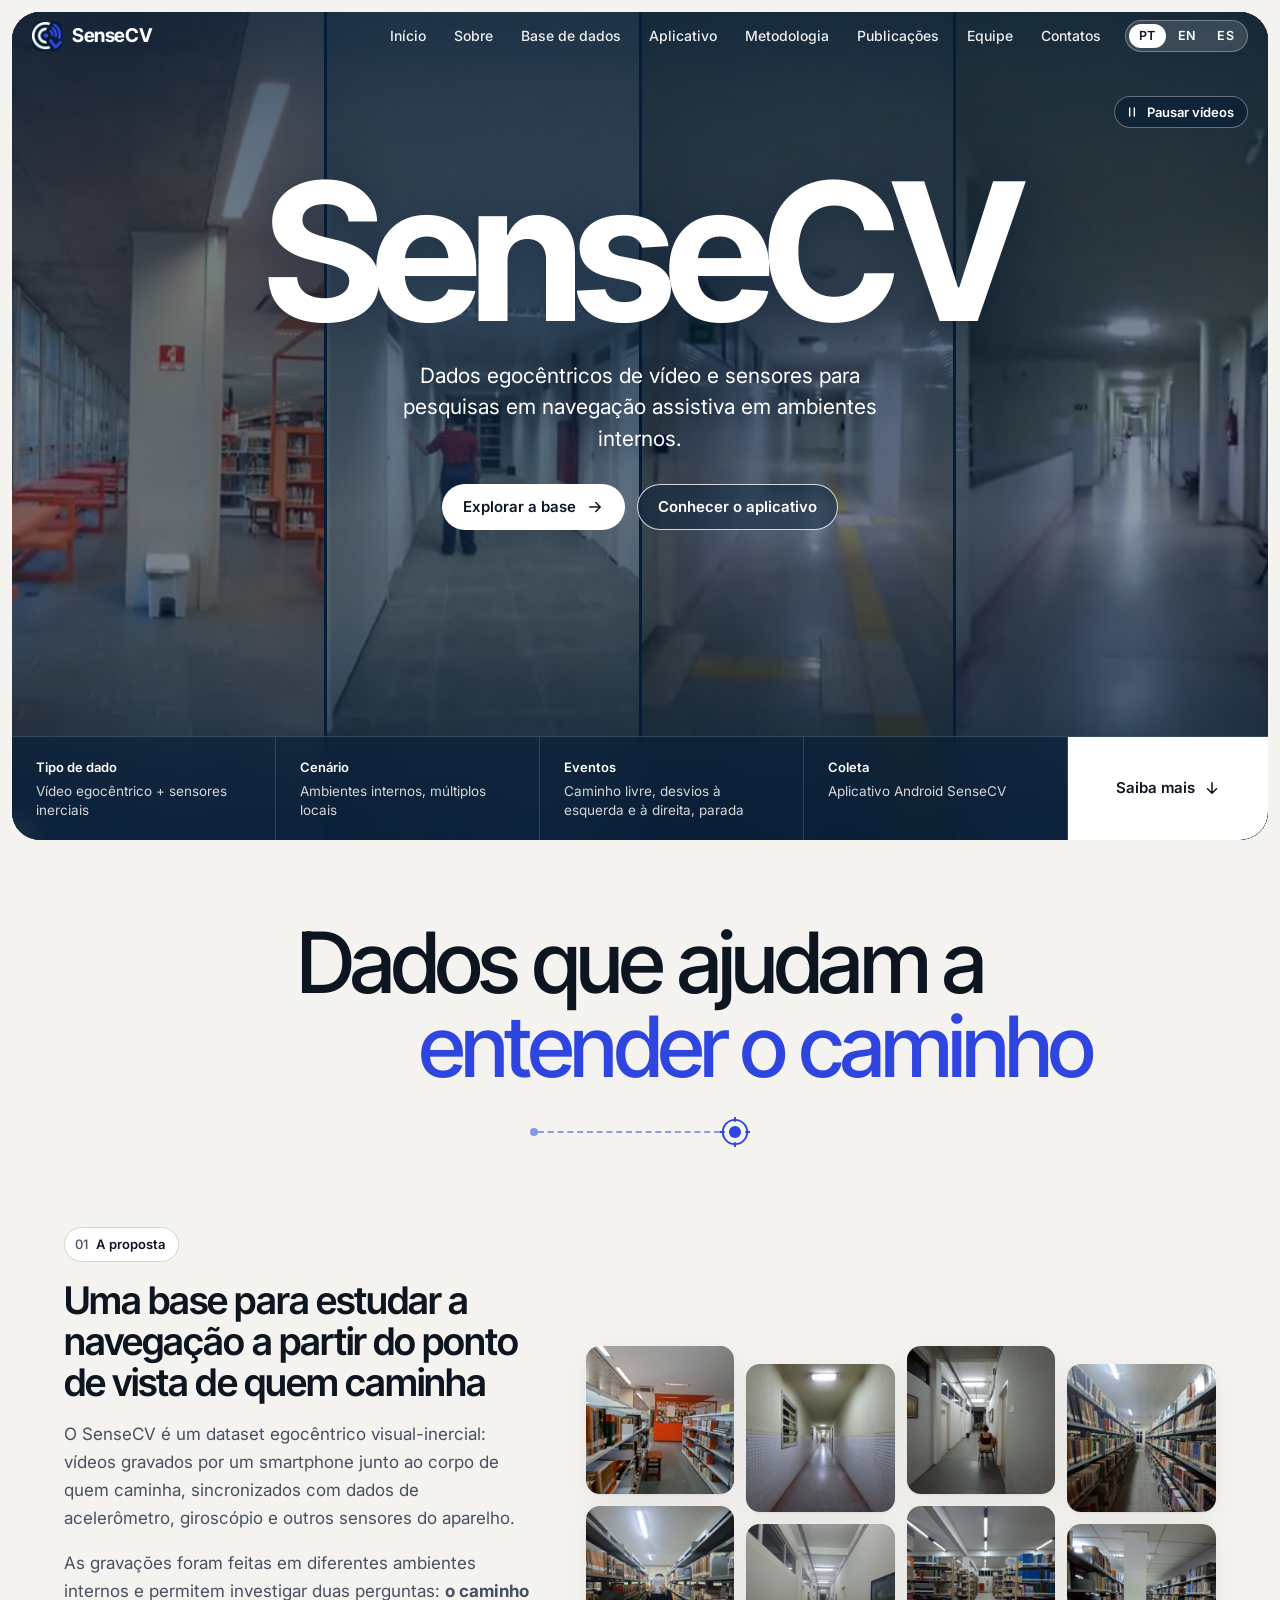
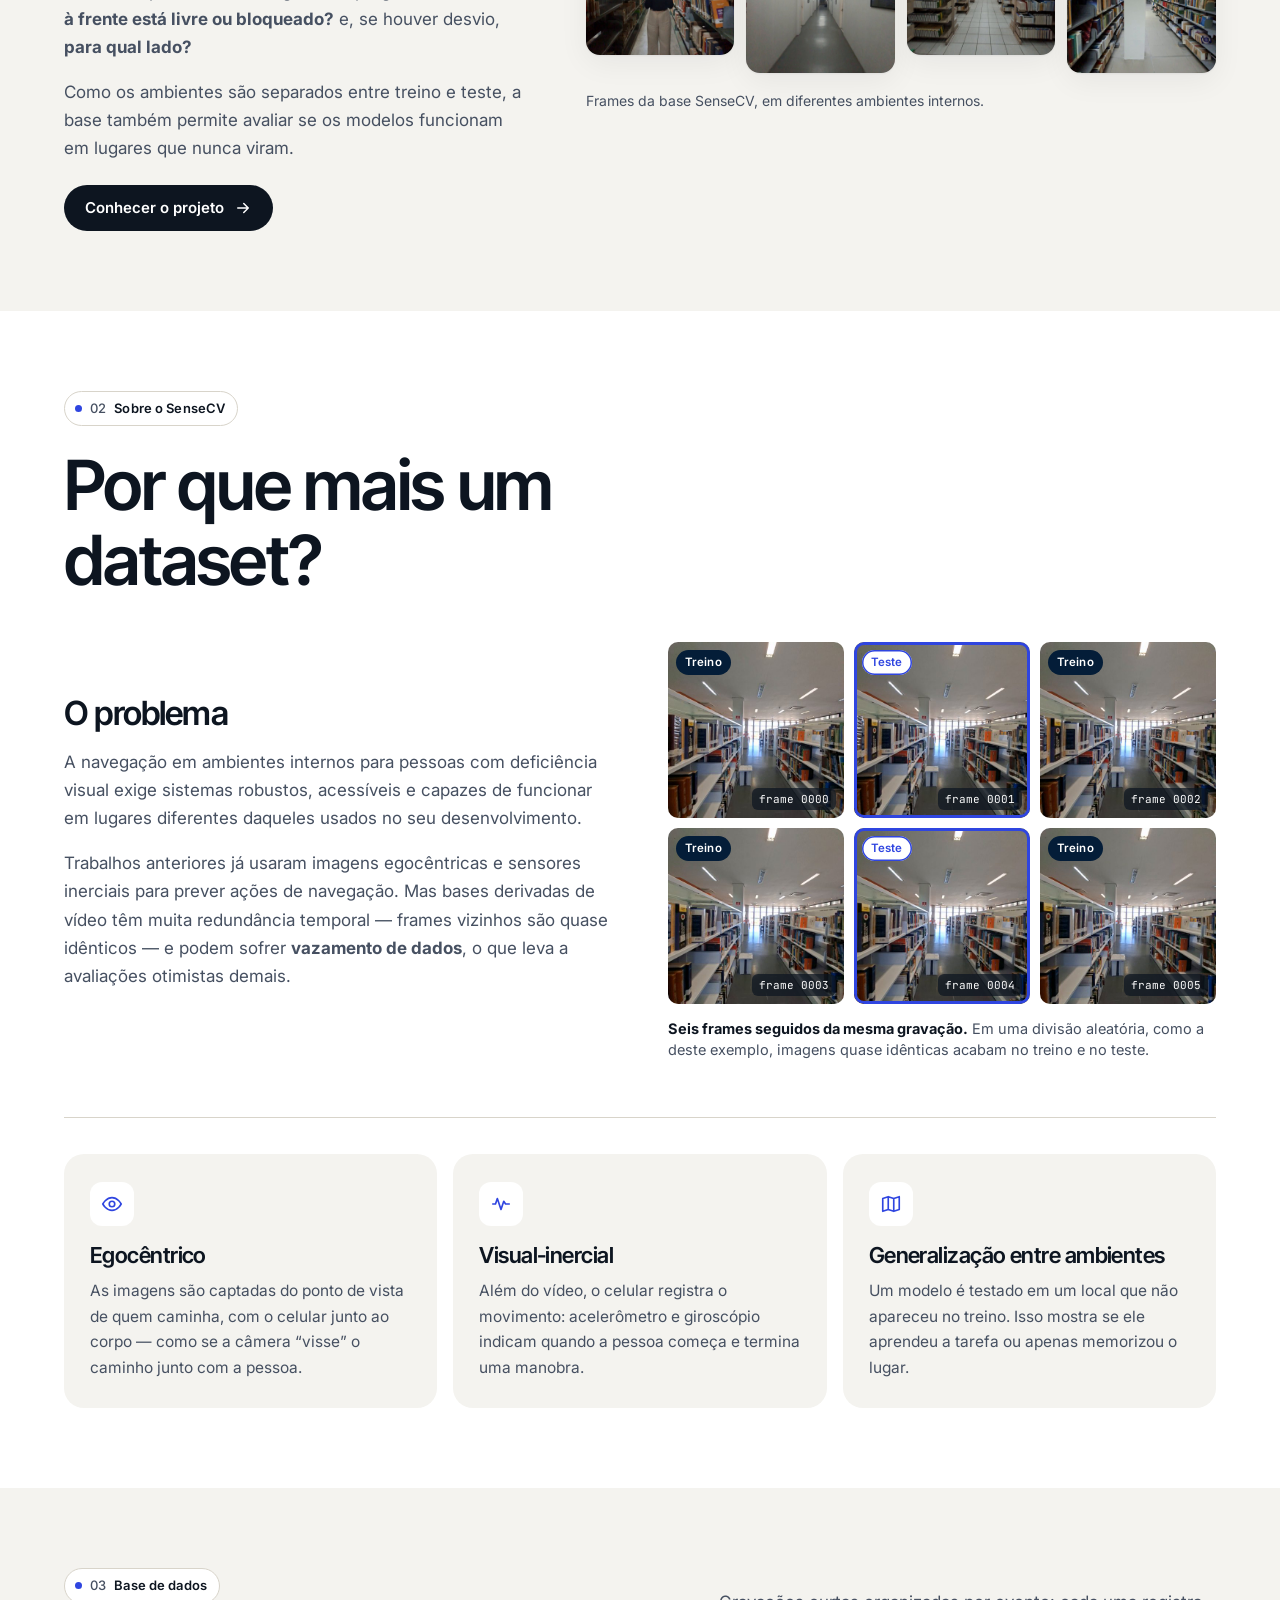
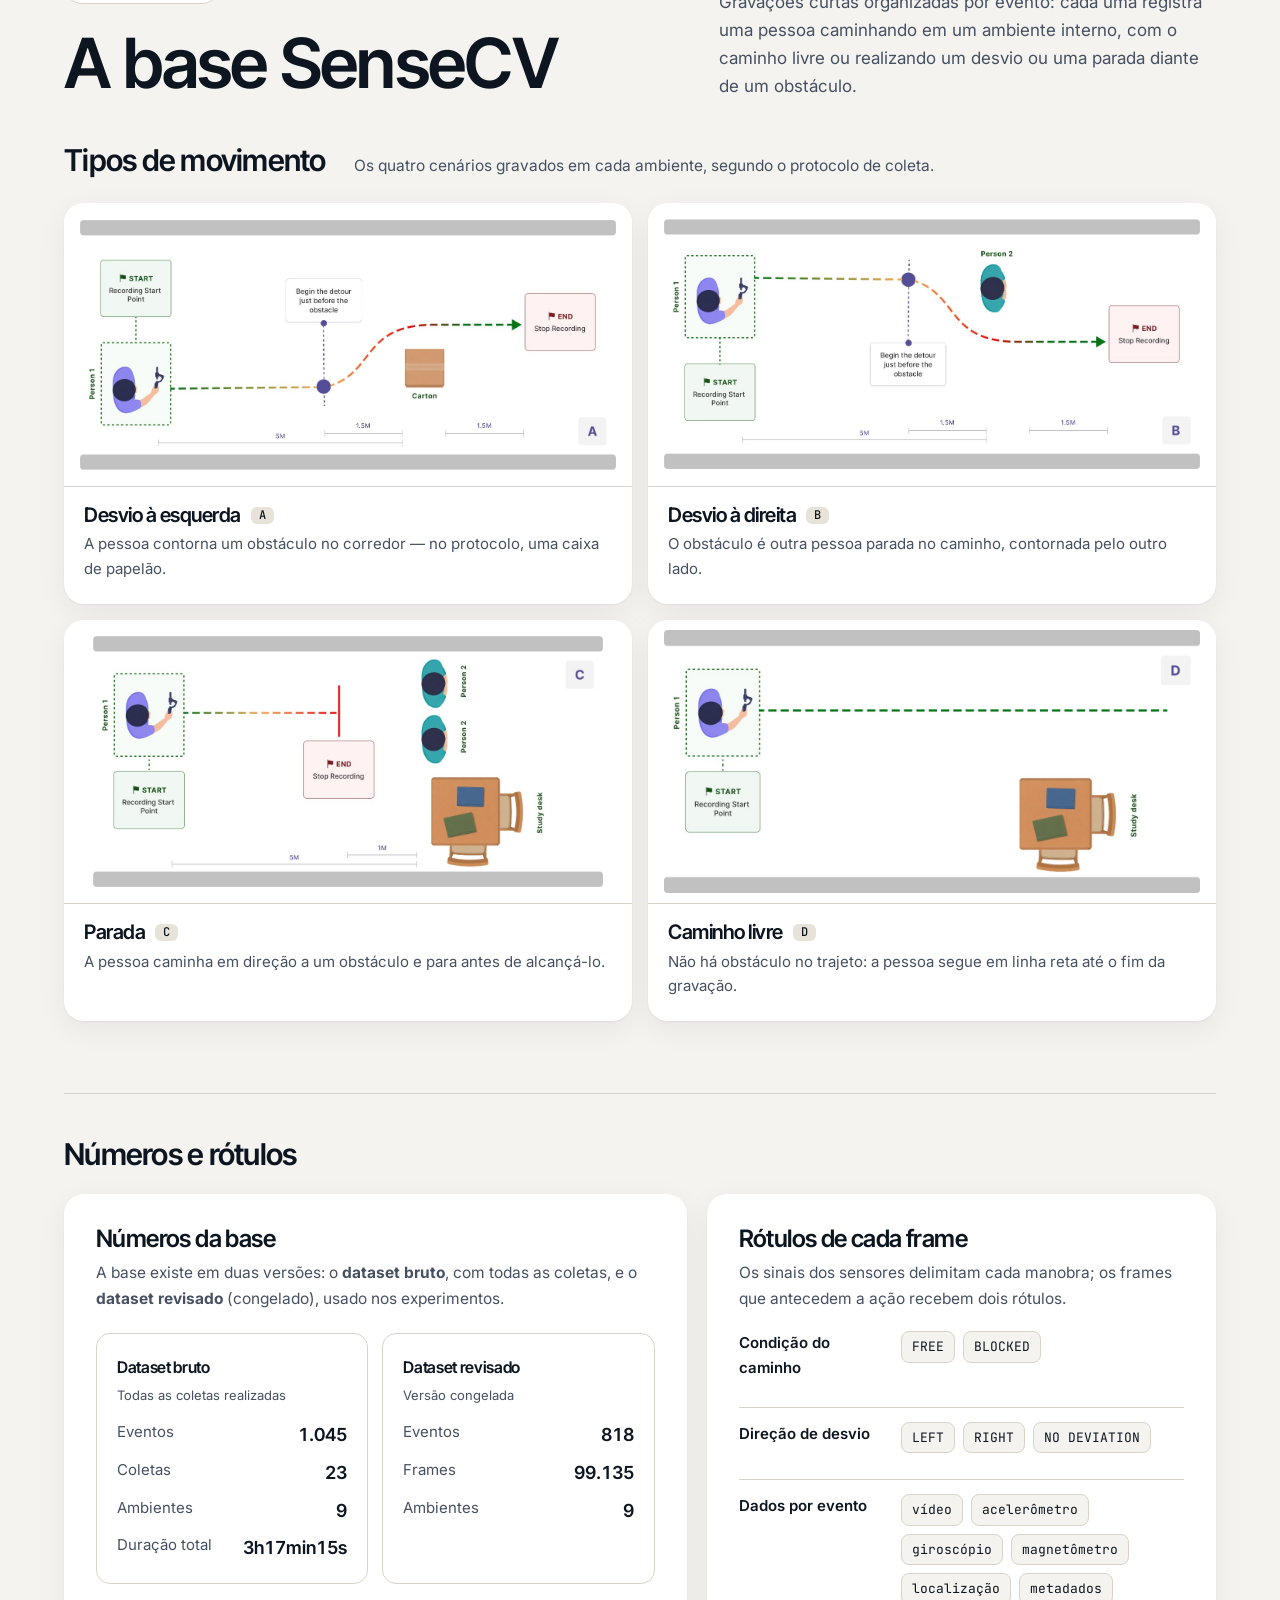
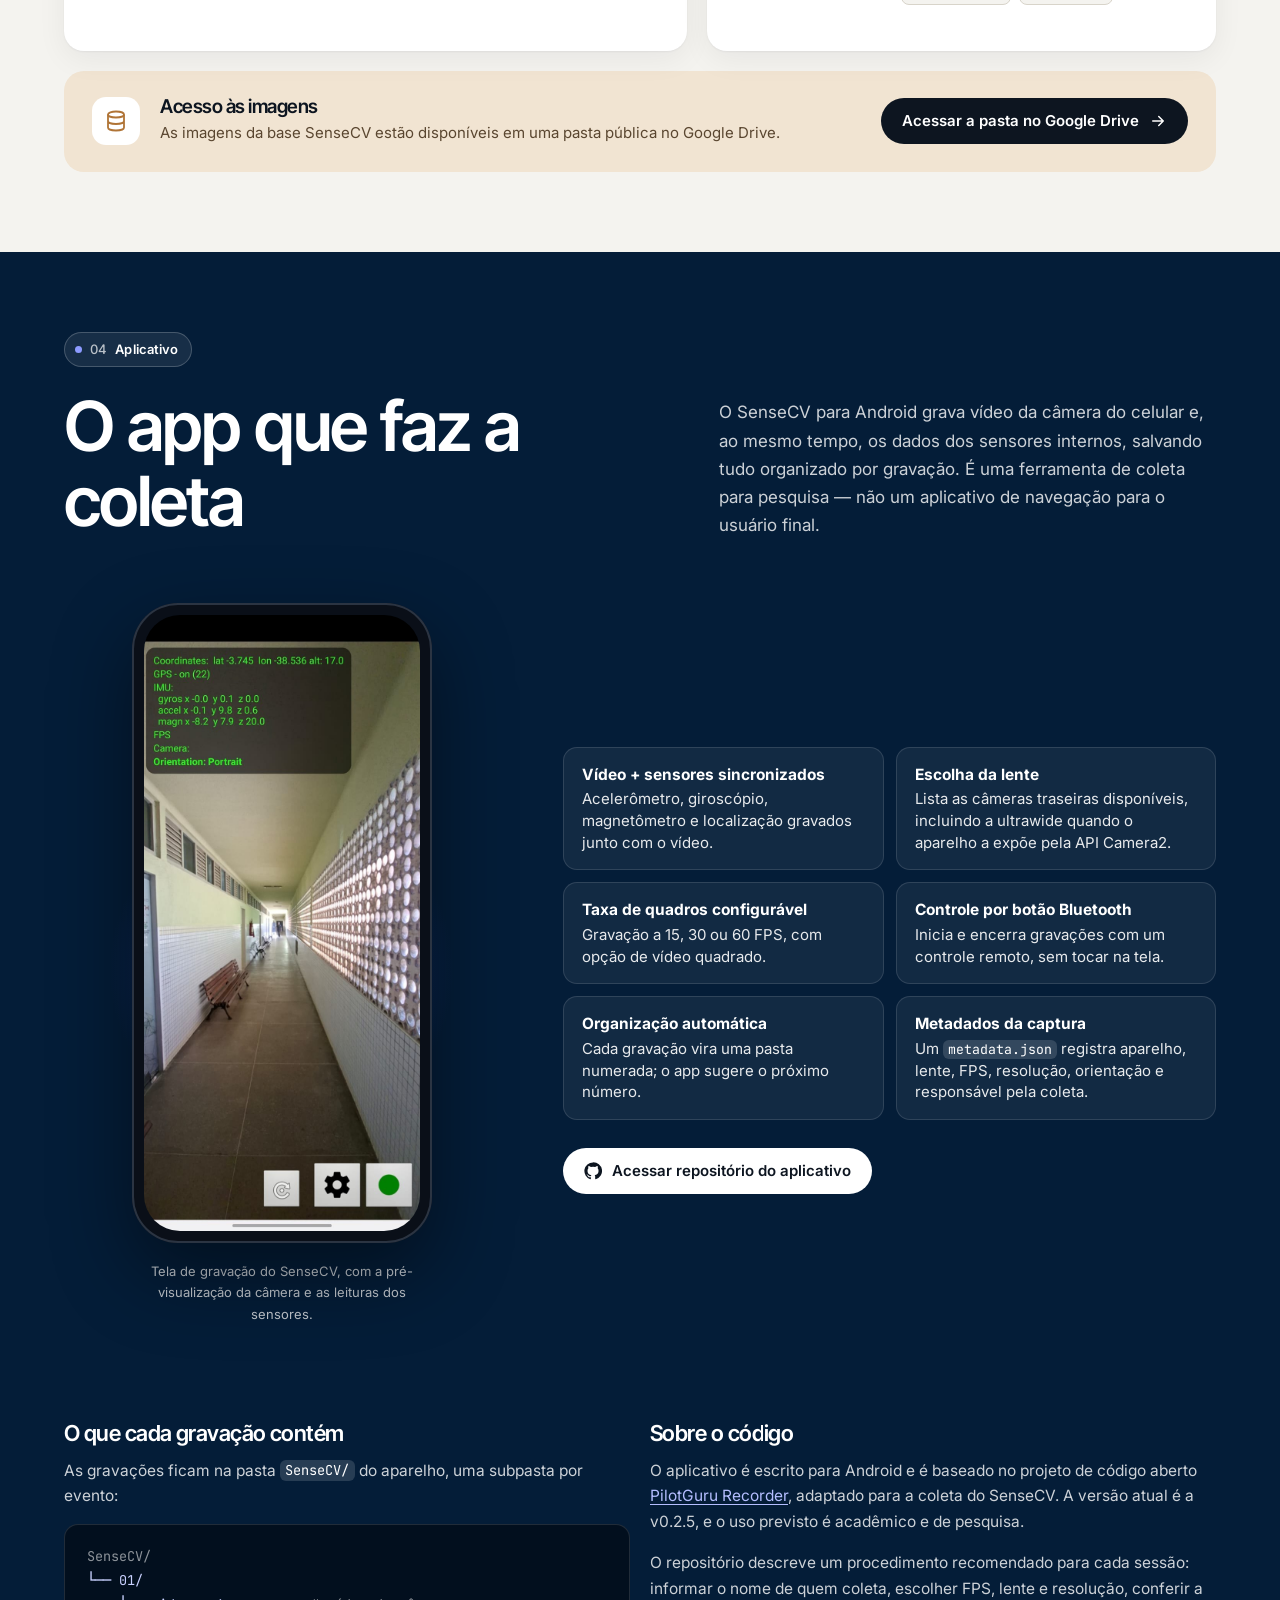
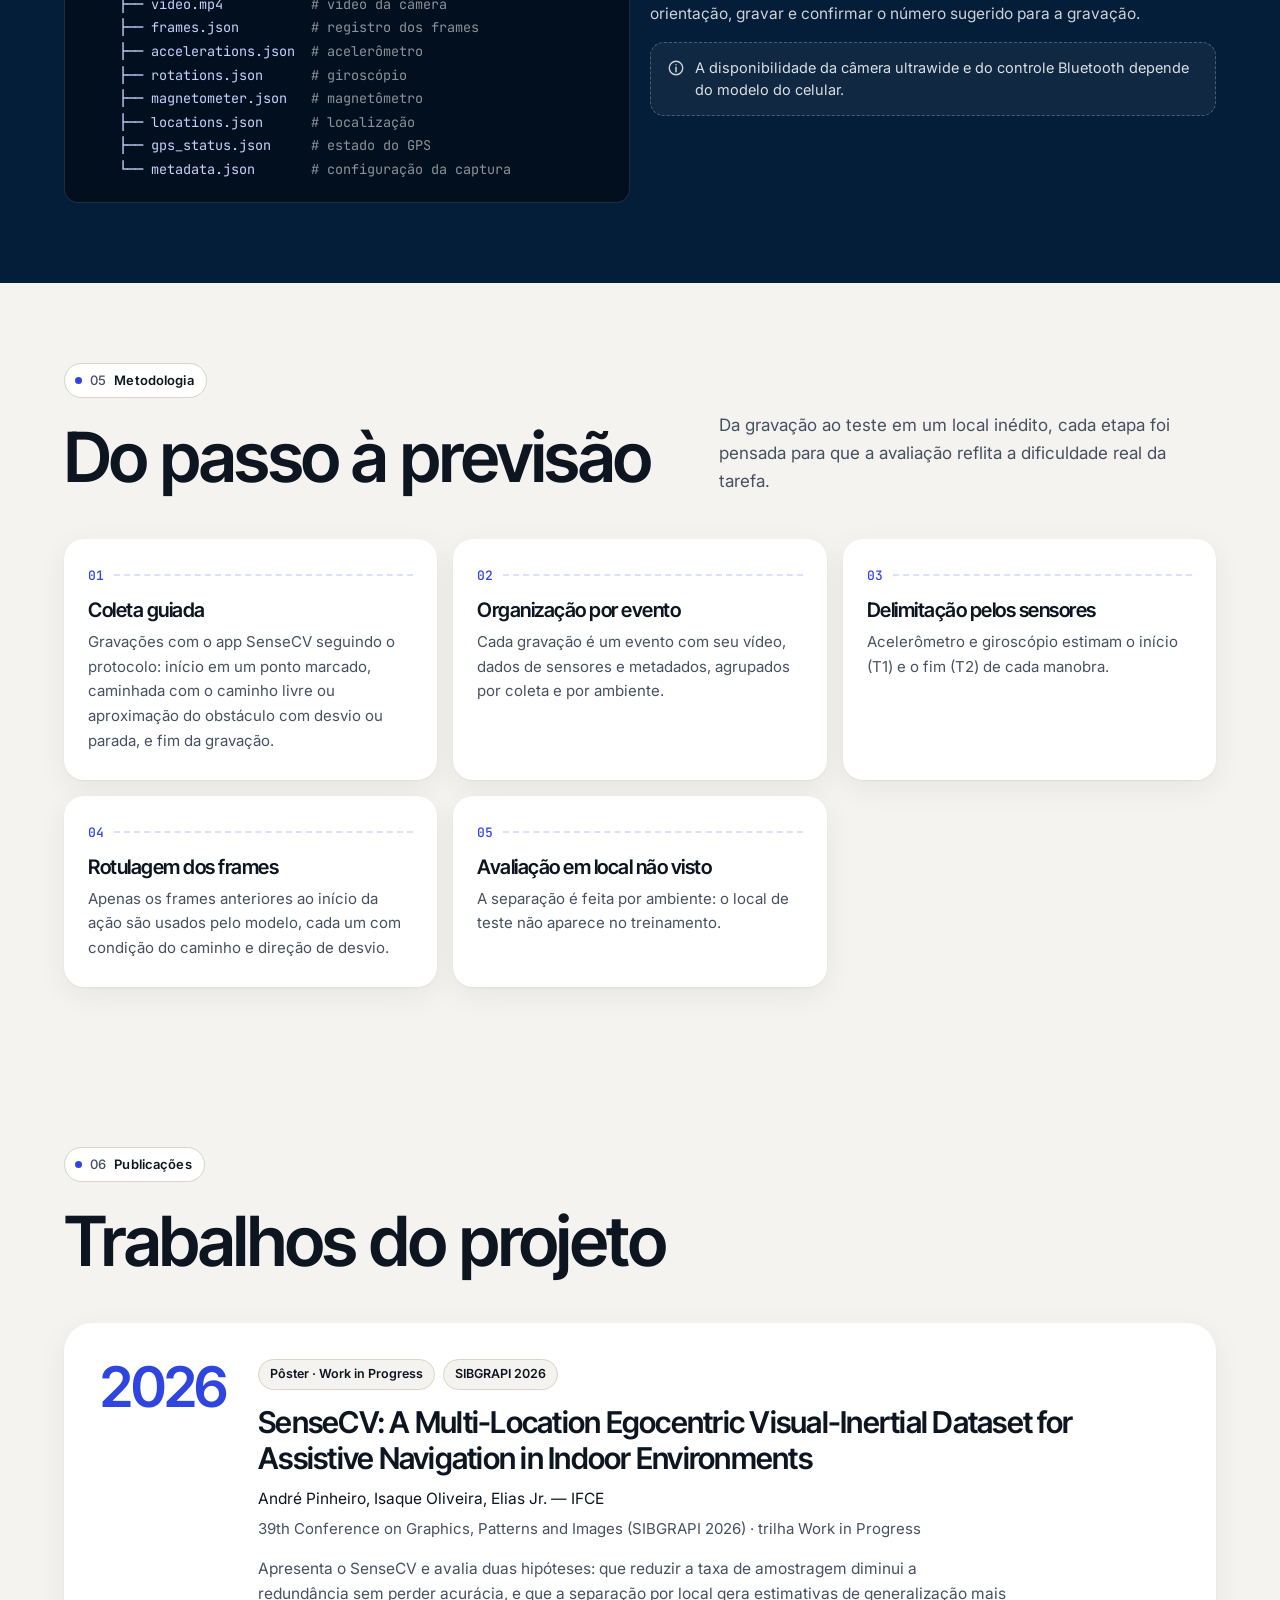
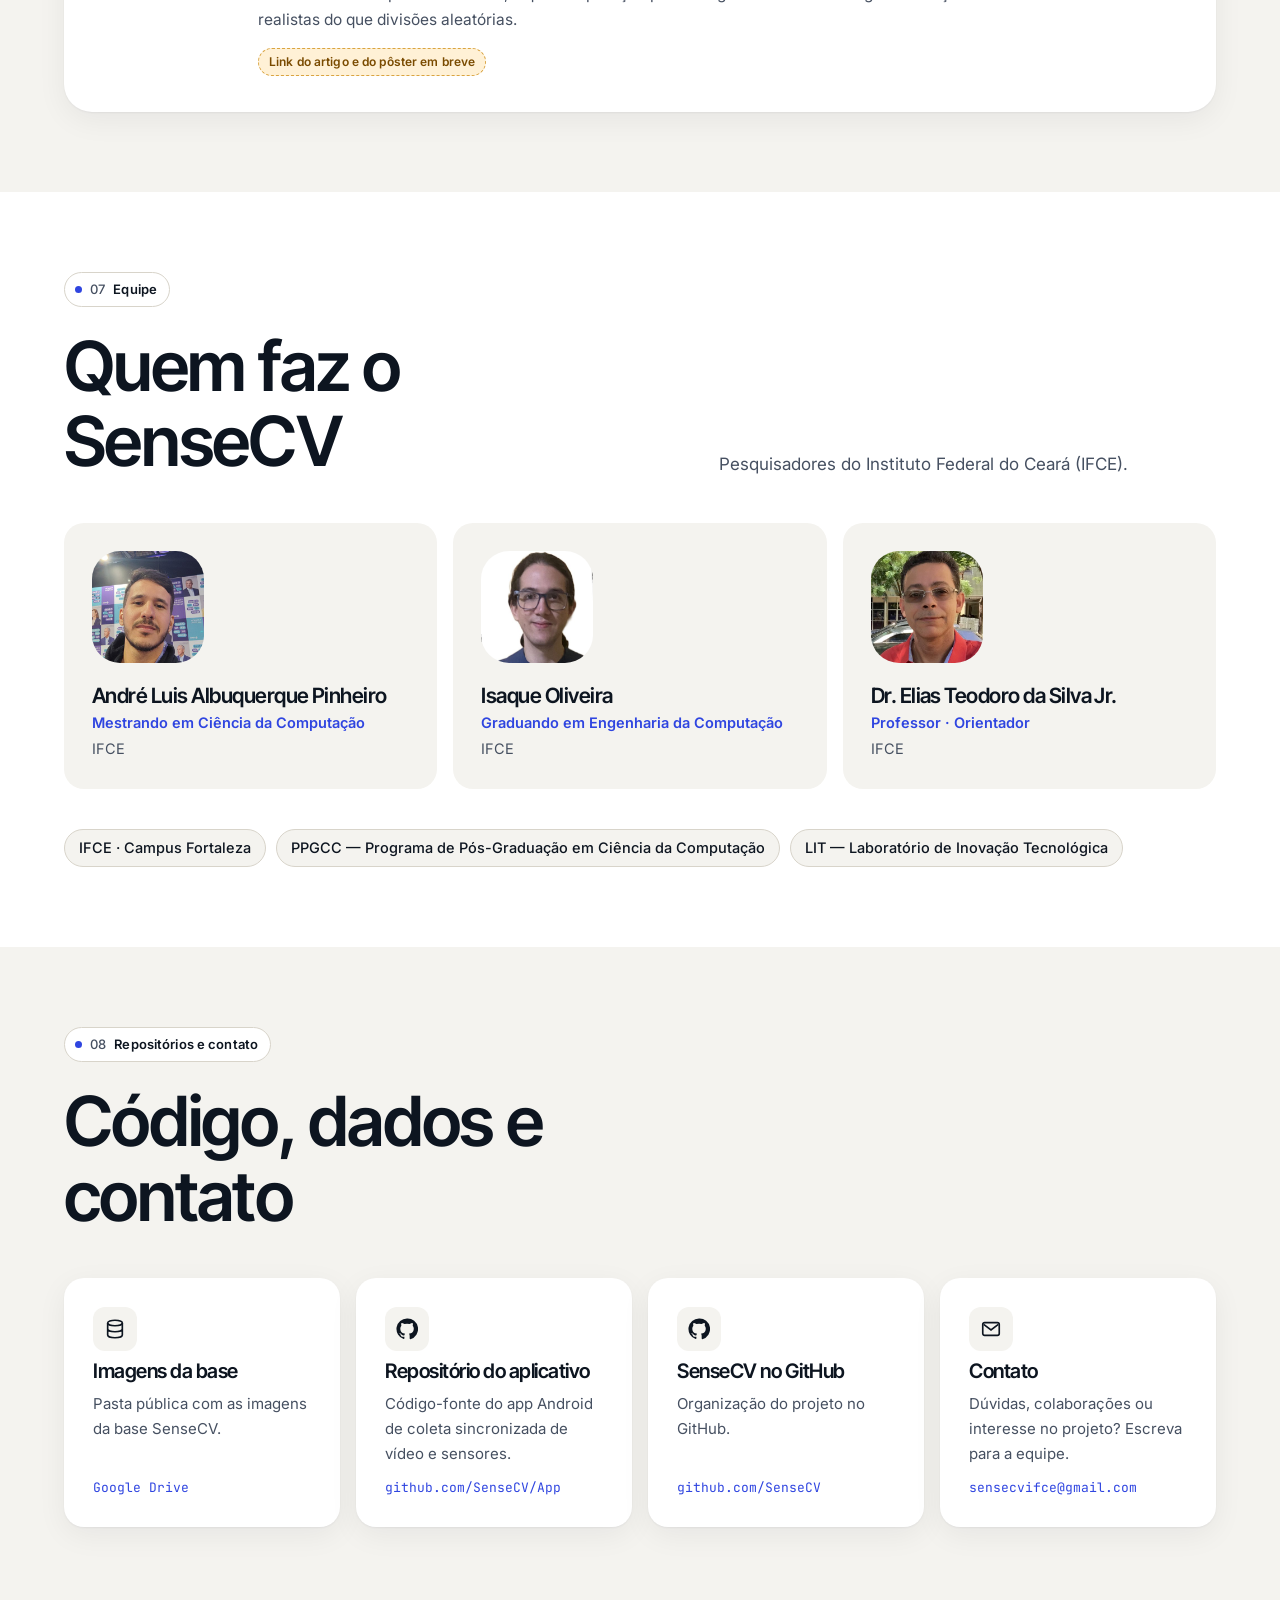
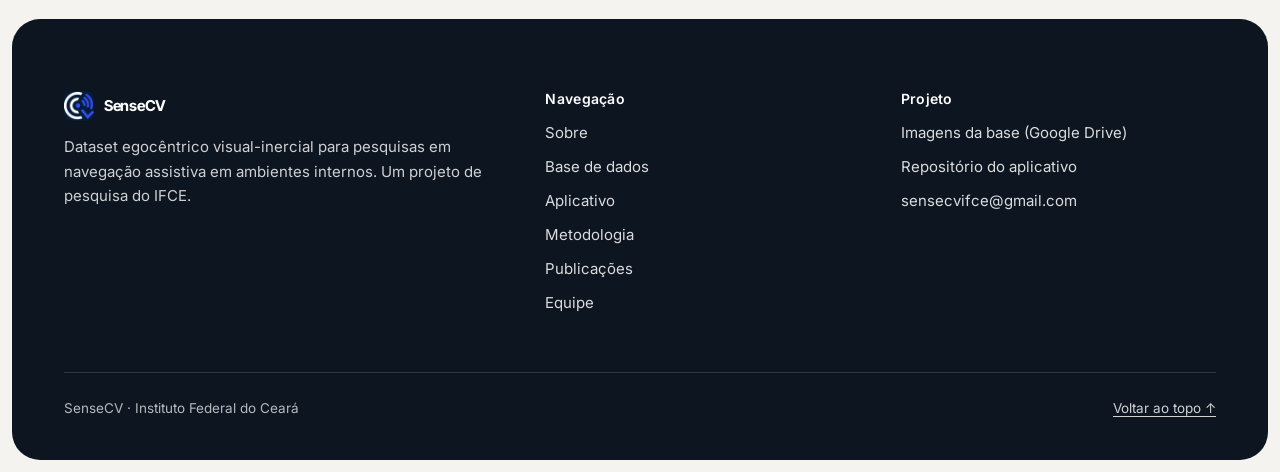
<file: index.html>
<!DOCTYPE html>
<html lang="pt-BR">
<head>
<meta charset="utf-8">
<meta name="viewport" content="width=device-width, initial-scale=1">
<title>SenseCV</title>
<meta name="description" content="SenseCV: dataset egocêntrico visual-inercial, coletado em múltiplos ambientes internos, para pesquisas em navegação assistiva. Projeto de pesquisa do IFCE.">
<link rel="icon" type="image/png" href="assets/sensecv-icone.png">
<link rel="preconnect" href="https://fonts.googleapis.com">
<link rel="preconnect" href="https://fonts.gstatic.com" crossorigin>
<link href="https://fonts.googleapis.com/css2?family=Inter+Tight:wght@500;600;700&family=Inter:wght@400;500;600&family=JetBrains+Mono:wght@400;500&display=swap" rel="stylesheet">
<style>
/* =========================================================
   SenseCV — tokens de design
   ========================================================= */
:root{
  --paper:#F4F3EF;      /* fundo principal (off-white) */
  --surface:#FFFFFF;
  --sand:#E8E3D8;       /* superfícies quentes */
  --ink:#0D1520;        /* texto principal */
  --ink-2:#465061;      /* texto secundário (contraste ~7.5:1 no paper) */
  --line:#D8D4CA;
  --navy:#041D38;       /* do ícone do aplicativo */
  --navy-2:#0B2B4F;
  --blue:#2F45E0;       /* acento do ícone (ajustado p/ contraste) */
  --blue-soft:#DCE0FD;
  --ochre:#B07436;      /* tom terroso, uso decorativo */
  --ochre-soft:#F1E4D2;
  --warn:#7A4B00; --warn-bg:#FFF1D6;
  --radius-xl:28px; --radius-l:20px; --radius-m:14px; --radius-s:10px;
  --shadow:0 1px 2px rgba(13,21,32,.05),0 8px 30px rgba(13,21,32,.06);
  --display:"Inter Tight",system-ui,-apple-system,"Segoe UI",sans-serif;
  --body:"Inter",system-ui,-apple-system,"Segoe UI",sans-serif;
  --mono:"JetBrains Mono",ui-monospace,SFMono-Regular,Menlo,monospace;
  --wrap:1200px;
}
*,*::before,*::after{box-sizing:border-box}
html{scroll-behavior:smooth;scroll-padding-top:84px;-webkit-text-size-adjust:100%}
body{margin:0;background:var(--paper);color:var(--ink);font-family:var(--body);font-size:17px;line-height:1.65;-webkit-font-smoothing:antialiased}
img{max-width:100%;display:block}
a{color:var(--blue);text-underline-offset:3px}
a:hover{color:var(--navy)}
h1,h2,h3,h4{font-family:var(--display);line-height:1.08;letter-spacing:-.025em;margin:0;color:var(--ink)}
p{margin:0 0 1em}
code{font-family:var(--mono);font-size:.88em;background:var(--sand);padding:.1em .4em;border-radius:6px}
:focus-visible{outline:3px solid var(--blue);outline-offset:3px;border-radius:6px}
.sr-only{position:absolute!important;width:1px;height:1px;padding:0;margin:-1px;overflow:hidden;clip:rect(0,0,0,0);white-space:nowrap;border:0}
.skip{position:absolute;left:16px;top:-60px;z-index:100;background:var(--ink);color:#fff;padding:10px 16px;border-radius:10px;font-weight:600;text-decoration:none}
.skip:focus{top:16px;color:#fff}
.wrap{max-width:var(--wrap);margin:0 auto;padding:0 24px}
section{padding:80px 0}
@media (max-width:720px){section{padding:56px 0}body{font-size:16px}}

/* ---------- elementos reutilizáveis ---------- */
.pill{display:inline-flex;align-items:center;gap:8px;font-size:13px;font-weight:600;letter-spacing:.01em;color:var(--ink);background:var(--surface);border:1px solid var(--line);padding:6px 12px 6px 10px;border-radius:999px}
.pill .dot{width:7px;height:7px;border-radius:50%;background:var(--blue)}
.pill .num{color:var(--ink-2);font-weight:500}
.btn{display:inline-flex;align-items:center;gap:10px;font-family:var(--body);font-weight:600;font-size:15px;text-decoration:none;padding:13px 20px;border-radius:999px;border:1.5px solid transparent;transition:transform .2s ease,background .2s ease,color .2s ease;cursor:pointer;line-height:1.2}
.btn svg{width:18px;height:18px;flex:none}
.btn-dark{background:var(--ink);color:#fff}
.btn-dark:hover{background:var(--navy-2);color:#fff;transform:translateY(-1px)}
.btn-light{background:#fff;color:var(--ink)}
.btn-light:hover{background:var(--blue-soft);color:var(--ink);transform:translateY(-1px)}
.btn-ghost{border-color:currentColor;color:var(--ink);background:transparent}
.btn-ghost:hover{background:var(--ink);color:#fff}
.btn-ghost-light{border-color:rgba(255,255,255,.8);color:#fff;background:rgba(4,29,56,.45);backdrop-filter:blur(6px)}
.btn-ghost-light:hover{background:#fff;color:var(--ink)}
.eyebrow{margin-bottom:22px}
.lede{font-size:clamp(18px,1.6vw,21px);color:var(--ink-2);max-width:62ch}
.section-head{display:grid;grid-template-columns:1.1fr .9fr;gap:48px;align-items:end;margin-bottom:44px}
.section-head h2{font-size:clamp(38px,5.4vw,72px);font-weight:600}
.section-head p{color:var(--ink-2);margin:0}
@media (max-width:860px){.section-head{grid-template-columns:1fr;gap:20px;margin-bottom:40px}}
.note{display:flex;gap:10px;align-items:flex-start;font-size:14.5px;color:var(--ink-2);background:var(--surface);border:1px dashed var(--line);border-radius:var(--radius-m);padding:14px 16px;line-height:1.5}
.note svg{flex:none;width:18px;height:18px;margin-top:2px;color:var(--ink-2)}
.badge-check{display:inline-flex;align-items:center;gap:6px;font-size:12px;font-weight:600;color:var(--warn);background:var(--warn-bg);border:1px dashed #D9A441;border-radius:999px;padding:3px 10px;letter-spacing:.01em}

/* motivo gráfico: trajetória tracejada com alvo (inspirado na referência) */
.route{display:flex;align-items:center;gap:0;color:var(--blue)}
.route .start{width:8px;height:8px;border-radius:50%;background:currentColor;opacity:.55}
.route .track{height:0;border-top:2px dashed currentColor;opacity:.5;flex:1;min-width:60px}
.route .target{width:30px;height:30px;flex:none}

/* =========================================================
   Cabeçalho / navegação
   ========================================================= */
.site-header{position:fixed;inset:0 0 auto 0;z-index:50;transition:background .3s ease,box-shadow .3s ease}
.site-header.scrolled{background:rgba(244,243,239,.92);backdrop-filter:saturate(1.4) blur(12px);-webkit-backdrop-filter:saturate(1.4) blur(12px);box-shadow:0 1px 0 var(--line)}
.nav{display:flex;align-items:center;gap:12px;height:72px;max-width:1400px;margin:0 auto;padding:0 32px}
.brand{display:flex;align-items:center;gap:10px;text-decoration:none;color:#fff;font-family:var(--display);font-weight:700;font-size:19px;letter-spacing:-.02em}
.brand img{width:30px;height:30px;border-radius:8px}
.site-header.scrolled .brand{color:var(--ink)}
.nav-links{display:flex;gap:4px;list-style:none;margin:0 0 0 auto;padding:0}
.nav-links a{display:block;color:rgba(255,255,255,.92);text-decoration:none;font-size:14px;font-weight:500;padding:8px 12px;border-radius:999px;transition:background .2s}
.nav-links a:hover{background:rgba(255,255,255,.14);color:#fff}
.site-header.scrolled .nav-links a{color:var(--ink-2)}
.site-header.scrolled .nav-links a:hover{background:var(--sand);color:var(--ink)}
.site-header.scrolled .nav-links a[aria-current="true"]{background:var(--ink);color:#fff}
.lang{display:inline-flex;gap:2px;padding:3px;border-radius:999px;background:rgba(255,255,255,.14);border:1px solid rgba(255,255,255,.3);flex:none}
.lang button{font:600 12.5px var(--body);letter-spacing:.03em;color:#fff;background:transparent;border:0;border-radius:999px;padding:6px 10px;cursor:pointer;line-height:1}
.lang button:hover{background:rgba(255,255,255,.2)}
.lang button[aria-pressed="true"]{background:#fff;color:var(--ink)}
.site-header.scrolled .lang{background:var(--surface);border-color:var(--line)}
.site-header.scrolled .lang button{color:var(--ink-2)}
.site-header.scrolled .lang button:hover{background:var(--sand);color:var(--ink)}
.site-header.scrolled .lang button[aria-pressed="true"]{background:var(--ink);color:#fff}
@media (max-width:440px){.lang button{padding:6px 7px;font-size:12px}.menu-btn{padding:9px 11px}.brand{font-size:17px;gap:7px}}
.menu-btn{display:none;align-items:center;gap:8px;background:rgba(255,255,255,.14);color:#fff;border:1px solid rgba(255,255,255,.35);border-radius:999px;padding:9px 14px;font:600 14px var(--body);cursor:pointer}
.menu-btn svg{width:18px;height:18px}
.site-header.scrolled .menu-btn{background:var(--surface);color:var(--ink);border-color:var(--line)}
@media (max-width:1240px){.nav-links a{padding:8px 9px;font-size:13.5px}}
@media (max-width:1080px){
  .menu-btn{display:inline-flex;order:3}
  .lang{order:2;margin-left:auto}
  .nav{padding:0 18px;gap:8px}
  .nav-links{position:fixed;top:72px;left:12px;right:12px;flex-direction:column;background:var(--surface);border:1px solid var(--line);border-radius:var(--radius-l);padding:10px;box-shadow:var(--shadow);display:none;max-height:calc(100vh - 90px);overflow:auto}
  .nav-links.open{display:flex}
  .nav-links a,.site-header.scrolled .nav-links a{color:var(--ink);font-size:16px;padding:12px 14px}
  .nav-links a:hover{background:var(--sand)}
}

/* =========================================================
   Hero
   ========================================================= */
.hero{padding:12px 12px 0}
.hero-frame{position:relative;border-radius:var(--radius-xl);overflow:hidden;min-height:min(92vh,880px);background:var(--navy);color:#fff;display:flex;flex-direction:column}
.hero-reel{position:absolute;inset:0;display:grid;grid-template-columns:repeat(4,1fr);gap:3px;background:var(--navy)}
.hero-reel .reel{width:100%;height:100%;min-height:0;object-fit:cover;display:block;background:var(--navy-2)}
.hero-shade{position:absolute;inset:0;background:radial-gradient(ellipse 70% 45% at 50% 42%,rgba(4,29,56,.5),rgba(4,29,56,0) 75%),linear-gradient(180deg,rgba(4,29,56,.78) 0%,rgba(4,29,56,.5) 30%,rgba(4,29,56,.42) 60%,rgba(4,29,56,.8) 100%)}
.reel-toggle{position:absolute;right:20px;top:84px;z-index:2;display:inline-flex;align-items:center;gap:8px;font:600 13px var(--body);color:#fff;background:rgba(4,29,56,.55);border:1px solid rgba(255,255,255,.35);padding:7px 13px 7px 10px;border-radius:999px;cursor:pointer;backdrop-filter:blur(6px);-webkit-backdrop-filter:blur(6px)}
.reel-toggle:hover{background:rgba(4,29,56,.8)}
.reel-toggle svg{width:14px;height:14px}
.reel-toggle .ic-play{display:none}
.reel-toggle[aria-pressed="true"] .ic-play{display:block}
.reel-toggle[aria-pressed="true"] .ic-pause{display:none}
@media (max-width:900px){.hero-reel{grid-template-columns:1fr 1fr;grid-template-rows:1fr 1fr}.reel-toggle{right:14px;top:80px}}
.hero-content{position:relative;flex:1;display:flex;flex-direction:column;align-items:center;justify-content:flex-start;text-align:center;padding:clamp(120px,17vh,170px) 24px 40px}
.hero h1{font-size:clamp(76px,15vw,210px);font-weight:700;letter-spacing:-.055em;line-height:.9;color:#fff;text-shadow:0 2px 40px rgba(4,29,56,.35)}
.hero .tagline{font-size:clamp(17px,1.7vw,21px);max-width:40ch;margin:22px auto 30px;color:#fff;text-shadow:0 1px 18px rgba(4,29,56,.6);line-height:1.5}
.hero-ctas{display:flex;gap:12px;flex-wrap:wrap;justify-content:center}
.hero-strip{position:relative;display:grid;grid-template-columns:repeat(4,1fr) 200px;background:rgba(4,29,56,.55);backdrop-filter:blur(14px);-webkit-backdrop-filter:blur(14px);border-top:1px solid rgba(255,255,255,.16)}
.hero-strip dl{margin:0;display:contents}
.hero-strip .cell{padding:20px 24px;border-right:1px solid rgba(255,255,255,.14)}
.hero-strip dt{font-size:13px;font-weight:600;color:#fff;margin-bottom:4px}
.hero-strip dd{margin:0;font-size:13.5px;color:rgba(255,255,255,.82);line-height:1.4}
.hero-strip .go{display:flex;align-items:center;justify-content:center;gap:8px;background:#fff;color:var(--ink);text-decoration:none;font-weight:600;font-size:15px}
.hero-strip .go:hover{background:var(--blue-soft)}
.hero-strip .go svg{width:18px;height:18px}
@media (max-width:900px){
  .hero-strip{grid-template-columns:1fr 1fr}
  .hero-strip .cell{border-bottom:1px solid rgba(255,255,255,.14)}
  .hero-strip .go{grid-column:1/-1;padding:18px}
}

/* =========================================================
   Introdução
   ========================================================= */
.intro{padding-top:80px}
.intro-head{text-align:center;margin-bottom:28px}
.big-statement{font-family:var(--display);font-weight:500;font-size:clamp(40px,6.6vw,92px);letter-spacing:-.045em;line-height:1;margin:0}
.big-statement .l1{display:block}
.big-statement .l2{display:block;padding-left:min(18vw,230px)}
.big-statement em{font-style:normal;color:var(--blue)}
.intro .route{max-width:220px;margin:28px auto 0}
.intro-grid{display:grid;grid-template-columns:.85fr 1.15fr;gap:56px;align-items:center;margin-top:80px}
.intro-copy h3{font-size:clamp(28px,3vw,38px);font-weight:600;margin:18px 0 16px}
.intro-copy p{color:var(--ink-2)}
.frames{margin:0}
.frames-grid{display:grid;grid-template-columns:repeat(4,1fr);gap:12px}
.frames .frame{width:100%;height:auto;aspect-ratio:1;object-fit:cover;border-radius:var(--radius-m);box-shadow:var(--shadow);background:var(--sand)}
.frames .frame:nth-child(even){transform:translateY(18px)}
.frames figcaption{margin-top:34px;font-size:14px;color:var(--ink-2)}
@media (max-width:900px){.intro-grid{grid-template-columns:1fr;gap:40px}}
@media (max-width:560px){.frames-grid{grid-template-columns:1fr 1fr}.frames .frame:nth-child(even){transform:none}.frames figcaption{margin-top:14px}.big-statement .l2{padding-left:0}.big-statement{font-size:clamp(34px,10vw,44px)}}

/* =========================================================
   Sobre
   ========================================================= */
#sobre{background:var(--surface)}
.about-grid{display:grid;grid-template-columns:1fr 1fr;gap:20px}
.about-problem{grid-column:1/-1;display:grid;grid-template-columns:1fr 1fr;gap:56px;align-items:center;padding-bottom:56px;border-bottom:1px solid var(--line);margin-bottom:36px}
.about-problem h3{font-size:clamp(26px,2.6vw,34px);font-weight:600;margin-bottom:16px}
.about-problem p{color:var(--ink-2)}
.leak-fig{margin:0}
.leak-grid{list-style:none;margin:0;padding:0;display:grid;grid-template-columns:repeat(3,1fr);gap:10px}
.leak-cell{position:relative;border-radius:var(--radius-s);overflow:hidden;background:var(--sand)}
.leak-cell img{width:100%;height:auto;aspect-ratio:1;object-fit:cover}
.leak-cell .set{position:absolute;top:8px;left:8px;font-size:11.5px;font-weight:600;padding:3px 9px;border-radius:999px;letter-spacing:.01em}
.leak-cell.tr .set{background:var(--navy);color:#fff}
.leak-cell.te .set{background:#fff;color:var(--blue);box-shadow:inset 0 0 0 1.5px var(--blue)}
.leak-cell.te::after{content:"";position:absolute;inset:0;border:3px solid var(--blue);border-radius:inherit;pointer-events:none}
.leak-cell .fn{position:absolute;right:8px;bottom:8px;font-family:var(--mono);font-size:11px;color:#fff;background:rgba(13,21,32,.72);padding:2px 7px;border-radius:6px}
.leak-fig figcaption{margin-top:14px;font-size:14.5px;color:var(--ink-2);line-height:1.5}
.leak-fig figcaption strong{color:var(--ink)}
.concepts{display:grid;grid-template-columns:repeat(3,1fr);gap:16px}
.concept{background:var(--paper);border-radius:var(--radius-l);padding:28px 26px}
.concept .ic{width:44px;height:44px;border-radius:12px;background:var(--surface);display:grid;place-items:center;margin-bottom:18px;color:var(--blue)}
.concept .ic svg{width:22px;height:22px}
.concept h3{font-size:22px;font-weight:600;margin-bottom:10px}
.concept p{color:var(--ink-2);font-size:15.5px;margin:0}
@media (max-width:900px){.about-problem{grid-template-columns:1fr;gap:24px}.concepts{grid-template-columns:1fr}}

/* =========================================================
   Base de dados
   ========================================================= */
.subhead{display:grid;grid-template-columns:auto 1fr;gap:8px 28px;align-items:baseline;margin-bottom:24px}
.subhead h3{font-size:clamp(24px,2.4vw,30px);font-weight:600}
.subhead p{margin:0;color:var(--ink-2);font-size:15.5px}
.subhead.divided{margin-top:72px;padding-top:44px;border-top:1px solid var(--line)}
@media (max-width:720px){.subhead{grid-template-columns:1fr}.subhead.divided{margin-top:52px;padding-top:36px}}
.events{display:grid;grid-template-columns:1fr 1fr;gap:16px;margin-bottom:0}
.event{margin:0;background:var(--surface);border-radius:var(--radius-l);overflow:hidden;box-shadow:var(--shadow);display:flex;flex-direction:column}
.event .img{background:#fff;aspect-ratio:2/1;display:grid;place-items:center;padding:10px;border-bottom:1px solid var(--line)}
.event .img{overflow:hidden}
.event .img{position:relative}
.event .img img{position:absolute;inset:10px;width:calc(100% - 20px);height:calc(100% - 20px);object-fit:contain}
.event figcaption{padding:18px 20px 22px}
.event figcaption h4{font-size:20px;font-weight:600;margin-bottom:6px;display:flex;gap:10px;align-items:center}
.event figcaption h4 span{font-family:var(--mono);font-size:12px;font-weight:500;background:var(--sand);padding:2px 8px;border-radius:6px;letter-spacing:0}
.event figcaption p{color:var(--ink-2);font-size:15px;margin:0}
.source{font-size:13px;color:var(--ink-2);margin-top:-36px;margin-bottom:56px}
@media (max-width:720px){.events{grid-template-columns:1fr}}

.data-grid{display:grid;grid-template-columns:1.1fr .9fr;gap:20px}
.panel{background:var(--surface);border-radius:var(--radius-l);padding:32px;box-shadow:var(--shadow)}
.panel h3,.panel h4{font-size:24px;font-weight:600;margin-bottom:8px}
.panel > p{color:var(--ink-2);font-size:15.5px}
.versions{display:grid;grid-template-columns:1fr 1fr;gap:14px;margin-top:22px}
.version{border:1px solid var(--line);border-radius:var(--radius-m);padding:20px}
.version h5{font-family:var(--display);letter-spacing:-.02em;margin:0;font-size:16px;font-weight:600;margin-bottom:4px}
.version .sub{font-size:13px;color:var(--ink-2);margin-bottom:14px}
.version dl{margin:0;display:grid;grid-template-columns:1fr auto;gap:8px 12px;font-size:15px}
.version dt{color:var(--ink-2)}
.version dd{margin:0;font-family:var(--display);font-weight:600;font-size:18px;text-align:right;font-variant-numeric:tabular-nums}
.check-row{display:flex;flex-wrap:wrap;gap:10px;align-items:center;margin-top:18px;font-size:13.5px;color:var(--ink-2)}
@media (max-width:900px){.data-grid{grid-template-columns:1fr}}
@media (max-width:520px){.versions{grid-template-columns:1fr}.panel{padding:24px}}

.labels{display:grid;gap:12px;margin-top:20px}
.label-row{display:grid;grid-template-columns:150px 1fr;gap:12px;align-items:start;padding:14px 0;border-top:1px solid var(--line)}
.label-row:first-child{border-top:0;padding-top:0}
.label-row .lk{font-weight:600;font-size:15px}
.chips{display:flex;flex-wrap:wrap;gap:8px}
.chip{font-family:var(--mono);font-size:13px;background:var(--paper);border:1px solid var(--line);border-radius:8px;padding:4px 10px}
@media (max-width:520px){.label-row{grid-template-columns:1fr;gap:8px}}

.access{margin-top:20px;display:grid;grid-template-columns:auto 1fr auto;gap:20px;align-items:center;background:var(--ochre-soft);border-radius:var(--radius-l);padding:26px 28px}
.access .ic{width:48px;height:48px;border-radius:14px;background:#fff;display:grid;place-items:center;color:var(--ochre)}
.access .ic svg{width:24px;height:24px}
.access h3{font-size:19px;font-weight:600;margin-bottom:4px}
.access p{margin:0;color:#5A4630;font-size:15px}
@media (max-width:760px){.access{grid-template-columns:auto 1fr}.access .btn{grid-column:1/-1;justify-content:center}}

/* =========================================================
   Aplicativo
   ========================================================= */
#aplicativo{background:var(--navy);color:#fff}
#aplicativo h2,#aplicativo h3{color:#fff}
#aplicativo .section-head p{color:rgba(255,255,255,.8)}
#aplicativo .pill{background:rgba(255,255,255,.08);border-color:rgba(255,255,255,.2);color:#fff}
#aplicativo .pill .num{color:rgba(255,255,255,.7)}
#aplicativo .pill .dot{background:#8D9BFF}
.app-grid{display:grid;grid-template-columns:.8fr 1.2fr;gap:64px;align-items:center}
.phone-stage{position:relative;display:grid;place-items:center;padding:20px 0}
.phone-stage::before{content:"";position:absolute;width:86%;aspect-ratio:1;border-radius:50%;background:radial-gradient(circle,rgba(55,76,241,.45),rgba(55,76,241,0) 65%)}
.phone{position:relative;width:min(300px,78vw);aspect-ratio:9/19.2;border-radius:46px;background:#0A0F18;padding:12px;box-shadow:0 30px 80px rgba(0,0,0,.45),inset 0 0 0 2px #2B3442}
.phone-screen{width:100%;height:100%;border-radius:36px;overflow:hidden;background:linear-gradient(170deg,#0B2B4F,#041D38);display:flex;flex-direction:column;align-items:center;justify-content:center;text-align:center;padding:28px 22px;position:relative}
.phone-screen::before{content:"";position:absolute;top:12px;left:50%;transform:translateX(-50%);width:84px;height:22px;border-radius:999px;background:#0A0F18}
.phone-screen.shot{padding:0;background:#000;display:block}
.phone-screen.shot::before{display:none}
.phone-screen.shot img{display:block;width:100%;height:100%;object-fit:cover;border-radius:0;margin:0;box-shadow:none}
.phone-screen img{width:96px;height:96px;border-radius:24px;margin-bottom:22px;box-shadow:0 10px 30px rgba(0,0,0,.35)}
.phone-screen .app-name{font-family:var(--display);font-size:28px;font-weight:700;letter-spacing:-.03em}
.phone-screen .app-ver{font-family:var(--mono);font-size:12px;color:rgba(255,255,255,.7);margin-top:4px}
.phone-screen .pending{margin-top:26px;font-size:12.5px;line-height:1.5;color:rgba(255,255,255,.85);border:1px dashed rgba(255,255,255,.35);border-radius:14px;padding:12px}
.phone-caption{margin-top:18px;font-size:13px;color:rgba(255,255,255,.75);text-align:center;max-width:34ch}
.features{display:grid;grid-template-columns:1fr 1fr;gap:12px;margin:0 0 28px;padding:0;list-style:none}
.features li{background:rgba(255,255,255,.06);border:1px solid rgba(255,255,255,.12);border-radius:var(--radius-m);padding:16px 18px;font-size:15px;line-height:1.45;color:rgba(255,255,255,.9)}
.features li strong{display:block;color:#fff;font-size:15.5px;margin-bottom:2px}
@media (max-width:620px){.features{grid-template-columns:1fr}}
.tree{font-family:var(--mono);font-size:13.5px;line-height:1.75;background:#020F1E;border:1px solid rgba(255,255,255,.12);border-radius:var(--radius-m);padding:20px 22px;margin:0;overflow:auto;color:#C9D1FF}
.tree .c{color:rgba(255,255,255,.55)}
.app-grid>*,.app-files>*,.data-grid>*,.method-detail>*,.intro-grid>*,.about-problem>*{min-width:0}
.app-files{display:grid;grid-template-columns:1fr 1fr;gap:20px;margin-top:64px}
.app-files h3{font-size:22px;font-weight:600;margin-bottom:12px}
.app-files p{color:rgba(255,255,255,.8);font-size:15.5px}
.repo-row{display:flex;flex-wrap:wrap;gap:12px;margin-top:8px}
#aplicativo a:not(.btn){color:#B5BEFF}
#aplicativo code{background:rgba(255,255,255,.14);color:#fff}
#aplicativo .note{background:rgba(255,255,255,.05);border-color:rgba(255,255,255,.25);color:rgba(255,255,255,.85)}
#aplicativo .note svg{color:rgba(255,255,255,.8)}
@media (max-width:900px){.app-grid,.app-files{grid-template-columns:1fr;gap:40px}}

/* =========================================================
   Metodologia
   ========================================================= */
.steps{list-style:none;margin:0;padding:0;display:grid;grid-template-columns:repeat(3,1fr);gap:16px;counter-reset:s}
.step{background:var(--surface);border-radius:var(--radius-l);padding:26px 24px;box-shadow:var(--shadow);position:relative}
.step .n{font-family:var(--mono);font-size:13px;color:var(--blue);font-weight:500;display:flex;align-items:center;gap:10px;margin-bottom:14px}
.step .n::after{content:"";flex:1;border-top:2px dashed var(--blue-soft)}
.step h3{font-size:20px;font-weight:600;margin-bottom:8px}
.step p{color:var(--ink-2);font-size:15px;margin:0}
@media (max-width:980px){.steps{grid-template-columns:1fr 1fr}}
@media (max-width:620px){.steps{grid-template-columns:1fr}}
.method-detail{display:grid;grid-template-columns:1.15fr .85fr;gap:20px;margin-top:20px}
.timeline-fig{margin:0}
.timeline-fig svg{width:100%;height:auto;display:block}
.timeline-fig figcaption{font-size:14px;color:var(--ink-2);margin-top:14px}
.formula{font-family:var(--mono);font-size:14.5px;background:var(--paper);border-radius:var(--radius-s);padding:14px 16px;line-height:1.9;margin:16px 0 0}
.leak{background:var(--ink);color:#fff}
.leak h3{color:#fff}
.leak p{color:rgba(255,255,255,.82)!important}
.compare{display:grid;gap:12px;margin-top:20px}
.compare div{border:1px solid rgba(255,255,255,.18);border-radius:var(--radius-m);padding:14px 16px;font-size:14.5px;color:rgba(255,255,255,.85);line-height:1.5}
.compare strong{color:#fff;display:flex;align-items:center;gap:8px;margin-bottom:2px}
.compare .sym{font-family:var(--mono);font-size:12px;padding:1px 7px;border-radius:6px}
.compare .bad .sym{background:#5B2A1A;color:#FFD9C7}
.compare .good .sym{background:#24357F;color:#DCE0FD}
@media (max-width:900px){.method-detail{grid-template-columns:1fr}}

/* =========================================================
   Publicações
   ========================================================= */
.pub{display:grid;grid-template-columns:auto 1fr;gap:32px;background:var(--surface);border-radius:var(--radius-xl);padding:36px;box-shadow:var(--shadow)}
.pub-year{font-family:var(--display);font-weight:600;font-size:56px;letter-spacing:-.04em;line-height:1;color:var(--blue)}
.pub-meta{display:flex;flex-wrap:wrap;gap:8px;margin-bottom:14px}
.pub-meta span{font-size:12.5px;font-weight:600;border-radius:999px;padding:4px 11px;background:var(--paper);border:1px solid var(--line)}
.pub h3{font-size:clamp(22px,2.4vw,30px);font-weight:600;line-height:1.2;margin-bottom:10px}
.pub .authors{font-size:15.5px;margin-bottom:6px}
.pub .venue{color:var(--ink-2);font-size:15px;margin-bottom:14px}
.pub .abstract{color:var(--ink-2);font-size:15.5px;max-width:75ch}
.pub-links{display:flex;flex-wrap:wrap;gap:10px;align-items:center;margin-top:8px}
@media (max-width:720px){.pub{grid-template-columns:1fr;gap:12px;padding:26px}.pub-year{font-size:40px}}

/* =========================================================
   Equipe
   ========================================================= */
#equipe{background:var(--surface)}
.team{display:grid;grid-template-columns:repeat(3,1fr);gap:16px}
.person{background:var(--paper);border-radius:var(--radius-l);padding:28px;display:flex;flex-direction:column}
.avatar{width:84px;height:84px;border-radius:24px;display:grid;place-items:center;font-family:var(--display);font-weight:600;font-size:28px;letter-spacing:-.02em;margin-bottom:22px;color:#fff;background:var(--navy)}
.person:nth-child(2) .avatar{background:var(--blue)}
.person:nth-child(3) .avatar{background:var(--ochre)}
.avatar.photo{width:112px;height:112px;border-radius:28px;object-fit:cover;background:var(--sand)}
.person h3{font-size:21px;font-weight:600;margin-bottom:4px}
.person .role{font-weight:600;font-size:14.5px;color:var(--blue);margin-bottom:2px}
.person .inst{font-size:14.5px;color:var(--ink-2);margin:0}
.person .links{margin-top:auto;padding-top:18px;font-size:13.5px;color:var(--ink-2);border-top:1px solid var(--line);margin-top:22px}
.inst-row{margin-top:40px;display:flex;flex-wrap:wrap;gap:10px;align-items:center;font-size:14.5px;color:var(--ink-2)}
.inst-row span.i{background:var(--paper);border:1px solid var(--line);border-radius:999px;padding:6px 14px;color:var(--ink);font-weight:500}
@media (max-width:900px){.team{grid-template-columns:1fr}}

/* =========================================================
   Repositórios e contato
   ========================================================= */
.links-grid{display:grid;grid-template-columns:repeat(4,1fr);gap:16px}
@media (max-width:1100px){.links-grid{grid-template-columns:1fr 1fr}}
.link-card{display:flex;flex-direction:column;gap:10px;background:var(--surface);border-radius:var(--radius-l);padding:28px;box-shadow:var(--shadow);text-decoration:none;color:var(--ink);transition:transform .2s ease,box-shadow .2s ease;border:1.5px solid transparent}
a.link-card:hover{transform:translateY(-3px);box-shadow:0 14px 40px rgba(13,21,32,.1);color:var(--ink);border-color:var(--blue-soft)}
.link-card .ic{width:44px;height:44px;border-radius:12px;background:var(--paper);display:grid;place-items:center}
.link-card .ic svg{width:22px;height:22px}
.link-card h3{font-size:20px;font-weight:600}
.link-card p{color:var(--ink-2);font-size:15px;margin:0}
.link-card .url{font-family:var(--mono);font-size:13px;color:var(--blue);margin-top:auto;word-break:break-all}
.link-card.pending{background:transparent;box-shadow:none;border:1.5px dashed var(--line)}
.link-card.pending .url{color:var(--ink-2)}
@media (max-width:620px){.links-grid{grid-template-columns:1fr}}

/* rodapé */
footer{background:var(--ink);color:rgba(255,255,255,.8);padding:72px 0 40px;margin:12px;border-radius:var(--radius-xl)}
.foot{display:grid;grid-template-columns:1.4fr 1fr 1fr;gap:40px}
.foot .brand{color:#fff;margin-bottom:14px}
.foot h2{font-size:14px;font-family:var(--body);font-weight:600;letter-spacing:.02em;color:#fff;margin-bottom:12px}
.foot ul{list-style:none;margin:0;padding:0;display:grid;gap:6px}
.foot a{color:rgba(255,255,255,.85);text-decoration:none;font-size:15px}
.foot a:hover{color:#fff;text-decoration:underline}
.foot p{font-size:15px}
.foot-bottom{margin-top:56px;padding-top:24px;border-top:1px solid rgba(255,255,255,.14);font-size:13.5px;display:flex;justify-content:space-between;gap:16px;flex-wrap:wrap;color:rgba(255,255,255,.7)}
@media (max-width:860px){.foot{grid-template-columns:1fr}}

/* animações discretas */
.reveal{opacity:0;transform:translateY(18px);transition:opacity .7s ease,transform .7s ease}
.reveal.in{opacity:1;transform:none}
.hero-art .walk{stroke-dasharray:3 14;animation:march 2.4s linear infinite}
@keyframes march{to{stroke-dashoffset:-34}}
.hero-art .pulse{transform-origin:center;transform-box:fill-box;animation:pulse 2.6s ease-out infinite}
@keyframes pulse{0%{opacity:.8;transform:scale(.6)}100%{opacity:0;transform:scale(2.2)}}
@media (prefers-reduced-motion:reduce){
  html{scroll-behavior:auto}
  *,*::before,*::after{animation:none!important;transition:none!important}
  .reveal{opacity:1;transform:none}
}
.no-js .reveal{opacity:1;transform:none}
</style>
</head>
<body class="no-js">
<a class="skip" href="#conteudo">Pular para o conteúdo</a>

<!-- Ícones (SVG sprite) -->
<svg width="0" height="0" style="position:absolute" aria-hidden="true">
  <defs>
    <symbol id="i-arrow" viewBox="0 0 24 24"><path d="M5 12h14M13 6l6 6-6 6" fill="none" stroke="currentColor" stroke-width="2" stroke-linecap="round" stroke-linejoin="round"/></symbol>
    <symbol id="i-down" viewBox="0 0 24 24"><path d="M12 5v14M6 13l6 6 6-6" fill="none" stroke="currentColor" stroke-width="2" stroke-linecap="round" stroke-linejoin="round"/></symbol>
    <symbol id="i-github" viewBox="0 0 24 24"><path fill="currentColor" d="M12 .5a11.5 11.5 0 0 0-3.64 22.41c.58.1.79-.25.79-.56v-2c-3.2.7-3.88-1.37-3.88-1.37-.53-1.33-1.28-1.69-1.28-1.69-1.05-.71.08-.7.08-.7 1.16.08 1.77 1.19 1.77 1.19 1.03 1.77 2.71 1.26 3.37.96.1-.75.4-1.26.73-1.55-2.55-.29-5.24-1.28-5.24-5.68 0-1.25.45-2.28 1.18-3.08-.12-.29-.51-1.46.11-3.04 0 0 .97-.31 3.17 1.18a11 11 0 0 1 5.77 0c2.2-1.49 3.17-1.18 3.17-1.18.62 1.58.23 2.75.11 3.04.74.8 1.18 1.83 1.18 3.08 0 4.41-2.69 5.38-5.26 5.67.41.36.78 1.06.78 2.14v3.17c0 .31.21.67.8.56A11.5 11.5 0 0 0 12 .5Z"/></symbol>
    <symbol id="i-menu" viewBox="0 0 24 24"><path d="M4 7h16M4 12h16M4 17h16" fill="none" stroke="currentColor" stroke-width="2" stroke-linecap="round"/></symbol>
    <symbol id="i-info" viewBox="0 0 24 24"><circle cx="12" cy="12" r="9" fill="none" stroke="currentColor" stroke-width="1.8"/><path d="M12 11v6M12 7.5v.01" stroke="currentColor" stroke-width="2" stroke-linecap="round"/></symbol>
    <symbol id="i-eye" viewBox="0 0 24 24"><path d="M2 12s3.6-7 10-7 10 7 10 7-3.6 7-10 7S2 12 2 12Z" fill="none" stroke="currentColor" stroke-width="1.8"/><circle cx="12" cy="12" r="3" fill="none" stroke="currentColor" stroke-width="1.8"/></symbol>
    <symbol id="i-wave" viewBox="0 0 24 24"><path d="M3 12h3l2-6 4 12 3-9 2 3h4" fill="none" stroke="currentColor" stroke-width="1.8" stroke-linecap="round" stroke-linejoin="round"/></symbol>
    <symbol id="i-map" viewBox="0 0 24 24"><path d="M9 4 3 6v14l6-2 6 2 6-2V4l-6 2-6-2Zm0 0v14m6-12v14" fill="none" stroke="currentColor" stroke-width="1.8" stroke-linejoin="round"/></symbol>
    <symbol id="i-db" viewBox="0 0 24 24"><ellipse cx="12" cy="5.5" rx="8" ry="3" fill="none" stroke="currentColor" stroke-width="1.8"/><path d="M4 5.5v13c0 1.66 3.58 3 8 3s8-1.34 8-3v-13M4 12c0 1.66 3.58 3 8 3s8-1.34 8-3" fill="none" stroke="currentColor" stroke-width="1.8"/></symbol>
    <symbol id="i-doc" viewBox="0 0 24 24"><path d="M14 3H6v18h12V7l-4-4Zm0 0v4h4M9 12h6M9 16h6" fill="none" stroke="currentColor" stroke-width="1.8" stroke-linejoin="round" stroke-linecap="round"/></symbol>
    <symbol id="i-mail" viewBox="0 0 24 24"><rect x="3" y="5" width="18" height="14" rx="2" fill="none" stroke="currentColor" stroke-width="1.8"/><path d="m4 7 8 6 8-6" fill="none" stroke="currentColor" stroke-width="1.8"/></symbol>
    <symbol id="i-target" viewBox="0 0 32 32"><circle cx="16" cy="16" r="13" fill="none" stroke="currentColor" stroke-width="2"/><circle cx="16" cy="16" r="6.5" fill="currentColor"/><path d="M16 0v5M16 27v5M0 16h5M27 16h5" stroke="currentColor" stroke-width="2"/></symbol>
  </defs>
</svg>

<header class="site-header" id="topo">
  <nav class="nav" aria-label="Navegação principal">
    <a class="brand" href="#inicio"><img src="assets/sensecv-icone.png" alt="" width="30" height="30">SenseCV</a>
    <button class="menu-btn" type="button" aria-expanded="false" aria-controls="menu"><svg aria-hidden="true"><use href="#i-menu"/></svg>Menu</button>
    <ul class="nav-links" id="menu">
      <li><a href="#inicio">Início</a></li>
      <li><a href="#sobre">Sobre</a></li>
      <li><a href="#base">Base de dados</a></li>
      <li><a href="#aplicativo">Aplicativo</a></li>
      <li><a href="#metodologia">Metodologia</a></li>
            <li><a href="#publicacoes">Publicações</a></li>
      <li><a href="#equipe">Equipe</a></li>
      <li><a href="#links">Contatos</a></li>
    </ul>
    <div class="lang" role="group" aria-label="Idioma" data-no-i18n>
      <button type="button" data-lang="pt" lang="pt-BR" aria-pressed="true" aria-label="Português">PT</button>
      <button type="button" data-lang="en" lang="en" aria-pressed="false" aria-label="English">EN</button>
      <button type="button" data-lang="es" lang="es" aria-pressed="false" aria-label="Español">ES</button>
    </div>
  </nav>
</header>

<span id="nova-guia" hidden>abre em nova guia</span>
<main id="conteudo">

<!-- =====================================================
     1. INÍCIO
     ===================================================== -->
<div class="hero" id="inicio">
  <div class="hero-frame">
    <div class="hero-reel" role="img" aria-label="Quatro gravações da base SenseCV lado a lado, feitas em primeira pessoa: corredor de biblioteca com bancos laranja e um pilar no caminho; corredor branco com uma pessoa parada à frente, contornada durante a caminhada; corredor com piso tátil amarelo; corredor longo com paredes de azulejo.">
      <video class="reel" muted loop playsinline preload="metadata" poster="assets/gravacao-01.jpg" aria-hidden="true" tabindex="-1"><source src="assets/gravacao-01.mp4" type="video/mp4"></video>
      <video class="reel" muted loop playsinline preload="metadata" poster="assets/gravacao-02.jpg" aria-hidden="true" tabindex="-1"><source src="assets/gravacao-02.mp4" type="video/mp4"></video>
      <video class="reel" muted loop playsinline preload="metadata" poster="assets/gravacao-03.jpg" aria-hidden="true" tabindex="-1"><source src="assets/gravacao-03.mp4" type="video/mp4"></video>
      <video class="reel" muted loop playsinline preload="metadata" poster="assets/gravacao-04.jpg" aria-hidden="true" tabindex="-1"><source src="assets/gravacao-04.mp4" type="video/mp4"></video>
    </div>
    <div class="hero-shade" aria-hidden="true"></div>
    <button class="reel-toggle" type="button" aria-pressed="false" data-no-i18n><svg aria-hidden="true" viewBox="0 0 24 24"><path class="ic-pause" d="M8 5v14M16 5v14" fill="none" stroke="currentColor" stroke-width="2.4" stroke-linecap="round"/><path class="ic-play" d="M8 5l11 7-11 7z" fill="currentColor"/></svg><span>Pausar vídeos</span></button>

    <div class="hero-content">
      <h1>SenseCV</h1>
      <p class="tagline">Dados egocêntricos de vídeo e sensores para pesquisas em navegação assistiva em ambientes internos.</p>
      <div class="hero-ctas">
        <a class="btn btn-light" href="#base">Explorar a base <svg aria-hidden="true"><use href="#i-arrow"/></svg></a>
        <a class="btn btn-ghost btn-ghost-light" href="#aplicativo">Conhecer o aplicativo</a>
      </div>
    </div>

    <div class="hero-strip">
      <dl>
        <div class="cell"><dt>Tipo de dado</dt><dd>Vídeo egocêntrico + sensores inerciais</dd></div>
        <div class="cell"><dt>Cenário</dt><dd>Ambientes internos, múltiplos locais</dd></div>
        <div class="cell"><dt>Eventos</dt><dd>Caminho livre, desvios à esquerda e à direita, parada</dd></div>
        <div class="cell"><dt>Coleta</dt><dd>Aplicativo Android SenseCV</dd></div>
      </dl>
      <a class="go" href="#sobre">Saiba mais <svg aria-hidden="true"><use href="#i-down"/></svg></a>
    </div>
  </div>
</div>

<section class="intro" aria-labelledby="intro-title">
  <div class="wrap">
    <div class="intro-head reveal">
      <h2 class="big-statement" id="intro-title"><span class="l1">Dados que ajudam&nbsp;a</span><span class="l2"><em>entender o caminho</em></span></h2>
      <div class="route" aria-hidden="true"><span class="start"></span><span class="track"></span><svg class="target"><use href="#i-target"/></svg></div>
    </div>

    <div class="intro-grid">
      <div class="intro-copy reveal">
        <span class="pill"><span class="num">01</span> A proposta</span>
        <h3>Uma base para estudar a navegação a partir do ponto de vista de quem caminha</h3>
        <p>O SenseCV é um dataset egocêntrico visual-inercial: vídeos gravados por um smartphone junto ao corpo de quem caminha, sincronizados com dados de acelerômetro, giroscópio e outros sensores do aparelho.</p>
        <p>As gravações foram feitas em diferentes ambientes internos e permitem investigar duas perguntas: <strong>o caminho à frente está livre ou bloqueado?</strong> e, se houver desvio, <strong>para qual lado?</strong></p>
        <p>Como os ambientes são separados entre treino e teste, a base também permite avaliar se os modelos funcionam em lugares que nunca viram.</p>
        <a class="btn btn-dark" href="#sobre" style="margin-top:6px">Conhecer o projeto <svg aria-hidden="true"><use href="#i-arrow"/></svg></a>
      </div>

      <figure class="frames reveal">
        <div class="frames-grid">
          <img class="frame" src="assets/frame-01.jpg" alt="Frame da base: corredor entre estantes de uma biblioteca, com um banquinho de madeira no meio do caminho e um balcão laranja ao fundo." width="720" height="720" loading="lazy">
          <img class="frame" src="assets/frame-02.jpg" alt="Frame da base: corredor estreito e livre, com paredes revestidas de azulejos brancos e luminárias no teto." width="720" height="720" loading="lazy">
          <img class="frame" src="assets/frame-03.jpg" alt="Frame da base: corredor com uma pessoa sentada em uma cadeira no meio do caminho, vista de costas." width="720" height="720" loading="lazy">
          <img class="frame" src="assets/frame-04.jpg" alt="Frame da base: corredor livre entre duas estantes altas de livros em uma biblioteca." width="720" height="720" loading="lazy">
          <img class="frame" src="assets/frame-05.jpg" alt="Frame da base: corredor entre estantes de biblioteca com uma pessoa em pé bloqueando a passagem, segurando uma folha diante do rosto." width="720" height="720" loading="lazy">
          <img class="frame" src="assets/frame-06.jpg" alt="Frame da base: corredor livre de paredes brancas, com portas e quadros nas laterais." width="720" height="720" loading="lazy">
          <img class="frame" src="assets/frame-07.jpg" alt="Frame da base: corredor amplo e livre entre estantes de madeira em uma biblioteca, com piso de cerâmica clara." width="720" height="720" loading="lazy">
          <img class="frame" src="assets/frame-08.jpg" alt="Frame da base: corredor de biblioteca com um pilar branco no caminho, entre estantes de livros." width="720" height="720" loading="lazy">
        </div>
        <figcaption>Frames da base SenseCV, em diferentes ambientes internos.</figcaption>
      </figure>
    </div>
  </div>
</section>

<!-- =====================================================
     2. SOBRE
     ===================================================== -->
<section id="sobre" aria-labelledby="sobre-title">
  <div class="wrap">
    <div class="section-head reveal">
      <div><span class="pill eyebrow"><span class="dot"></span><span class="num">02</span> Sobre o SenseCV</span><h2 id="sobre-title">Por que mais um dataset?</h2></div>
    </div>

    <div class="about-problem reveal">
      <div>
        <h3>O problema</h3>
        <p>A navegação em ambientes internos para pessoas com deficiência visual exige sistemas robustos, acessíveis e capazes de funcionar em lugares diferentes daqueles usados no seu desenvolvimento.</p>
        <p>Trabalhos anteriores já usaram imagens egocêntricas e sensores inerciais para prever ações de navegação. Mas bases derivadas de vídeo têm muita redundância temporal — frames vizinhos são quase idênticos — e podem sofrer <strong>vazamento de dados</strong>, o que leva a avaliações otimistas demais.</p>
      </div>
          <figure class="leak-fig reveal">
        <ol class="leak-grid" aria-label="Seis frames consecutivos de uma mesma gravação em uma biblioteca, praticamente idênticos entre si: um corredor entre estantes com um banquinho branco no caminho. Na divisão aleatória de exemplo, os frames 0, 2, 3 e 5 ficam no treino e os frames 1 e 4 ficam no teste.">
            <li class="leak-cell tr"><img src="assets/vazamento-01.jpg" alt="" width="480" height="480" loading="lazy"><span class="set">Treino</span><span class="fn">frame 0000</span></li>
            <li class="leak-cell te"><img src="assets/vazamento-02.jpg" alt="" width="480" height="480" loading="lazy"><span class="set">Teste</span><span class="fn">frame 0001</span></li>
            <li class="leak-cell tr"><img src="assets/vazamento-03.jpg" alt="" width="480" height="480" loading="lazy"><span class="set">Treino</span><span class="fn">frame 0002</span></li>
            <li class="leak-cell tr"><img src="assets/vazamento-04.jpg" alt="" width="480" height="480" loading="lazy"><span class="set">Treino</span><span class="fn">frame 0003</span></li>
            <li class="leak-cell te"><img src="assets/vazamento-05.jpg" alt="" width="480" height="480" loading="lazy"><span class="set">Teste</span><span class="fn">frame 0004</span></li>
            <li class="leak-cell tr"><img src="assets/vazamento-06.jpg" alt="" width="480" height="480" loading="lazy"><span class="set">Treino</span><span class="fn">frame 0005</span></li>
        </ol>
        <figcaption><strong>Seis frames seguidos da mesma gravação.</strong> Em uma divisão aleatória, como a deste exemplo, imagens quase idênticas acabam no treino e no teste.</figcaption>
      </figure>
    </div>

    <h3 class="sr-only">Conceitos-chave</h3>
    <div class="concepts">
      <article class="concept reveal">
        <div class="ic" aria-hidden="true"><svg><use href="#i-eye"/></svg></div>
        <h3>Egocêntrico</h3>
        <p>As imagens são captadas do ponto de vista de quem caminha, com o celular junto ao corpo — como se a câmera “visse” o caminho junto com a pessoa.</p>
      </article>
      <article class="concept reveal">
        <div class="ic" aria-hidden="true"><svg><use href="#i-wave"/></svg></div>
        <h3>Visual-inercial</h3>
        <p>Além do vídeo, o celular registra o movimento: acelerômetro e giroscópio indicam quando a pessoa começa e termina uma manobra.</p>
      </article>
      <article class="concept reveal">
        <div class="ic" aria-hidden="true"><svg><use href="#i-map"/></svg></div>
        <h3>Generalização entre ambientes</h3>
        <p>Um modelo é testado em um local que não apareceu no treino. Isso mostra se ele aprendeu a tarefa ou apenas memorizou o lugar.</p>
      </article>
    </div>
  </div>
</section>

<!-- =====================================================
     3. BASE DE DADOS
     ===================================================== -->
<section id="base" aria-labelledby="base-title">
  <div class="wrap">
    <div class="section-head reveal">
      <div><span class="pill eyebrow"><span class="dot"></span><span class="num">03</span> Base de dados</span><h2 id="base-title">A base SenseCV</h2></div>
      <p>Gravações curtas organizadas por evento: cada uma registra uma pessoa caminhando em um ambiente interno, com o caminho livre ou realizando um desvio ou uma parada diante de um obstáculo.</p>
    </div>

    <div class="subhead reveal">
      <h3>Tipos de movimento</h3>
      <p>Os quatro cenários gravados em cada ambiente, segundo o protocolo de coleta.</p>
    </div>
    <div class="events">
      <figure class="event reveal">
        <div class="img"><img src="assets/protocolo-a.jpg" alt="Diagrama do evento de desvio à esquerda, contornando uma caixa de papelão." width="1417" height="674" loading="lazy"></div>
        <figcaption><h4>Desvio à esquerda <span>A</span></h4><p>A pessoa contorna um obstáculo no corredor — no protocolo, uma caixa de papelão.</p></figcaption>
      </figure>
      <figure class="event reveal">
        <div class="img"><img src="assets/protocolo-b.jpg" alt="Diagrama do evento de desvio à direita, contornando outra pessoa." width="1417" height="674" loading="lazy"></div>
        <figcaption><h4>Desvio à direita <span>B</span></h4><p>O obstáculo é outra pessoa parada no caminho, contornada pelo outro lado.</p></figcaption>
      </figure>
      <figure class="event reveal">
        <div class="img"><img src="assets/protocolo-c.jpg" alt="Diagrama do evento de parada diante de uma mesa com duas pessoas." width="1344" height="676" loading="lazy"></div>
        <figcaption><h4>Parada <span>C</span></h4><p>A pessoa caminha em direção a um obstáculo e para antes de alcançá-lo.</p></figcaption>
      </figure>
      <figure class="event reveal">
        <div class="img"><img src="assets/protocolo-d.jpg" alt="Diagrama do evento de caminho livre: a pessoa segue em linha reta até o fim do corredor." width="1312" height="644" loading="lazy"></div>
        <figcaption><h4>Caminho livre <span>D</span></h4><p>Não há obstáculo no trajeto: a pessoa segue em linha reta até o fim da gravação.</p></figcaption>
      </figure>
    </div>

    <div class="subhead divided reveal">
      <h3>Números e rótulos</h3>
    </div>
    <div class="data-grid">
      <div class="panel reveal">
        <h4>Números da base</h4>
        <p>A base existe em duas versões: o <strong>dataset bruto</strong>, com todas as coletas, e o <strong>dataset revisado</strong> (congelado), usado nos experimentos.</p>
        <div class="versions">
          <div class="version">
            <h5>Dataset bruto</h5>
            <p class="sub">Todas as coletas realizadas</p>
            <dl>
              <dt>Eventos</dt><dd>1.045</dd>
              <dt>Coletas</dt><dd>23</dd>
              <dt>Ambientes</dt><dd>9</dd>
              <dt>Duração total</dt><dd>3h17min15s</dd>
            </dl>
          </div>
          <div class="version">
            <h5>Dataset revisado</h5>
            <p class="sub">Versão congelada</p>
            <dl>
              <dt>Eventos</dt><dd>818</dd>
              <dt>Frames</dt><dd>99.135</dd>
              <dt>Ambientes</dt><dd>9</dd>
            </dl>
          </div>
        </div>
      </div>

      <div class="panel reveal">
        <h4>Rótulos de cada frame</h4>
        <p>Os sinais dos sensores delimitam cada manobra; os frames que antecedem a ação recebem dois rótulos.</p>
        <div class="labels">
          <div class="label-row"><span class="lk">Condição do caminho</span><div class="chips"><span class="chip">FREE</span><span class="chip">BLOCKED</span></div></div>
          <div class="label-row"><span class="lk">Direção de desvio</span><div class="chips"><span class="chip">LEFT</span><span class="chip">RIGHT</span><span class="chip">NO DEVIATION</span></div></div>
          <div class="label-row"><span class="lk">Dados por evento</span><div class="chips"><span class="chip">vídeo</span><span class="chip">acelerômetro</span><span class="chip">giroscópio</span><span class="chip">magnetômetro</span><span class="chip">localização</span><span class="chip">metadados</span></div></div>
        </div>
      </div>
    </div>

    <div class="access reveal">
      <div class="ic" aria-hidden="true"><svg><use href="#i-db"/></svg></div>
      <div>
        <h3>Acesso às imagens</h3>
        <p>As imagens da base SenseCV estão disponíveis em uma pasta pública no Google Drive.</p>
      </div>
      <a class="btn btn-dark" href="https://drive.google.com/drive/folders/1jgrDH1dpr8MdhZiJmi0aBYZ9k8JPrGbi?usp=sharing" target="_blank" rel="noopener noreferrer" aria-describedby="nova-guia">Acessar a pasta no Google Drive <svg aria-hidden="true"><use href="#i-arrow"/></svg></a>
    </div>
  </div>
</section>

<!-- =====================================================
     4. APLICATIVO
     ===================================================== -->
<section id="aplicativo" aria-labelledby="app-title">
  <div class="wrap">
    <div class="section-head reveal">
      <div><span class="pill eyebrow"><span class="dot"></span><span class="num">04</span> Aplicativo</span><h2 id="app-title">O app que faz a coleta</h2></div>
      <p>O SenseCV para Android grava vídeo da câmera do celular e, ao mesmo tempo, os dados dos sensores internos, salvando tudo organizado por gravação. É uma ferramenta de coleta para pesquisa — não um aplicativo de navegação para o usuário final.</p>
    </div>

    <div class="app-grid">
      <div class="phone-stage reveal">
        <div>
          <div class="phone">
            <div class="phone-screen shot">
              <img src="assets/app-captura.jpg" alt="Captura de tela do aplicativo SenseCV: a pré-visualização da câmera mostra um corredor interno; no alto, um painel exibe coordenadas, estado do GPS, leituras de giroscópio, acelerômetro e magnetômetro e a orientação do aparelho; embaixo, botões para trocar de câmera, abrir as configurações e iniciar a gravação." width="738" height="1600">
            </div>
          </div>
          <p class="phone-caption" style="margin-inline:auto">Tela de gravação do SenseCV, com a pré-visualização da câmera e as leituras dos sensores.</p>
        </div>
      </div>

      <div class="reveal">
        <ul class="features">
          <li><strong>Vídeo + sensores sincronizados</strong>Acelerômetro, giroscópio, magnetômetro e localização gravados junto com o vídeo.</li>
          <li><strong>Escolha da lente</strong>Lista as câmeras traseiras disponíveis, incluindo a ultrawide quando o aparelho a expõe pela API Camera2.</li>
          <li><strong>Taxa de quadros configurável</strong>Gravação a 15, 30 ou 60 FPS, com opção de vídeo quadrado.</li>
          <li><strong>Controle por botão Bluetooth</strong>Inicia e encerra gravações com um controle remoto, sem tocar na tela.</li>
          <li><strong>Organização automática</strong>Cada gravação vira uma pasta numerada; o app sugere o próximo número.</li>
          <li><strong>Metadados da captura</strong>Um <code>metadata.json</code> registra aparelho, lente, FPS, resolução, orientação e responsável pela coleta.</li>
        </ul>
        <div class="repo-row">
          <a class="btn btn-light" href="https://github.com/SenseCV/App" target="_blank" rel="noopener noreferrer" aria-describedby="nova-guia"><svg aria-hidden="true"><use href="#i-github"/></svg>Acessar repositório do aplicativo</a>
        </div>
      </div>
    </div>

    <div class="app-files">
      <div class="reveal">
        <h3>O que cada gravação contém</h3>
        <p>As gravações ficam na pasta <code>SenseCV/</code> do aparelho, uma subpasta por evento:</p>
<pre class="tree" aria-label="Estrutura de pastas de uma gravação"><span class="c">SenseCV/</span>
└── 01/
    ├── video.mp4           <span class="c"># vídeo da câmera</span>
    ├── frames.json         <span class="c"># registro dos frames</span>
    ├── accelerations.json  <span class="c"># acelerômetro</span>
    ├── rotations.json      <span class="c"># giroscópio</span>
    ├── magnetometer.json   <span class="c"># magnetômetro</span>
    ├── locations.json      <span class="c"># localização</span>
    ├── gps_status.json     <span class="c"># estado do GPS</span>
    └── metadata.json       <span class="c"># configuração da captura</span></pre>
      </div>
      <div class="reveal">
        <h3>Sobre o código</h3>
        <p>O aplicativo é escrito para Android e é baseado no projeto de código aberto <a href="https://github.com/waiwnf/pilotguru" target="_blank" rel="noopener noreferrer" aria-describedby="nova-guia">PilotGuru Recorder</a>, adaptado para a coleta do SenseCV. A versão atual é a v0.2.5, e o uso previsto é acadêmico e de pesquisa.</p>
        <p>O repositório descreve um procedimento recomendado para cada sessão: informar o nome de quem coleta, escolher FPS, lente e resolução, conferir a orientação, gravar e confirmar o número sugerido para a gravação.</p>
        <div class="note"><svg aria-hidden="true"><use href="#i-info"/></svg><span>A disponibilidade da câmera ultrawide e do controle Bluetooth depende do modelo do celular.</span></div>
      </div>
    </div>
  </div>
</section>

<!-- =====================================================
     5. METODOLOGIA
     ===================================================== -->
<section id="metodologia" aria-labelledby="met-title">
  <div class="wrap">
    <div class="section-head reveal">
      <div><span class="pill eyebrow"><span class="dot"></span><span class="num">05</span> Metodologia</span><h2 id="met-title">Do passo à previsão</h2></div>
      <p>Da gravação ao teste em um local inédito, cada etapa foi pensada para que a avaliação reflita a dificuldade real da tarefa.</p>
    </div>

    <ol class="steps">
      <li class="step reveal"><div class="n">01</div><h3>Coleta guiada</h3><p>Gravações com o app SenseCV seguindo o protocolo: início em um ponto marcado, caminhada com o caminho livre ou aproximação do obstáculo com desvio ou parada, e fim da gravação.</p></li>
      <li class="step reveal"><div class="n">02</div><h3>Organização por evento</h3><p>Cada gravação é um evento com seu vídeo, dados de sensores e metadados, agrupados por coleta e por ambiente.</p></li>
      <li class="step reveal"><div class="n">03</div><h3>Delimitação pelos sensores</h3><p>Acelerômetro e giroscópio estimam o início (T1) e o fim (T2) de cada manobra.</p></li>
      <li class="step reveal"><div class="n">04</div><h3>Rotulagem dos frames</h3><p>Apenas os frames anteriores ao início da ação são usados pelo modelo, cada um com condição do caminho e direção de desvio.</p></li>
      <li class="step reveal"><div class="n">05</div><h3>Avaliação em local não visto</h3><p>A separação é feita por ambiente: o local de teste não aparece no treinamento.</p></li>
    </ol>
  </div>
</section>

<!-- =====================================================
     7. PUBLICAÇÕES
     ===================================================== -->
<section id="publicacoes" aria-labelledby="pub-title">
  <div class="wrap">
    <div class="section-head reveal">
      <div><span class="pill eyebrow"><span class="dot"></span><span class="num">06</span> Publicações</span><h2 id="pub-title">Trabalhos do projeto</h2></div>
    </div>

    <!-- EDITAR: para nova publicação, duplique o <article class="pub">. -->
    <article class="pub reveal">
      <div class="pub-year" aria-hidden="true">2026</div>
      <div>
        <div class="pub-meta"><span>Pôster · Work in Progress</span><span>SIBGRAPI 2026</span></div>
        <h3>SenseCV: A Multi-Location Egocentric Visual-Inertial Dataset for Assistive Navigation in Indoor Environments</h3>
        <p class="authors">André Pinheiro, Isaque Oliveira, Elias Jr. — IFCE</p>
        <p class="venue">39th Conference on Graphics, Patterns and Images (SIBGRAPI 2026) · trilha Work in Progress</p>
        <p class="abstract">Apresenta o SenseCV e avalia duas hipóteses: que reduzir a taxa de amostragem diminui a redundância sem perder acurácia, e que a separação por local gera estimativas de generalização mais realistas do que divisões aleatórias.</p>
        <div class="pub-links">
          <span class="badge-check">Link do artigo e do pôster em breve</span>
        </div>
      </div>
    </article>
  </div>
</section>

<!-- =====================================================
     8. EQUIPE
     ===================================================== -->
<section id="equipe" aria-labelledby="eq-title">
  <div class="wrap">
    <div class="section-head reveal">
      <div><span class="pill eyebrow"><span class="dot"></span><span class="num">07</span> Equipe</span><h2 id="eq-title">Quem faz o SenseCV</h2></div>
      <p>Pesquisadores do Instituto Federal do Ceará (IFCE).</p>
    </div>
    <div class="team">
      <article class="person reveal">
        <img class="avatar photo" src="assets/equipe-andre.jpg" alt="Foto de André Luis Albuquerque Pinheiro" width="400" height="400" loading="lazy">
        <h3>André Luis Albuquerque Pinheiro</h3>
        <p class="role">Mestrando em Ciência da Computação</p>
        <p class="inst">IFCE</p>
      </article>
      <article class="person reveal">
        <img class="avatar photo" src="assets/equipe-isaque.jpg" alt="Foto de Isaque Oliveira" width="400" height="400" loading="lazy">
        <h3>Isaque Oliveira</h3>
        <p class="role">Graduando em Engenharia da Computação</p>
        <p class="inst">IFCE</p>
      </article>
      <article class="person reveal">
        <img class="avatar photo" src="assets/equipe-elias.jpg" alt="Foto de Elias Teodoro da Silva Jr." width="400" height="400" loading="lazy">
        <h3>Dr. Elias Teodoro da Silva Jr.</h3>
        <p class="role">Professor · Orientador</p>
        <p class="inst">IFCE</p>
      </article>
    </div>
    <div class="inst-row reveal"><span class="i">IFCE · Campus Fortaleza</span><span class="i">PPGCC — Programa de Pós-Graduação em Ciência da Computação</span><span class="i">LIT — Laboratório de Inovação Tecnológica</span></div>
  </div>
</section>

<!-- =====================================================
     9. REPOSITÓRIOS E CONTATO
     ===================================================== -->
<section id="links" aria-labelledby="links-title">
  <div class="wrap">
    <div class="section-head reveal">
      <div><span class="pill eyebrow"><span class="dot"></span><span class="num">08</span> Repositórios e contato</span><h2 id="links-title">Código, dados e contato</h2></div>
    </div>
    <div class="links-grid">
      <a class="link-card reveal" href="https://drive.google.com/drive/folders/1jgrDH1dpr8MdhZiJmi0aBYZ9k8JPrGbi?usp=sharing" target="_blank" rel="noopener noreferrer" aria-describedby="nova-guia">
        <span class="ic" aria-hidden="true"><svg><use href="#i-db"/></svg></span>
        <h3>Imagens da base</h3>
        <p>Pasta pública com as imagens da base SenseCV.</p>
        <span class="url">Google Drive</span>
      </a>
      <a class="link-card reveal" href="https://github.com/SenseCV/App" target="_blank" rel="noopener noreferrer" aria-describedby="nova-guia">
        <span class="ic" aria-hidden="true"><svg><use href="#i-github"/></svg></span>
        <h3>Repositório do aplicativo</h3>
        <p>Código-fonte do app Android de coleta sincronizada de vídeo e sensores.</p>
        <span class="url">github.com/SenseCV/App</span>
      </a>
      <a class="link-card reveal" href="https://github.com/SenseCV" target="_blank" rel="noopener noreferrer" aria-describedby="nova-guia">
        <span class="ic" aria-hidden="true"><svg><use href="#i-github"/></svg></span>
        <h3>SenseCV no GitHub</h3>
        <p>Organização do projeto no GitHub.</p>
        <span class="url">github.com/SenseCV</span>
      </a>
      <a class="link-card reveal" href="mailto:sensecvifce@gmail.com">
        <span class="ic" aria-hidden="true"><svg><use href="#i-mail"/></svg></span>
        <h3>Contato</h3>
        <p>Dúvidas, colaborações ou interesse no projeto? Escreva para a equipe.</p>
        <span class="url">sensecvifce@gmail.com</span>
      </a>
    </div>
  </div>
</section>

</main>

<footer>
  <div class="wrap">
    <div class="foot">
      <div>
        <a class="brand" href="#inicio"><img src="assets/sensecv-icone.png" alt="" width="30" height="30">SenseCV</a>
        <p>Dataset egocêntrico visual-inercial para pesquisas em navegação assistiva em ambientes internos. Um projeto de pesquisa do IFCE.</p>
      </div>
      <nav aria-label="Seções do site">
        <h2>Navegação</h2>
        <ul>
          <li><a href="#sobre">Sobre</a></li>
          <li><a href="#base">Base de dados</a></li>
          <li><a href="#aplicativo">Aplicativo</a></li>
          <li><a href="#metodologia">Metodologia</a></li>
                    <li><a href="#publicacoes">Publicações</a></li>
          <li><a href="#equipe">Equipe</a></li>
        </ul>
      </nav>
      <div>
        <h2>Projeto</h2>
        <ul>
          <li><a href="https://drive.google.com/drive/folders/1jgrDH1dpr8MdhZiJmi0aBYZ9k8JPrGbi?usp=sharing" target="_blank" rel="noopener noreferrer" aria-describedby="nova-guia">Imagens da base (Google Drive)</a></li>
          <li><a href="https://github.com/SenseCV/App" target="_blank" rel="noopener noreferrer" aria-describedby="nova-guia">Repositório do aplicativo</a></li>
          <li><a href="mailto:sensecvifce@gmail.com">sensecvifce@gmail.com</a></li>
        </ul>
      </div>
    </div>
    <div class="foot-bottom"><span>SenseCV · Instituto Federal do Ceará</span><a href="#inicio" style="color:rgba(255,255,255,.8)">Voltar ao topo ↑</a></div>
  </div>
</footer>

<script type="application/json" id="i18n-data">{"en":{"units":{"Pular para o conteúdo":"Skip to content","Início":"Home","Sobre":"About","Base de dados":"Dataset","Aplicativo":"App","Metodologia":"Methodology","Publicações":"Publications","Equipe":"Team","Repositórios e contato":"Repositories & contact","Contatos":"Contact","abre em nova guia":"opens in a new tab","Dados egocêntricos de vídeo e sensores para pesquisas em navegação assistiva em ambientes internos.":"Egocentric video and sensor data for research on assistive navigation in indoor environments.","Explorar a base <svg aria-hidden=\"true\"><use href=\"#i-arrow\"><\/use><\/svg>":"Explore the dataset <svg aria-hidden=\"true\"><use href=\"#i-arrow\"><\/use><\/svg>","Conhecer o aplicativo":"Meet the app","Tipo de dado":"Data type","Vídeo egocêntrico + sensores inerciais":"Egocentric video + inertial sensors","Cenário":"Setting","Ambientes internos, múltiplos locais":"Indoor environments, multiple locations","Eventos":"Events","Caminho livre, desvios à esquerda e à direita, parada":"Free path, left and right detours, stop","Coleta":"Collection","Aplicativo Android SenseCV":"SenseCV Android app","Saiba mais <svg aria-hidden=\"true\"><use href=\"#i-down\"><\/use><\/svg>":"Learn more <svg aria-hidden=\"true\"><use href=\"#i-down\"><\/use><\/svg>","Dados que ajudam&nbsp;a":"Data that helps","entender o caminho":"understand the path","<span class=\"num\">01<\/span> A proposta":"<span class=\"num\">01<\/span> The proposal","Uma base para estudar a navegação a partir do ponto de vista de quem caminha":"A dataset for studying navigation from the walker's point of view","O SenseCV é um dataset egocêntrico visual-inercial: vídeos gravados por um smartphone junto ao corpo de quem caminha, sincronizados com dados de acelerômetro, giroscópio e outros sensores do aparelho.":"SenseCV is an egocentric visual-inertial dataset: videos recorded by a smartphone held close to the walker's body, synchronized with data from the accelerometer, gyroscope and other sensors on the device.","As gravações foram feitas em diferentes ambientes internos e permitem investigar duas perguntas: <strong>o caminho à frente está livre ou bloqueado?<\/strong> e, se houver desvio, <strong>para qual lado?<\/strong>":"The recordings were made in different indoor environments and make it possible to investigate two questions: <strong>is the path ahead free or blocked?<\/strong> and, if a detour is needed, <strong>to which side?<\/strong>","Como os ambientes são separados entre treino e teste, a base também permite avaliar se os modelos funcionam em lugares que nunca viram.":"Because environments are kept separate between training and testing, the dataset also makes it possible to assess whether models work in places they have never seen.","Conhecer o projeto <svg aria-hidden=\"true\"><use href=\"#i-arrow\"><\/use><\/svg>":"About the project <svg aria-hidden=\"true\"><use href=\"#i-arrow\"><\/use><\/svg>","Frames da base SenseCV, em diferentes ambientes internos.":"Frames from the SenseCV dataset, in different indoor environments.","<span class=\"dot\"><\/span><span class=\"num\">02<\/span> Sobre o SenseCV":"<span class=\"dot\"><\/span><span class=\"num\">02<\/span> About SenseCV","Por que mais um dataset?":"Why another dataset?","O problema":"The problem","A navegação em ambientes internos para pessoas com deficiência visual exige sistemas robustos, acessíveis e capazes de funcionar em lugares diferentes daqueles usados no seu desenvolvimento.":"Indoor navigation for people with visual impairments requires systems that are robust, accessible and able to work in places different from those used during their development.","Trabalhos anteriores já usaram imagens egocêntricas e sensores inerciais para prever ações de navegação. Mas bases derivadas de vídeo têm muita redundância temporal — frames vizinhos são quase idênticos — e podem sofrer <strong>vazamento de dados<\/strong>, o que leva a avaliações otimistas demais.":"Previous work has already used egocentric images and inertial sensors to predict navigation actions. But video-derived datasets carry a lot of temporal redundancy — neighboring frames are nearly identical — and can suffer from <strong>data leakage<\/strong>, which leads to overly optimistic evaluations.","Treino":"Train","Teste":"Test","<strong>Seis frames seguidos da mesma gravação.<\/strong> Em uma divisão aleatória, como a deste exemplo, imagens quase idênticas acabam no treino e no teste.":"<strong>Six consecutive frames from the same recording.<\/strong> In a random split, like the one in this example, nearly identical images end up in both the training and test sets.","Conceitos-chave":"Key concepts","Egocêntrico":"Egocentric","As imagens são captadas do ponto de vista de quem caminha, com o celular junto ao corpo — como se a câmera “visse” o caminho junto com a pessoa.":"Images are captured from the walker's point of view, with the phone held close to the body — as if the camera “saw” the path together with the person.","Visual-inercial":"Visual-inertial","Além do vídeo, o celular registra o movimento: acelerômetro e giroscópio indicam quando a pessoa começa e termina uma manobra.":"Besides video, the phone records motion: the accelerometer and gyroscope indicate when the person starts and finishes a maneuver.","Generalização entre ambientes":"Generalization across environments","Um modelo é testado em um local que não apareceu no treino. Isso mostra se ele aprendeu a tarefa ou apenas memorizou o lugar.":"A model is tested in a location that did not appear in training. This shows whether it learned the task or just memorized the place.","<span class=\"dot\"><\/span><span class=\"num\">03<\/span> Base de dados":"<span class=\"dot\"><\/span><span class=\"num\">03<\/span> Dataset","A base SenseCV":"The SenseCV dataset","Gravações curtas organizadas por evento: cada uma registra uma pessoa caminhando em um ambiente interno, com o caminho livre ou realizando um desvio ou uma parada diante de um obstáculo.":"Short recordings organized by event: each one captures a person walking in an indoor environment, either along a free path or making a detour or a stop in front of an obstacle.","Tipos de movimento":"Types of movement","Os quatro cenários gravados em cada ambiente, segundo o protocolo de coleta.":"The four scenarios recorded in each environment, following the collection protocol.","Desvio à esquerda <span>A<\/span>":"Left detour <span>A<\/span>","A pessoa contorna um obstáculo no corredor — no protocolo, uma caixa de papelão.":"The person goes around an obstacle in the corridor — in the protocol, a cardboard box.","Desvio à direita <span>B<\/span>":"Right detour <span>B<\/span>","O obstáculo é outra pessoa parada no caminho, contornada pelo outro lado.":"The obstacle is another person standing in the way, passed on the other side.","Parada <span>C<\/span>":"Stop <span>C<\/span>","A pessoa caminha em direção a um obstáculo e para antes de alcançá-lo.":"The person walks toward an obstacle and stops before reaching it.","Caminho livre <span>D<\/span>":"Free path <span>D<\/span>","Não há obstáculo no trajeto: a pessoa segue em linha reta até o fim da gravação.":"There is no obstacle along the way: the person walks straight ahead until the end of the recording.","Números e rótulos":"Numbers and labels","Números da base":"The dataset in numbers","A base existe em duas versões: o <strong>dataset bruto<\/strong>, com todas as coletas, e o <strong>dataset revisado<\/strong> (congelado), usado nos experimentos.":"The dataset exists in two versions: the <strong>raw dataset<\/strong>, with all collections, and the <strong>revised dataset<\/strong> (frozen), used in the experiments.","Dataset bruto":"Raw dataset","Todas as coletas realizadas":"All collections carried out","1.045":"1,045","Coletas":"Collections","Ambientes":"Environments","Duração total":"Total duration","Dataset revisado":"Revised dataset","Versão congelada":"Frozen version","99.135":"99,135","Rótulos de cada frame":"Labels for each frame","Os sinais dos sensores delimitam cada manobra; os frames que antecedem a ação recebem dois rótulos.":"Sensor signals mark the boundaries of each maneuver; the frames preceding the action receive two labels.","Condição do caminho":"Path condition","Direção de desvio":"Detour direction","Dados por evento":"Data per event","vídeo":"video","acelerômetro":"accelerometer","giroscópio":"gyroscope","magnetômetro":"magnetometer","localização":"location","metadados":"metadata","Acesso às imagens":"Access to the images","As imagens da base SenseCV estão disponíveis em uma pasta pública no Google Drive.":"The SenseCV dataset images are available in a public Google Drive folder.","Acessar a pasta no Google Drive <svg aria-hidden=\"true\"><use href=\"#i-arrow\"><\/use><\/svg>":"Open the Google Drive folder <svg aria-hidden=\"true\"><use href=\"#i-arrow\"><\/use><\/svg>","<span class=\"dot\"><\/span><span class=\"num\">04<\/span> Aplicativo":"<span class=\"dot\"><\/span><span class=\"num\">04<\/span> App","O app que faz a coleta":"The app behind the collection","O SenseCV para Android grava vídeo da câmera do celular e, ao mesmo tempo, os dados dos sensores internos, salvando tudo organizado por gravação. É uma ferramenta de coleta para pesquisa — não um aplicativo de navegação para o usuário final.":"SenseCV for Android records video from the phone's camera and, at the same time, data from the built-in sensors, saving everything organized by recording. It is a data collection tool for research — not a navigation app for end users.","Tela de gravação do SenseCV, com a pré-visualização da câmera e as leituras dos sensores.":"SenseCV recording screen, with the camera preview and sensor readings.","<strong>Vídeo + sensores sincronizados<\/strong>Acelerômetro, giroscópio, magnetômetro e localização gravados junto com o vídeo.":"<strong>Synchronized video + sensors<\/strong>Accelerometer, gyroscope, magnetometer and location recorded together with the video.","<strong>Escolha da lente<\/strong>Lista as câmeras traseiras disponíveis, incluindo a ultrawide quando o aparelho a expõe pela API Camera2.":"<strong>Lens selection<\/strong>Lists the available rear cameras, including the ultrawide when the device exposes it through the Camera2 API.","<strong>Taxa de quadros configurável<\/strong>Gravação a 15, 30 ou 60 FPS, com opção de vídeo quadrado.":"<strong>Configurable frame rate<\/strong>Recording at 15, 30 or 60 FPS, with a square video option.","<strong>Controle por botão Bluetooth<\/strong>Inicia e encerra gravações com um controle remoto, sem tocar na tela.":"<strong>Bluetooth button control<\/strong>Starts and stops recordings with a remote control, without touching the screen.","<strong>Organização automática<\/strong>Cada gravação vira uma pasta numerada; o app sugere o próximo número.":"<strong>Automatic organization<\/strong>Each recording becomes a numbered folder; the app suggests the next number.","<strong>Metadados da captura<\/strong>Um <code>metadata.json<\/code> registra aparelho, lente, FPS, resolução, orientação e responsável pela coleta.":"<strong>Capture metadata<\/strong>A <code>metadata.json<\/code> file records the device, lens, FPS, resolution, orientation and the person responsible for the collection.","<svg aria-hidden=\"true\"><use href=\"#i-github\"><\/use><\/svg>Acessar repositório do aplicativo":"<svg aria-hidden=\"true\"><use href=\"#i-github\"><\/use><\/svg>Open the app repository","O que cada gravação contém":"What each recording contains","As gravações ficam na pasta <code>SenseCV/<\/code> do aparelho, uma subpasta por evento:":"Recordings are stored in the device's <code>SenseCV/<\/code> folder, one subfolder per event:","# vídeo da câmera":"# camera video","# registro dos frames":"# frame log","# acelerômetro":"# accelerometer","# giroscópio":"# gyroscope","# magnetômetro":"# magnetometer","# localização":"# location","# estado do GPS":"# GPS status","# configuração da captura":"# capture settings","Sobre o código":"About the code","O aplicativo é escrito para Android e é baseado no projeto de código aberto <a href=\"https://github.com/waiwnf/pilotguru\" target=\"_blank\" rel=\"noopener noreferrer\" aria-describedby=\"nova-guia\">PilotGuru Recorder<\/a>, adaptado para a coleta do SenseCV. A versão atual é a v0.2.5, e o uso previsto é acadêmico e de pesquisa.":"The app is written for Android and is based on the open-source project <a href=\"https://github.com/waiwnf/pilotguru\" target=\"_blank\" rel=\"noopener noreferrer\" aria-describedby=\"nova-guia\">PilotGuru Recorder<\/a>, adapted for SenseCV data collection. The current version is v0.2.5, and its intended use is academic and research work.","O repositório descreve um procedimento recomendado para cada sessão: informar o nome de quem coleta, escolher FPS, lente e resolução, conferir a orientação, gravar e confirmar o número sugerido para a gravação.":"The repository describes a recommended procedure for each session: enter the collector's name, choose FPS, lens and resolution, check the orientation, record, and confirm the suggested number for the recording.","A disponibilidade da câmera ultrawide e do controle Bluetooth depende do modelo do celular.":"Availability of the ultrawide camera and Bluetooth control depends on the phone model.","<span class=\"dot\"><\/span><span class=\"num\">05<\/span> Metodologia":"<span class=\"dot\"><\/span><span class=\"num\">05<\/span> Methodology","Do passo à previsão":"From step to prediction","Da gravação ao teste em um local inédito, cada etapa foi pensada para que a avaliação reflita a dificuldade real da tarefa.":"From recording to testing in an unseen location, each stage was designed so that the evaluation reflects the real difficulty of the task.","Coleta guiada":"Guided collection","Gravações com o app SenseCV seguindo o protocolo: início em um ponto marcado, caminhada com o caminho livre ou aproximação do obstáculo com desvio ou parada, e fim da gravação.":"Recordings made with the SenseCV app following the protocol: start at a marked point, walk along a free path or approach the obstacle with a detour or a stop, and end the recording.","Organização por evento":"Organization by event","Cada gravação é um evento com seu vídeo, dados de sensores e metadados, agrupados por coleta e por ambiente.":"Each recording is an event with its video, sensor data and metadata, grouped by collection and by environment.","Delimitação pelos sensores":"Sensor-based segmentation","Acelerômetro e giroscópio estimam o início (T1) e o fim (T2) de cada manobra.":"The accelerometer and gyroscope estimate the start (T1) and the end (T2) of each maneuver.","Rotulagem dos frames":"Frame labeling","Apenas os frames anteriores ao início da ação são usados pelo modelo, cada um com condição do caminho e direção de desvio.":"Only the frames before the start of the action are used by the model, each with a path condition and a detour direction.","Avaliação em local não visto":"Evaluation in an unseen location","A separação é feita por ambiente: o local de teste não aparece no treinamento.":"The split is done by environment: the test location does not appear in training.","<span class=\"dot\"><\/span><span class=\"num\">06<\/span> Publicações":"<span class=\"dot\"><\/span><span class=\"num\">06<\/span> Publications","Trabalhos do projeto":"Project publications","Pôster · Work in Progress":"Poster · Work in Progress","39th Conference on Graphics, Patterns and Images (SIBGRAPI 2026) · trilha Work in Progress":"39th Conference on Graphics, Patterns and Images (SIBGRAPI 2026) · Work in Progress track","Apresenta o SenseCV e avalia duas hipóteses: que reduzir a taxa de amostragem diminui a redundância sem perder acurácia, e que a separação por local gera estimativas de generalização mais realistas do que divisões aleatórias.":"Introduces SenseCV and evaluates two hypotheses: that reducing the sampling rate lowers redundancy without losing accuracy, and that splitting by location yields more realistic generalization estimates than random splits.","Link do artigo e do pôster em breve":"Paper and poster links coming soon","<span class=\"dot\"><\/span><span class=\"num\">07<\/span> Equipe":"<span class=\"dot\"><\/span><span class=\"num\">07<\/span> Team","Quem faz o SenseCV":"The people behind SenseCV","Pesquisadores do Instituto Federal do Ceará (IFCE).":"Researchers at the Federal Institute of Ceará (IFCE).","Mestrando em Ciência da Computação":"Master's student in Computer Science","Graduando em Engenharia da Computação":"Undergraduate student in Computer Engineering","Orientador":"Advisor","Professor · Orientador":"Professor · Advisor","IFCE · Campus Fortaleza":"IFCE · Fortaleza Campus","PPGCC — Programa de Pós-Graduação em Ciência da Computação":"PPGCC — Graduate Program in Computer Science","LIT — Laboratório de Inovação Tecnológica":"LIT — Technological Innovation Laboratory","<span class=\"dot\"><\/span><span class=\"num\">08<\/span> Repositórios e contato":"<span class=\"dot\"><\/span><span class=\"num\">08<\/span> Repositories & contact","Código, dados e contato":"Code, data and contact","Imagens da base":"Dataset images","Pasta pública com as imagens da base SenseCV.":"Public folder with the SenseCV dataset images.","Repositório do aplicativo":"App repository","Código-fonte do app Android de coleta sincronizada de vídeo e sensores.":"Source code of the Android app for synchronized video and sensor collection.","SenseCV no GitHub":"SenseCV on GitHub","Organização do projeto no GitHub.":"The project's organization on GitHub.","Contato":"Contact","Dúvidas, colaborações ou interesse no projeto? Escreva para a equipe.":"Questions, collaborations or interest in the project? Write to the team.","Dataset egocêntrico visual-inercial para pesquisas em navegação assistiva em ambientes internos. Um projeto de pesquisa do IFCE.":"Egocentric visual-inertial dataset for research on assistive navigation in indoor environments. A research project from IFCE.","Navegação":"Navigation","Projeto":"Project","Imagens da base (Google Drive)":"Dataset images (Google Drive)","SenseCV · Instituto Federal do Ceará":"SenseCV · Federal Institute of Ceará","Voltar ao topo ↑":"Back to top ↑"},"attrs":{"Navegação principal":"Main navigation","Quatro gravações da base SenseCV lado a lado, feitas em primeira pessoa: corredor de biblioteca com bancos laranja e um pilar no caminho; corredor branco com uma pessoa parada à frente, contornada durante a caminhada; corredor com piso tátil amarelo; corredor longo com paredes de azulejo.":"Four recordings from the SenseCV dataset side by side, shot in first person: a library corridor with orange benches and a pillar in the way; a white corridor with a person standing ahead, passed during the walk; a corridor with yellow tactile paving; a long corridor with tiled walls.","Frame da base: corredor entre estantes de uma biblioteca, com um banquinho de madeira no meio do caminho e um balcão laranja ao fundo.":"Dataset frame: corridor between library shelves, with a small wooden stool in the middle of the way and an orange counter in the background.","Frame da base: corredor estreito e livre, com paredes revestidas de azulejos brancos e luminárias no teto.":"Dataset frame: narrow, free corridor with white-tiled walls and ceiling lights.","Frame da base: corredor com uma pessoa sentada em uma cadeira no meio do caminho, vista de costas.":"Dataset frame: corridor with a person sitting on a chair in the middle of the way, seen from behind.","Frame da base: corredor livre entre duas estantes altas de livros em uma biblioteca.":"Dataset frame: free corridor between two tall bookshelves in a library.","Frame da base: corredor entre estantes de biblioteca com uma pessoa em pé bloqueando a passagem, segurando uma folha diante do rosto.":"Dataset frame: corridor between library shelves with a person standing in the way, holding a sheet of paper in front of their face.","Frame da base: corredor livre de paredes brancas, com portas e quadros nas laterais.":"Dataset frame: free corridor with white walls, with doors and framed pictures on the sides.","Frame da base: corredor amplo e livre entre estantes de madeira em uma biblioteca, com piso de cerâmica clara.":"Dataset frame: wide, free corridor between wooden shelves in a library, with light ceramic flooring.","Frame da base: corredor de biblioteca com um pilar branco no caminho, entre estantes de livros.":"Dataset frame: library corridor with a white pillar in the way, between bookshelves.","Seis frames consecutivos de uma mesma gravação em uma biblioteca, praticamente idênticos entre si: um corredor entre estantes com um banquinho branco no caminho. Na divisão aleatória de exemplo, os frames 0, 2, 3 e 5 ficam no treino e os frames 1 e 4 ficam no teste.":"Six consecutive frames from the same recording in a library, practically identical to one another: a corridor between shelves with a small white stool in the way. In the example random split, frames 0, 2, 3 and 5 go to training and frames 1 and 4 go to testing.","Diagrama do evento de desvio à esquerda, contornando uma caixa de papelão.":"Diagram of the left detour event, going around a cardboard box.","Diagrama do evento de desvio à direita, contornando outra pessoa.":"Diagram of the right detour event, going around another person.","Diagrama do evento de parada diante de uma mesa com duas pessoas.":"Diagram of the stop event in front of a desk with two people.","Diagrama do evento de caminho livre: a pessoa segue em linha reta até o fim do corredor.":"Diagram of the free path event: the person walks straight ahead to the end of the corridor.","Captura de tela do aplicativo SenseCV: a pré-visualização da câmera mostra um corredor interno; no alto, um painel exibe coordenadas, estado do GPS, leituras de giroscópio, acelerômetro e magnetômetro e a orientação do aparelho; embaixo, botões para trocar de câmera, abrir as configurações e iniciar a gravação.":"Screenshot of the SenseCV app: the camera preview shows an indoor corridor; at the top, a panel displays coordinates, GPS status, gyroscope, accelerometer and magnetometer readings and the device orientation; at the bottom, buttons to switch cameras, open settings and start recording.","Estrutura de pastas de uma gravação":"Folder structure of a recording","Foto de André Luis Albuquerque Pinheiro":"Photo of André Luis Albuquerque Pinheiro","Foto de Isaque Oliveira":"Photo of Isaque Oliveira","Foto de Elias Teodoro da Silva Jr.":"Photo of Elias Teodoro da Silva Jr.","Seções do site":"Site sections"},"title":"SenseCV","desc":"SenseCV: an egocentric visual-inertial dataset, collected in multiple indoor environments, for research on assistive navigation. A research project from IFCE."},"es":{"units":{"Pular para o conteúdo":"Saltar al contenido","<svg aria-hidden=\"true\"><use href=\"#i-menu\"><\/use><\/svg>Menu":"<svg aria-hidden=\"true\"><use href=\"#i-menu\"><\/use><\/svg>Menú","Início":"Inicio","Sobre":"Acerca","Base de dados":"Base de datos","Aplicativo":"Aplicación","Metodologia":"Metodología","Publicações":"Publicaciones","Equipe":"Equipo","Repositórios e contato":"Repositorios y contacto","Contatos":"Contactos","abre em nova guia":"se abre en una pestaña nueva","Dados egocêntricos de vídeo e sensores para pesquisas em navegação assistiva em ambientes internos.":"Datos egocéntricos de vídeo y sensores para la investigación en navegación asistiva en ambientes interiores.","Explorar a base <svg aria-hidden=\"true\"><use href=\"#i-arrow\"><\/use><\/svg>":"Explorar la base <svg aria-hidden=\"true\"><use href=\"#i-arrow\"><\/use><\/svg>","Conhecer o aplicativo":"Conocer la aplicación","Tipo de dado":"Tipo de dato","Vídeo egocêntrico + sensores inerciais":"Vídeo egocéntrico + sensores inerciales","Cenário":"Escenario","Ambientes internos, múltiplos locais":"Ambientes interiores, múltiples lugares","Caminho livre, desvios à esquerda e à direita, parada":"Camino libre, desvíos a la izquierda y a la derecha, parada","Coleta":"Recolección","Aplicativo Android SenseCV":"Aplicación Android SenseCV","Saiba mais <svg aria-hidden=\"true\"><use href=\"#i-down\"><\/use><\/svg>":"Saber más <svg aria-hidden=\"true\"><use href=\"#i-down\"><\/use><\/svg>","Dados que ajudam&nbsp;a":"Datos que ayudan&nbsp;a","entender o caminho":"entender el camino","<span class=\"num\">01<\/span> A proposta":"<span class=\"num\">01<\/span> La propuesta","Uma base para estudar a navegação a partir do ponto de vista de quem caminha":"Una base para estudiar la navegación desde el punto de vista de quien camina","O SenseCV é um dataset egocêntrico visual-inercial: vídeos gravados por um smartphone junto ao corpo de quem caminha, sincronizados com dados de acelerômetro, giroscópio e outros sensores do aparelho.":"SenseCV es un dataset egocéntrico visual-inercial: vídeos grabados con un smartphone junto al cuerpo de quien camina, sincronizados con datos del acelerómetro, el giroscopio y otros sensores del dispositivo.","As gravações foram feitas em diferentes ambientes internos e permitem investigar duas perguntas: <strong>o caminho à frente está livre ou bloqueado?<\/strong> e, se houver desvio, <strong>para qual lado?<\/strong>":"Las grabaciones se hicieron en distintos ambientes interiores y permiten investigar dos preguntas: <strong>¿el camino por delante está libre o bloqueado?<\/strong> y, si hay desvío, <strong>¿hacia qué lado?<\/strong>","Como os ambientes são separados entre treino e teste, a base também permite avaliar se os modelos funcionam em lugares que nunca viram.":"Como los ambientes se separan entre entrenamiento y prueba, la base también permite evaluar si los modelos funcionan en lugares que nunca han visto.","Conhecer o projeto <svg aria-hidden=\"true\"><use href=\"#i-arrow\"><\/use><\/svg>":"Conocer el proyecto <svg aria-hidden=\"true\"><use href=\"#i-arrow\"><\/use><\/svg>","Frames da base SenseCV, em diferentes ambientes internos.":"Frames de la base SenseCV, en distintos ambientes interiores.","<span class=\"dot\"><\/span><span class=\"num\">02<\/span> Sobre o SenseCV":"<span class=\"dot\"><\/span><span class=\"num\">02<\/span> Acerca de SenseCV","Por que mais um dataset?":"¿Por qué otro dataset?","O problema":"El problema","A navegação em ambientes internos para pessoas com deficiência visual exige sistemas robustos, acessíveis e capazes de funcionar em lugares diferentes daqueles usados no seu desenvolvimento.":"La navegación en ambientes interiores para personas con discapacidad visual exige sistemas robustos, accesibles y capaces de funcionar en lugares distintos de los utilizados en su desarrollo.","Trabalhos anteriores já usaram imagens egocêntricas e sensores inerciais para prever ações de navegação. Mas bases derivadas de vídeo têm muita redundância temporal — frames vizinhos são quase idênticos — e podem sofrer <strong>vazamento de dados<\/strong>, o que leva a avaliações otimistas demais.":"Trabajos anteriores ya han usado imágenes egocéntricas y sensores inerciales para predecir acciones de navegación. Pero las bases derivadas de vídeo tienen mucha redundancia temporal —los frames vecinos son casi idénticos— y pueden sufrir <strong>fuga de datos<\/strong>, lo que conduce a evaluaciones demasiado optimistas.","Treino":"Entrenamiento","Teste":"Prueba","<strong>Seis frames seguidos da mesma gravação.<\/strong> Em uma divisão aleatória, como a deste exemplo, imagens quase idênticas acabam no treino e no teste.":"<strong>Seis frames seguidos de la misma grabación.<\/strong> En una división aleatoria, como la de este ejemplo, imágenes casi idénticas acaban en el entrenamiento y en la prueba.","Conceitos-chave":"Conceptos clave","Egocêntrico":"Egocéntrico","As imagens são captadas do ponto de vista de quem caminha, com o celular junto ao corpo — como se a câmera “visse” o caminho junto com a pessoa.":"Las imágenes se captan desde el punto de vista de quien camina, con el móvil junto al cuerpo, como si la cámara «viera» el camino junto con la persona.","Além do vídeo, o celular registra o movimento: acelerômetro e giroscópio indicam quando a pessoa começa e termina uma manobra.":"Además del vídeo, el móvil registra el movimiento: el acelerómetro y el giroscopio indican cuándo la persona empieza y termina una maniobra.","Generalização entre ambientes":"Generalización entre ambientes","Um modelo é testado em um local que não apareceu no treino. Isso mostra se ele aprendeu a tarefa ou apenas memorizou o lugar.":"Un modelo se prueba en un lugar que no apareció en el entrenamiento. Eso muestra si aprendió la tarea o solo memorizó el lugar.","<span class=\"dot\"><\/span><span class=\"num\">03<\/span> Base de dados":"<span class=\"dot\"><\/span><span class=\"num\">03<\/span> Base de datos","A base SenseCV":"La base SenseCV","Gravações curtas organizadas por evento: cada uma registra uma pessoa caminhando em um ambiente interno, com o caminho livre ou realizando um desvio ou uma parada diante de um obstáculo.":"Grabaciones cortas organizadas por evento: cada una registra a una persona caminando en un ambiente interior, con el camino libre o realizando un desvío o una parada ante un obstáculo.","Tipos de movimento":"Tipos de movimiento","Os quatro cenários gravados em cada ambiente, segundo o protocolo de coleta.":"Los cuatro escenarios grabados en cada ambiente, según el protocolo de recolección.","Desvio à esquerda <span>A<\/span>":"Desvío a la izquierda <span>A<\/span>","A pessoa contorna um obstáculo no corredor — no protocolo, uma caixa de papelão.":"La persona rodea un obstáculo en el pasillo; en el protocolo, una caja de cartón.","Desvio à direita <span>B<\/span>":"Desvío a la derecha <span>B<\/span>","O obstáculo é outra pessoa parada no caminho, contornada pelo outro lado.":"El obstáculo es otra persona parada en el camino, rodeada por el otro lado.","A pessoa caminha em direção a um obstáculo e para antes de alcançá-lo.":"La persona camina hacia un obstáculo y se detiene antes de alcanzarlo.","Caminho livre <span>D<\/span>":"Camino libre <span>D<\/span>","Não há obstáculo no trajeto: a pessoa segue em linha reta até o fim da gravação.":"No hay obstáculo en el trayecto: la persona sigue en línea recta hasta el final de la grabación.","Números e rótulos":"Números y etiquetas","Números da base":"Números de la base","A base existe em duas versões: o <strong>dataset bruto<\/strong>, com todas as coletas, e o <strong>dataset revisado<\/strong> (congelado), usado nos experimentos.":"La base existe en dos versiones: el <strong>dataset bruto<\/strong>, con todas las recolecciones, y el <strong>dataset revisado<\/strong> (congelado), usado en los experimentos.","Todas as coletas realizadas":"Todas las recolecciones realizadas","Coletas":"Recolecciones","Duração total":"Duración total","Versão congelada":"Versión congelada","Rótulos de cada frame":"Etiquetas de cada frame","Os sinais dos sensores delimitam cada manobra; os frames que antecedem a ação recebem dois rótulos.":"Las señales de los sensores delimitan cada maniobra; los frames que anteceden a la acción reciben dos etiquetas.","Condição do caminho":"Condición del camino","Direção de desvio":"Dirección del desvío","Dados por evento":"Datos por evento","acelerômetro":"acelerómetro","giroscópio":"giroscopio","magnetômetro":"magnetómetro","localização":"ubicación","metadados":"metadatos","Acesso às imagens":"Acceso a las imágenes","As imagens da base SenseCV estão disponíveis em uma pasta pública no Google Drive.":"Las imágenes de la base SenseCV están disponibles en una carpeta pública de Google Drive.","Acessar a pasta no Google Drive <svg aria-hidden=\"true\"><use href=\"#i-arrow\"><\/use><\/svg>":"Abrir la carpeta en Google Drive <svg aria-hidden=\"true\"><use href=\"#i-arrow\"><\/use><\/svg>","<span class=\"dot\"><\/span><span class=\"num\">04<\/span> Aplicativo":"<span class=\"dot\"><\/span><span class=\"num\">04<\/span> Aplicación","O app que faz a coleta":"La app que hace la recolección","O SenseCV para Android grava vídeo da câmera do celular e, ao mesmo tempo, os dados dos sensores internos, salvando tudo organizado por gravação. É uma ferramenta de coleta para pesquisa — não um aplicativo de navegação para o usuário final.":"SenseCV para Android graba vídeo de la cámara del móvil y, al mismo tiempo, los datos de los sensores internos, guardando todo organizado por grabación. Es una herramienta de recolección para investigación, no una aplicación de navegación para el usuario final.","Tela de gravação do SenseCV, com a pré-visualização da câmera e as leituras dos sensores.":"Pantalla de grabación de SenseCV, con la vista previa de la cámara y las lecturas de los sensores.","<strong>Vídeo + sensores sincronizados<\/strong>Acelerômetro, giroscópio, magnetômetro e localização gravados junto com o vídeo.":"<strong>Vídeo + sensores sincronizados<\/strong>Acelerómetro, giroscopio, magnetómetro y ubicación grabados junto con el vídeo.","<strong>Escolha da lente<\/strong>Lista as câmeras traseiras disponíveis, incluindo a ultrawide quando o aparelho a expõe pela API Camera2.":"<strong>Elección de la lente<\/strong>Lista las cámaras traseras disponibles, incluida la ultra gran angular cuando el dispositivo la expone mediante la API Camera2.","<strong>Taxa de quadros configurável<\/strong>Gravação a 15, 30 ou 60 FPS, com opção de vídeo quadrado.":"<strong>Tasa de cuadros configurable<\/strong>Grabación a 15, 30 o 60 FPS, con opción de vídeo cuadrado.","<strong>Controle por botão Bluetooth<\/strong>Inicia e encerra gravações com um controle remoto, sem tocar na tela.":"<strong>Control por botón Bluetooth<\/strong>Inicia y finaliza grabaciones con un control remoto, sin tocar la pantalla.","<strong>Organização automática<\/strong>Cada gravação vira uma pasta numerada; o app sugere o próximo número.":"<strong>Organización automática<\/strong>Cada grabación se convierte en una carpeta numerada; la app sugiere el siguiente número.","<strong>Metadados da captura<\/strong>Um <code>metadata.json<\/code> registra aparelho, lente, FPS, resolução, orientação e responsável pela coleta.":"<strong>Metadatos de la captura<\/strong>Un <code>metadata.json<\/code> registra dispositivo, lente, FPS, resolución, orientación y responsable de la recolección.","<svg aria-hidden=\"true\"><use href=\"#i-github\"><\/use><\/svg>Acessar repositório do aplicativo":"<svg aria-hidden=\"true\"><use href=\"#i-github\"><\/use><\/svg>Acceder al repositorio de la aplicación","O que cada gravação contém":"Qué contiene cada grabación","As gravações ficam na pasta <code>SenseCV/<\/code> do aparelho, uma subpasta por evento:":"Las grabaciones se guardan en la carpeta <code>SenseCV/<\/code> del dispositivo, una subcarpeta por evento:","# vídeo da câmera":"# vídeo de la cámara","# registro dos frames":"# registro de los frames","# acelerômetro":"# acelerómetro","# giroscópio":"# giroscopio","# magnetômetro":"# magnetómetro","# localização":"# ubicación","# estado do GPS":"# estado del GPS","# configuração da captura":"# configuración de la captura","Sobre o código":"Sobre el código","O aplicativo é escrito para Android e é baseado no projeto de código aberto <a href=\"https://github.com/waiwnf/pilotguru\" target=\"_blank\" rel=\"noopener noreferrer\" aria-describedby=\"nova-guia\">PilotGuru Recorder<\/a>, adaptado para a coleta do SenseCV. A versão atual é a v0.2.5, e o uso previsto é acadêmico e de pesquisa.":"La aplicación está escrita para Android y se basa en el proyecto de código abierto <a href=\"https://github.com/waiwnf/pilotguru\" target=\"_blank\" rel=\"noopener noreferrer\" aria-describedby=\"nova-guia\">PilotGuru Recorder<\/a>, adaptado para la recolección de SenseCV. La versión actual es la v0.2.5, y el uso previsto es académico y de investigación.","O repositório descreve um procedimento recomendado para cada sessão: informar o nome de quem coleta, escolher FPS, lente e resolução, conferir a orientação, gravar e confirmar o número sugerido para a gravação.":"El repositorio describe un procedimiento recomendado para cada sesión: indicar el nombre de quien recolecta, elegir FPS, lente y resolución, comprobar la orientación, grabar y confirmar el número sugerido para la grabación.","A disponibilidade da câmera ultrawide e do controle Bluetooth depende do modelo do celular.":"La disponibilidad de la cámara ultra gran angular y del control Bluetooth depende del modelo del móvil.","<span class=\"dot\"><\/span><span class=\"num\">05<\/span> Metodologia":"<span class=\"dot\"><\/span><span class=\"num\">05<\/span> Metodología","Do passo à previsão":"Del paso a la predicción","Da gravação ao teste em um local inédito, cada etapa foi pensada para que a avaliação reflita a dificuldade real da tarefa.":"De la grabación a la prueba en un lugar inédito, cada etapa fue pensada para que la evaluación refleje la dificultad real de la tarea.","Coleta guiada":"Recolección guiada","Gravações com o app SenseCV seguindo o protocolo: início em um ponto marcado, caminhada com o caminho livre ou aproximação do obstáculo com desvio ou parada, e fim da gravação.":"Grabaciones con la app SenseCV siguiendo el protocolo: inicio en un punto marcado, caminata con el camino libre o aproximación al obstáculo con desvío o parada, y fin de la grabación.","Organização por evento":"Organización por evento","Cada gravação é um evento com seu vídeo, dados de sensores e metadados, agrupados por coleta e por ambiente.":"Cada grabación es un evento con su vídeo, datos de sensores y metadatos, agrupados por recolección y por ambiente.","Delimitação pelos sensores":"Delimitación por los sensores","Acelerômetro e giroscópio estimam o início (T1) e o fim (T2) de cada manobra.":"El acelerómetro y el giroscopio estiman el inicio (T1) y el fin (T2) de cada maniobra.","Rotulagem dos frames":"Etiquetado de los frames","Apenas os frames anteriores ao início da ação são usados pelo modelo, cada um com condição do caminho e direção de desvio.":"Solo los frames anteriores al inicio de la acción son usados por el modelo, cada uno con condición del camino y dirección del desvío.","Avaliação em local não visto":"Evaluación en un lugar no visto","A separação é feita por ambiente: o local de teste não aparece no treinamento.":"La separación se hace por ambiente: el lugar de prueba no aparece en el entrenamiento.","<span class=\"dot\"><\/span><span class=\"num\">06<\/span> Publicações":"<span class=\"dot\"><\/span><span class=\"num\">06<\/span> Publicaciones","Trabalhos do projeto":"Trabajos del proyecto","Pôster · Work in Progress":"Póster · Work in Progress","39th Conference on Graphics, Patterns and Images (SIBGRAPI 2026) · trilha Work in Progress":"39th Conference on Graphics, Patterns and Images (SIBGRAPI 2026) · sesión Work in Progress","Apresenta o SenseCV e avalia duas hipóteses: que reduzir a taxa de amostragem diminui a redundância sem perder acurácia, e que a separação por local gera estimativas de generalização mais realistas do que divisões aleatórias.":"Presenta SenseCV y evalúa dos hipótesis: que reducir la tasa de muestreo disminuye la redundancia sin perder exactitud, y que la separación por lugar genera estimaciones de generalización más realistas que las divisiones aleatorias.","Link do artigo e do pôster em breve":"Enlaces al artículo y al póster próximamente","<span class=\"dot\"><\/span><span class=\"num\">07<\/span> Equipe":"<span class=\"dot\"><\/span><span class=\"num\">07<\/span> Equipo","Quem faz o SenseCV":"Quiénes hacen SenseCV","Pesquisadores do Instituto Federal do Ceará (IFCE).":"Investigadores del Instituto Federal de Ceará (IFCE).","Mestrando em Ciência da Computação":"Estudiante de maestría en Ciencias de la Computación","Graduando em Engenharia da Computação":"Estudiante de grado en Ingeniería de Computación","Orientador":"Asesor","Professor · Orientador":"Profesor · Asesor","PPGCC — Programa de Pós-Graduação em Ciência da Computação":"PPGCC — Programa de Posgrado en Ciencias de la Computación","LIT — Laboratório de Inovação Tecnológica":"LIT — Laboratorio de Innovación Tecnológica","<span class=\"dot\"><\/span><span class=\"num\">08<\/span> Repositórios e contato":"<span class=\"dot\"><\/span><span class=\"num\">08<\/span> Repositorios y contacto","Código, dados e contato":"Código, datos y contacto","Imagens da base":"Imágenes de la base","Pasta pública com as imagens da base SenseCV.":"Carpeta pública con las imágenes de la base SenseCV.","Repositório do aplicativo":"Repositorio de la aplicación","Código-fonte do app Android de coleta sincronizada de vídeo e sensores.":"Código fuente de la app Android de recolección sincronizada de vídeo y sensores.","SenseCV no GitHub":"SenseCV en GitHub","Organização do projeto no GitHub.":"Organización del proyecto en GitHub.","Contato":"Contacto","Dúvidas, colaborações ou interesse no projeto? Escreva para a equipe.":"¿Dudas, colaboraciones o interés en el proyecto? Escribe al equipo.","Dataset egocêntrico visual-inercial para pesquisas em navegação assistiva em ambientes internos. Um projeto de pesquisa do IFCE.":"Dataset egocéntrico visual-inercial para la investigación en navegación asistiva en ambientes interiores. Un proyecto de investigación del IFCE.","Navegação":"Navegación","Projeto":"Proyecto","Imagens da base (Google Drive)":"Imágenes de la base (Google Drive)","SenseCV · Instituto Federal do Ceará":"SenseCV · Instituto Federal de Ceará","Voltar ao topo ↑":"Volver arriba ↑"},"attrs":{"Navegação principal":"Navegación principal","Quatro gravações da base SenseCV lado a lado, feitas em primeira pessoa: corredor de biblioteca com bancos laranja e um pilar no caminho; corredor branco com uma pessoa parada à frente, contornada durante a caminhada; corredor com piso tátil amarelo; corredor longo com paredes de azulejo.":"Cuatro grabaciones de la base SenseCV lado a lado, hechas en primera persona: pasillo de biblioteca con bancos naranjas y un pilar en el camino; pasillo blanco con una persona parada al frente, rodeada durante la caminata; pasillo con pavimento táctil amarillo; pasillo largo con paredes de azulejos.","Frame da base: corredor entre estantes de uma biblioteca, com um banquinho de madeira no meio do caminho e um balcão laranja ao fundo.":"Frame de la base: pasillo entre estanterías de una biblioteca, con un taburete de madera en medio del camino y un mostrador naranja al fondo.","Frame da base: corredor estreito e livre, com paredes revestidas de azulejos brancos e luminárias no teto.":"Frame de la base: pasillo estrecho y libre, con paredes revestidas de azulejos blancos y luminarias en el techo.","Frame da base: corredor com uma pessoa sentada em uma cadeira no meio do caminho, vista de costas.":"Frame de la base: pasillo con una persona sentada en una silla en medio del camino, vista de espaldas.","Frame da base: corredor livre entre duas estantes altas de livros em uma biblioteca.":"Frame de la base: pasillo libre entre dos estanterías altas de libros en una biblioteca.","Frame da base: corredor entre estantes de biblioteca com uma pessoa em pé bloqueando a passagem, segurando uma folha diante do rosto.":"Frame de la base: pasillo entre estanterías de biblioteca con una persona de pie bloqueando el paso, sosteniendo una hoja delante del rostro.","Frame da base: corredor livre de paredes brancas, com portas e quadros nas laterais.":"Frame de la base: pasillo libre de paredes blancas, con puertas y cuadros en los laterales.","Frame da base: corredor amplo e livre entre estantes de madeira em uma biblioteca, com piso de cerâmica clara.":"Frame de la base: pasillo amplio y libre entre estanterías de madera en una biblioteca, con piso de cerámica clara.","Frame da base: corredor de biblioteca com um pilar branco no caminho, entre estantes de livros.":"Frame de la base: pasillo de biblioteca con un pilar blanco en el camino, entre estanterías de libros.","Seis frames consecutivos de uma mesma gravação em uma biblioteca, praticamente idênticos entre si: um corredor entre estantes com um banquinho branco no caminho. Na divisão aleatória de exemplo, os frames 0, 2, 3 e 5 ficam no treino e os frames 1 e 4 ficam no teste.":"Seis frames consecutivos de una misma grabación en una biblioteca, prácticamente idénticos entre sí: un pasillo entre estanterías con un taburete blanco en el camino. En la división aleatoria de ejemplo, los frames 0, 2, 3 y 5 quedan en el entrenamiento y los frames 1 y 4 quedan en la prueba.","Diagrama do evento de desvio à esquerda, contornando uma caixa de papelão.":"Diagrama del evento de desvío a la izquierda, rodeando una caja de cartón.","Diagrama do evento de desvio à direita, contornando outra pessoa.":"Diagrama del evento de desvío a la derecha, rodeando a otra persona.","Diagrama do evento de parada diante de uma mesa com duas pessoas.":"Diagrama del evento de parada ante una mesa con dos personas.","Diagrama do evento de caminho livre: a pessoa segue em linha reta até o fim do corredor.":"Diagrama del evento de camino libre: la persona sigue en línea recta hasta el final del pasillo.","Captura de tela do aplicativo SenseCV: a pré-visualização da câmera mostra um corredor interno; no alto, um painel exibe coordenadas, estado do GPS, leituras de giroscópio, acelerômetro e magnetômetro e a orientação do aparelho; embaixo, botões para trocar de câmera, abrir as configurações e iniciar a gravação.":"Captura de pantalla de la aplicación SenseCV: la vista previa de la cámara muestra un pasillo interior; arriba, un panel muestra coordenadas, estado del GPS, lecturas de giroscopio, acelerómetro y magnetómetro y la orientación del dispositivo; abajo, botones para cambiar de cámara, abrir la configuración e iniciar la grabación.","Estrutura de pastas de uma gravação":"Estructura de carpetas de una grabación","Seções do site":"Secciones del sitio"},"title":"SenseCV","desc":"SenseCV: dataset egocéntrico visual-inercial, recolectado en múltiples ambientes interiores, para la investigación en navegación asistiva. Proyecto de investigación del IFCE."}}</script>
<script>
/* Idiomas: o português é o texto da própria página; inglês e espanhol vêm do JSON acima,
   gerado por site-tools/i18n_build.py. Texto sem tradução permanece em português. */
(function(){
  var SKIP={SCRIPT:1,STYLE:1,NOSCRIPT:1};
  function collect(){
    var units=[],attrs=[];
    (function walk(el){
      if(SKIP[el.tagName]||el.namespaceURI==='http://www.w3.org/2000/svg')return;
      if(el.hasAttribute('data-no-i18n'))return;
      if(el.tagName!=='PRE'){
        for(var n=el.firstChild;n;n=n.nextSibling){
          if(n.nodeType===3&&n.nodeValue.trim()){units.push({el:el,pt:el.innerHTML.trim()});return;}
        }
      }
      for(var c=el.firstElementChild;c;c=c.nextElementSibling)walk(c);
    })(document.body);
    [].forEach.call(document.querySelectorAll('[alt],[aria-label]'),function(el){
      if(el.closest('[data-no-i18n]'))return;
      ['alt','aria-label'].forEach(function(a){var v=el.getAttribute(a);if(v&&v.trim())attrs.push({el:el,attr:a,pt:v});});
    });
    return {units:units,attrs:attrs};
  }
  var data={};try{data=JSON.parse(document.getElementById('i18n-data').textContent)||{};}catch(e){}
  var found=collect();
  var metaDesc=document.querySelector('meta[name="description"]');
  var pt={title:document.title,desc:metaDesc?metaDesc.content:''};
  var HTMLLANG={pt:'pt-BR',en:'en',es:'es'};
  var GROUP={pt:'Idioma',en:'Language',es:'Idioma'};
  var buttons=[].slice.call(document.querySelectorAll('.lang button'));
  function setLang(l,save){
    if(!HTMLLANG[l])l='pt';
    var d=data[l]||{},u=d.units||{},a=d.attrs||{};
    found.units.forEach(function(x){var t=l==='pt'?x.pt:(u[x.pt]||x.pt);if(x.el.innerHTML.trim()!==t)x.el.innerHTML=t;});
    found.attrs.forEach(function(x){x.el.setAttribute(x.attr,l==='pt'?x.pt:(a[x.pt]||x.pt));});
    document.title=l==='pt'?pt.title:(d.title||pt.title);
    if(metaDesc)metaDesc.content=l==='pt'?pt.desc:(d.desc||pt.desc);
    document.documentElement.lang=HTMLLANG[l];
    var grp=document.querySelector('.lang');if(grp)grp.setAttribute('aria-label',GROUP[l]);
    buttons.forEach(function(b){b.setAttribute('aria-pressed',String(b.dataset.lang===l));});
    api.lang=l;
    if(save){try{localStorage.setItem('sensecv-lang',l);}catch(e){}}
    document.dispatchEvent(new Event('sensecv:lang'));
  }
  var api=window.SenseI18n={lang:'pt',set:setLang,collect:collect};
  buttons.forEach(function(b){b.addEventListener('click',function(){setLang(b.dataset.lang,true);});});
  var saved=null;try{saved=localStorage.getItem('sensecv-lang');}catch(e){}
  if(saved&&saved!=='pt')setLang(saved,false);
})();
</script>
<script>
(function(){
  document.body.classList.remove('no-js');
  var header=document.querySelector('.site-header');
  var btn=document.querySelector('.menu-btn');
  var menu=document.getElementById('menu');
  var links=[].slice.call(menu.querySelectorAll('a'));

  function onScroll(){header.classList.toggle('scrolled',window.scrollY>40);}
  window.addEventListener('scroll',onScroll,{passive:true});onScroll();

  function closeMenu(focusBtn){menu.classList.remove('open');btn.setAttribute('aria-expanded','false');if(focusBtn)btn.focus();}
  btn.addEventListener('click',function(){
    var open=menu.classList.toggle('open');
    btn.setAttribute('aria-expanded',String(open));
    if(open){header.classList.add('scrolled');links[0].focus();}else{onScroll();}
  });
  links.forEach(function(a){a.addEventListener('click',function(){if(menu.classList.contains('open'))closeMenu(false);});});
  document.addEventListener('keydown',function(e){if(e.key==='Escape'&&menu.classList.contains('open'))closeMenu(true);});

  // Vídeos da abertura: tocam sem som, pausam fora da tela e respeitam movimento reduzido
  var reels=[].slice.call(document.querySelectorAll('.hero-reel .reel'));
  var toggle=document.querySelector('.reel-toggle');
  var reduce=window.matchMedia&&window.matchMedia('(prefers-reduced-motion: reduce)').matches;
  var userPaused=reduce, heroVisible=true;
  var REEL={pt:['Pausar vídeos','Reproduzir vídeos'],en:['Pause videos','Play videos'],es:['Pausar vídeos','Reproducir vídeos']};
  function reelLabel(){var l=(window.SenseI18n&&SenseI18n.lang)||'pt';return (REEL[l]||REEL.pt)[userPaused?1:0];}
  document.addEventListener('sensecv:lang',function(){toggle.querySelector('span').textContent=reelLabel();});
  function syncReels(){
    reels.forEach(function(v){
      if(!userPaused&&heroVisible){var pr=v.play();if(pr&&pr.catch)pr.catch(function(){});}
      else v.pause();
    });
    toggle.setAttribute('aria-pressed',String(userPaused));
    toggle.querySelector('span').textContent=reelLabel();
  }
  toggle.addEventListener('click',function(){userPaused=!userPaused;syncReels();});
  if('IntersectionObserver' in window){
    new IntersectionObserver(function(es){heroVisible=es[0].isIntersecting;syncReels();},{threshold:.05}).observe(document.querySelector('.hero-frame'));
  }
  syncReels();

  // Seção ativa no menu
  var sections=links.map(function(a){return document.querySelector(a.getAttribute('href'));}).filter(Boolean);
  if('IntersectionObserver' in window){
    var spy=new IntersectionObserver(function(entries){
      entries.forEach(function(en){
        if(en.isIntersecting){
          links.forEach(function(a){a.removeAttribute('aria-current');});
          var a=menu.querySelector('a[href="#'+en.target.id+'"]');
          if(a)a.setAttribute('aria-current','true');
        }
      });
    },{rootMargin:'-45% 0px -50% 0px'});
    sections.forEach(function(s){spy.observe(s);});

    // Revelação suave
    var rv=new IntersectionObserver(function(entries){
      entries.forEach(function(en){if(en.isIntersecting){en.target.classList.add('in');rv.unobserve(en.target);}});
    },{rootMargin:'0px 0px -8% 0px'});
    document.querySelectorAll('.reveal').forEach(function(el){rv.observe(el);});

  }else{
    document.querySelectorAll('.reveal').forEach(function(el){el.classList.add('in');});
  }
})();
</script>
</body>
</html>
</file>
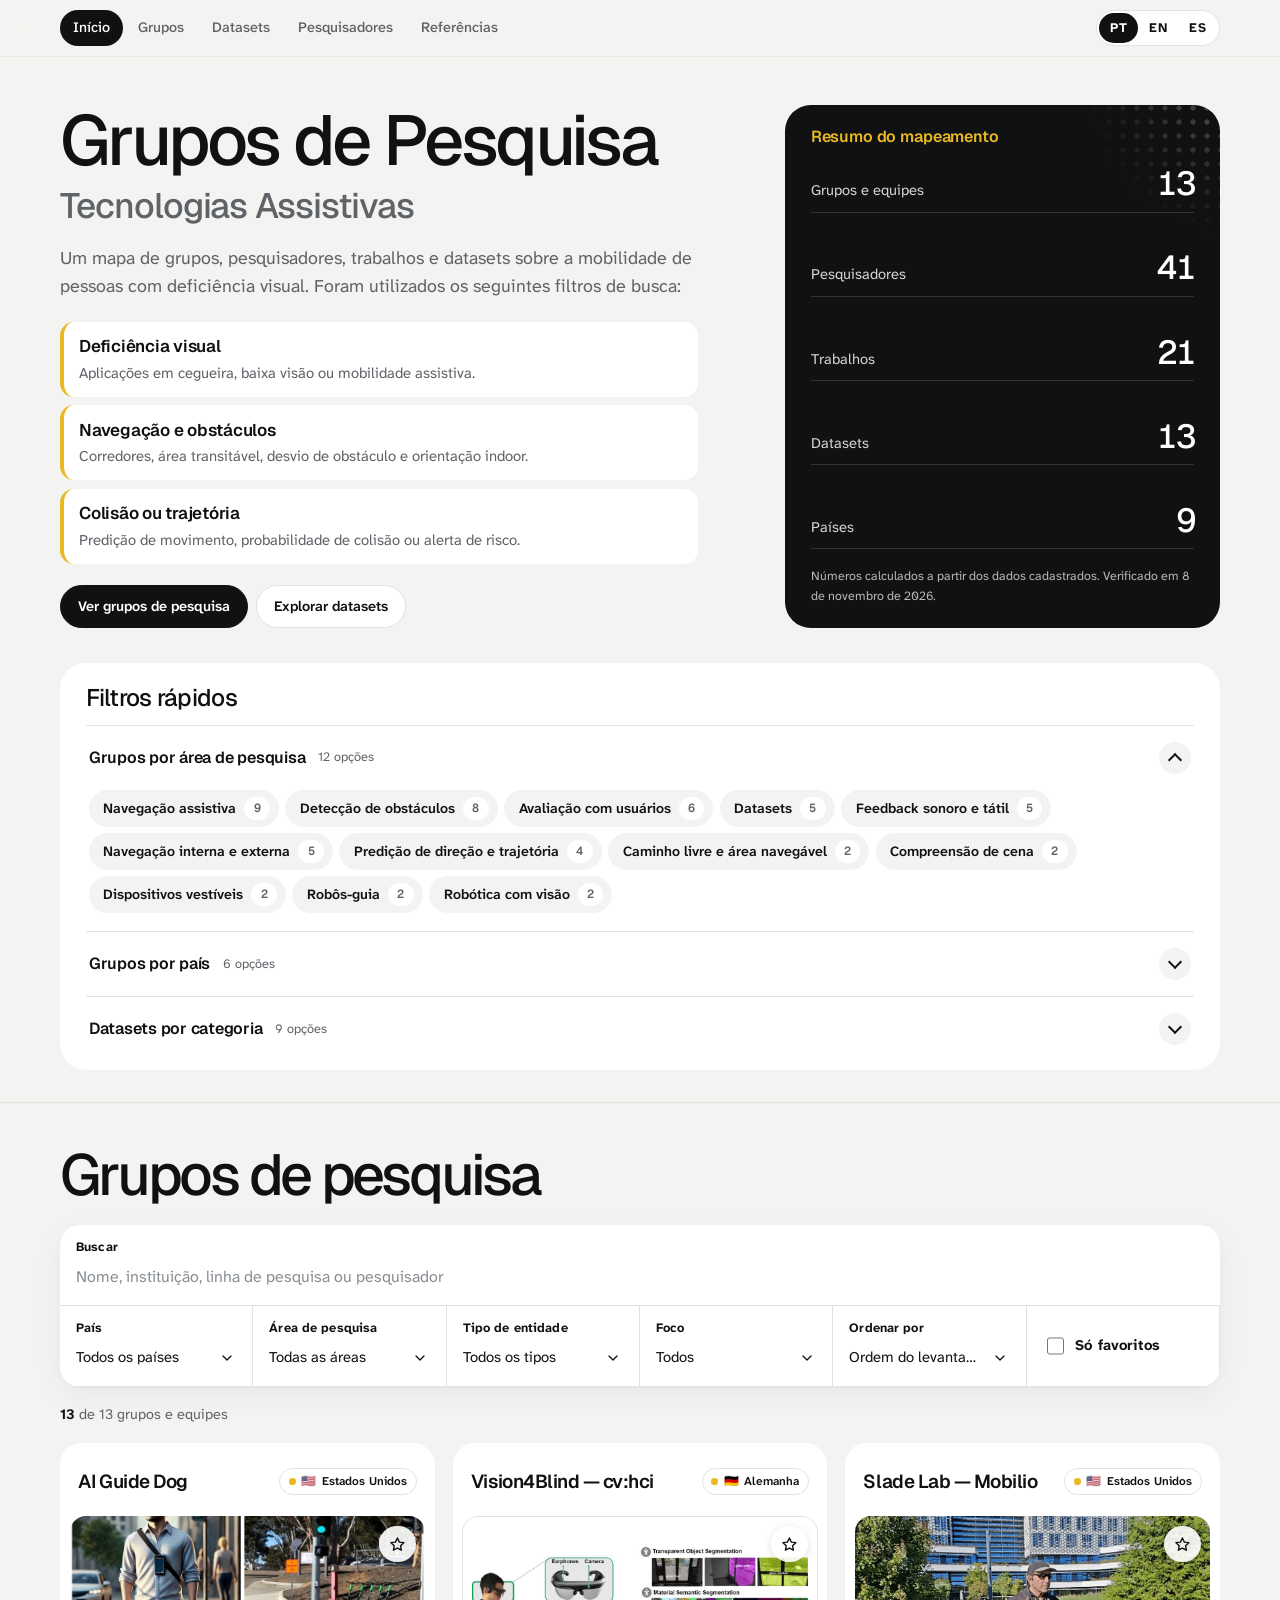
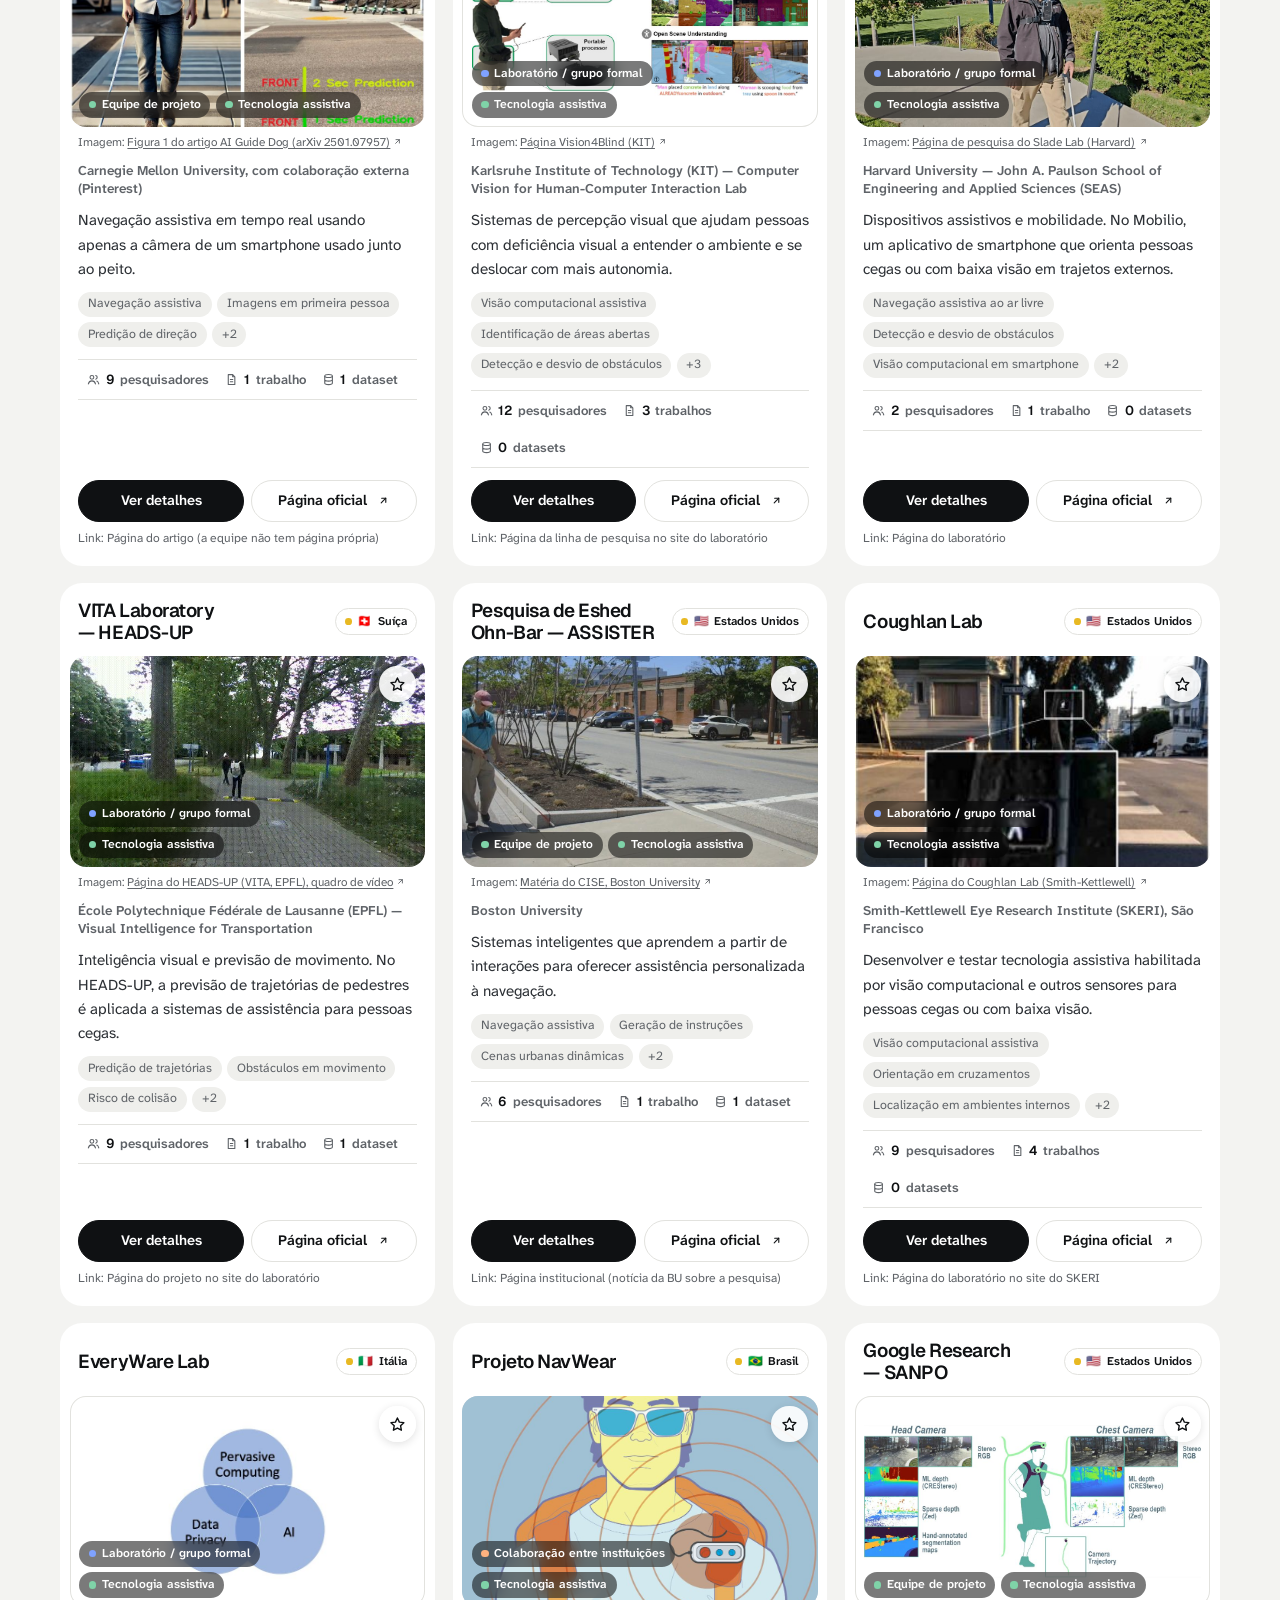
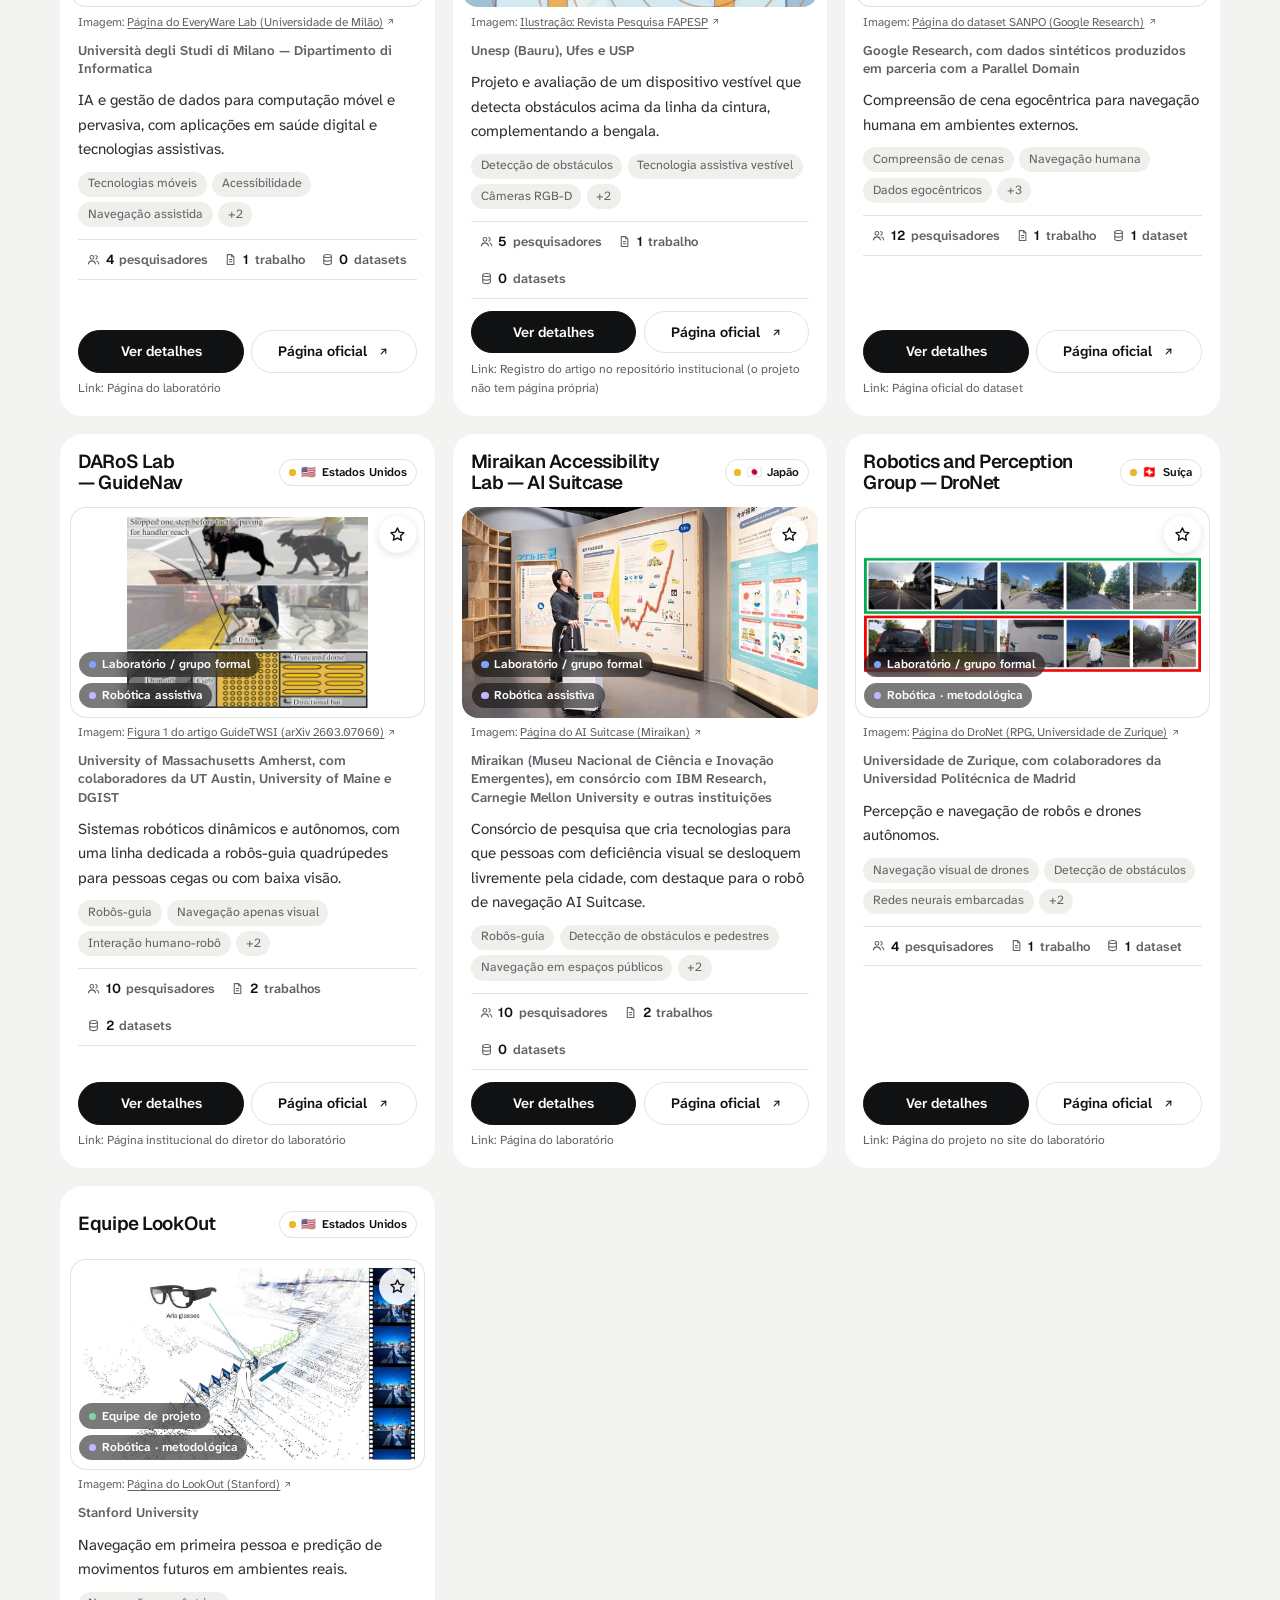
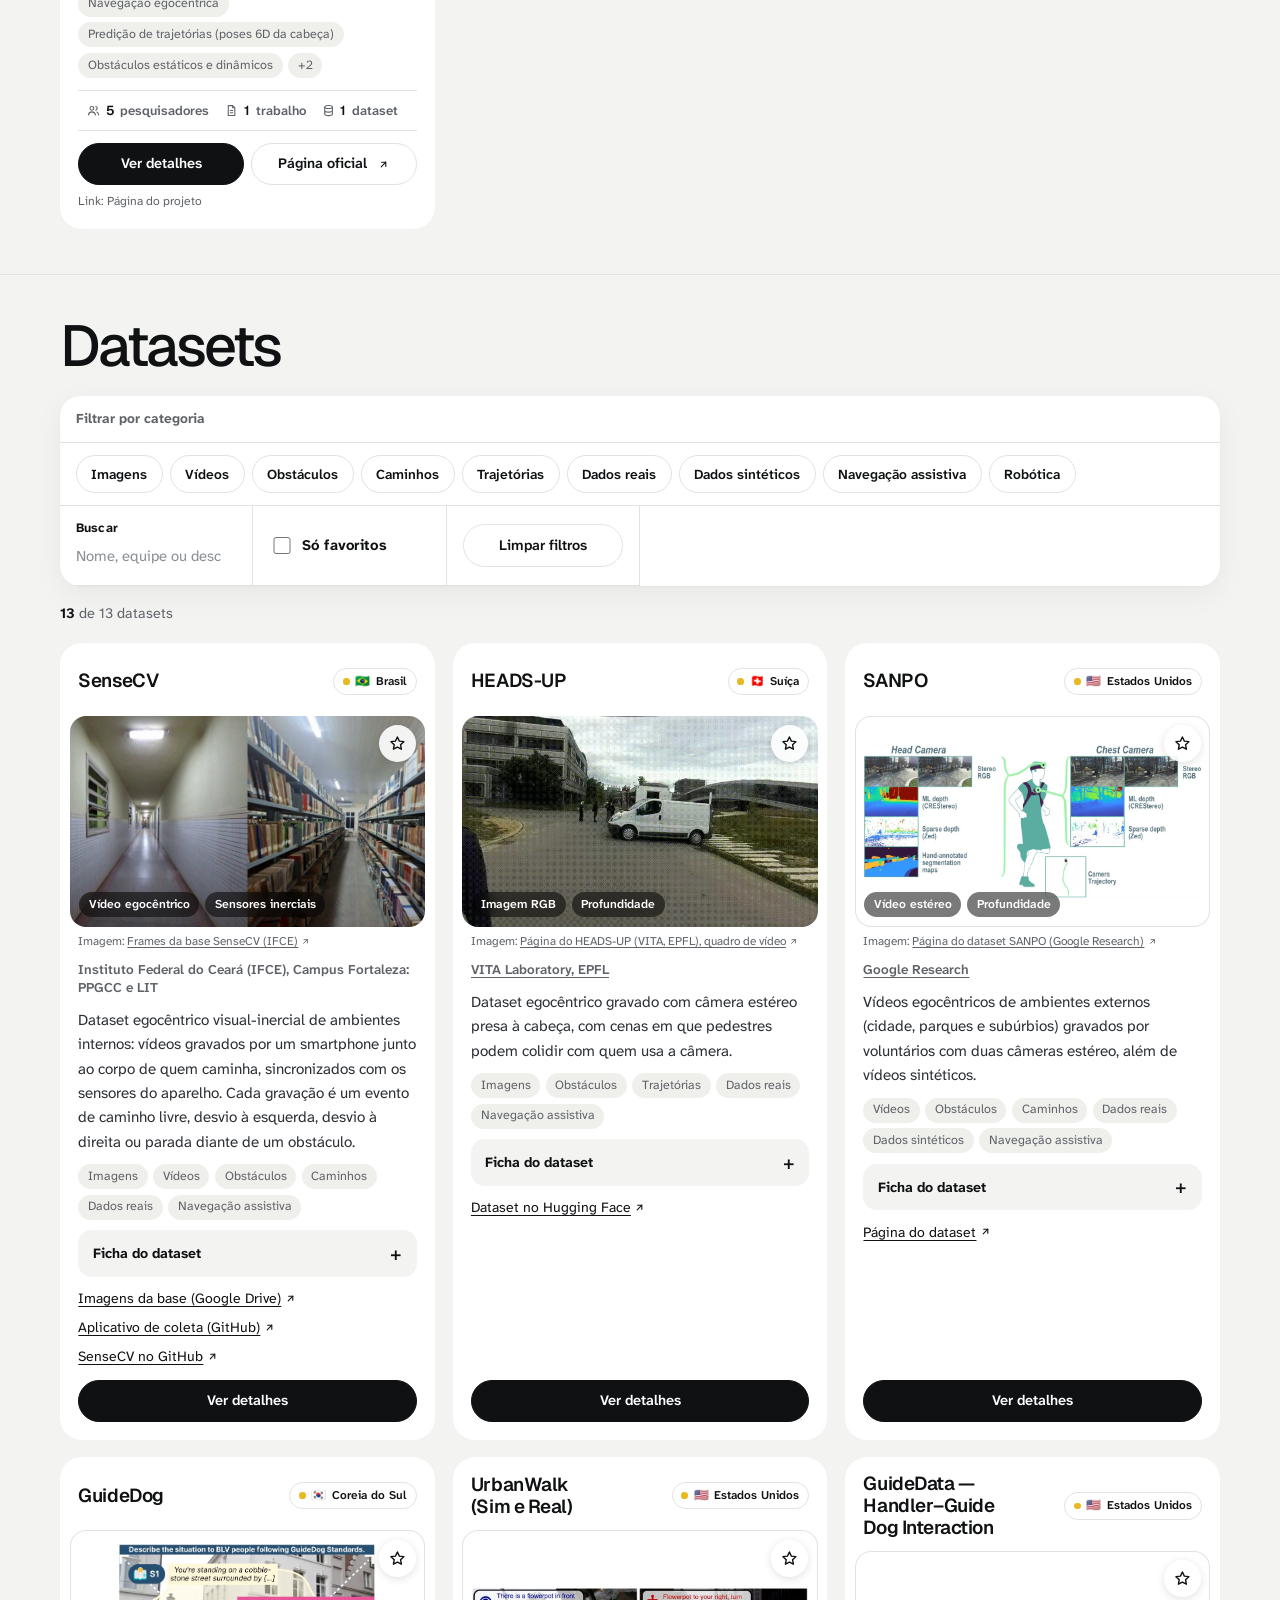
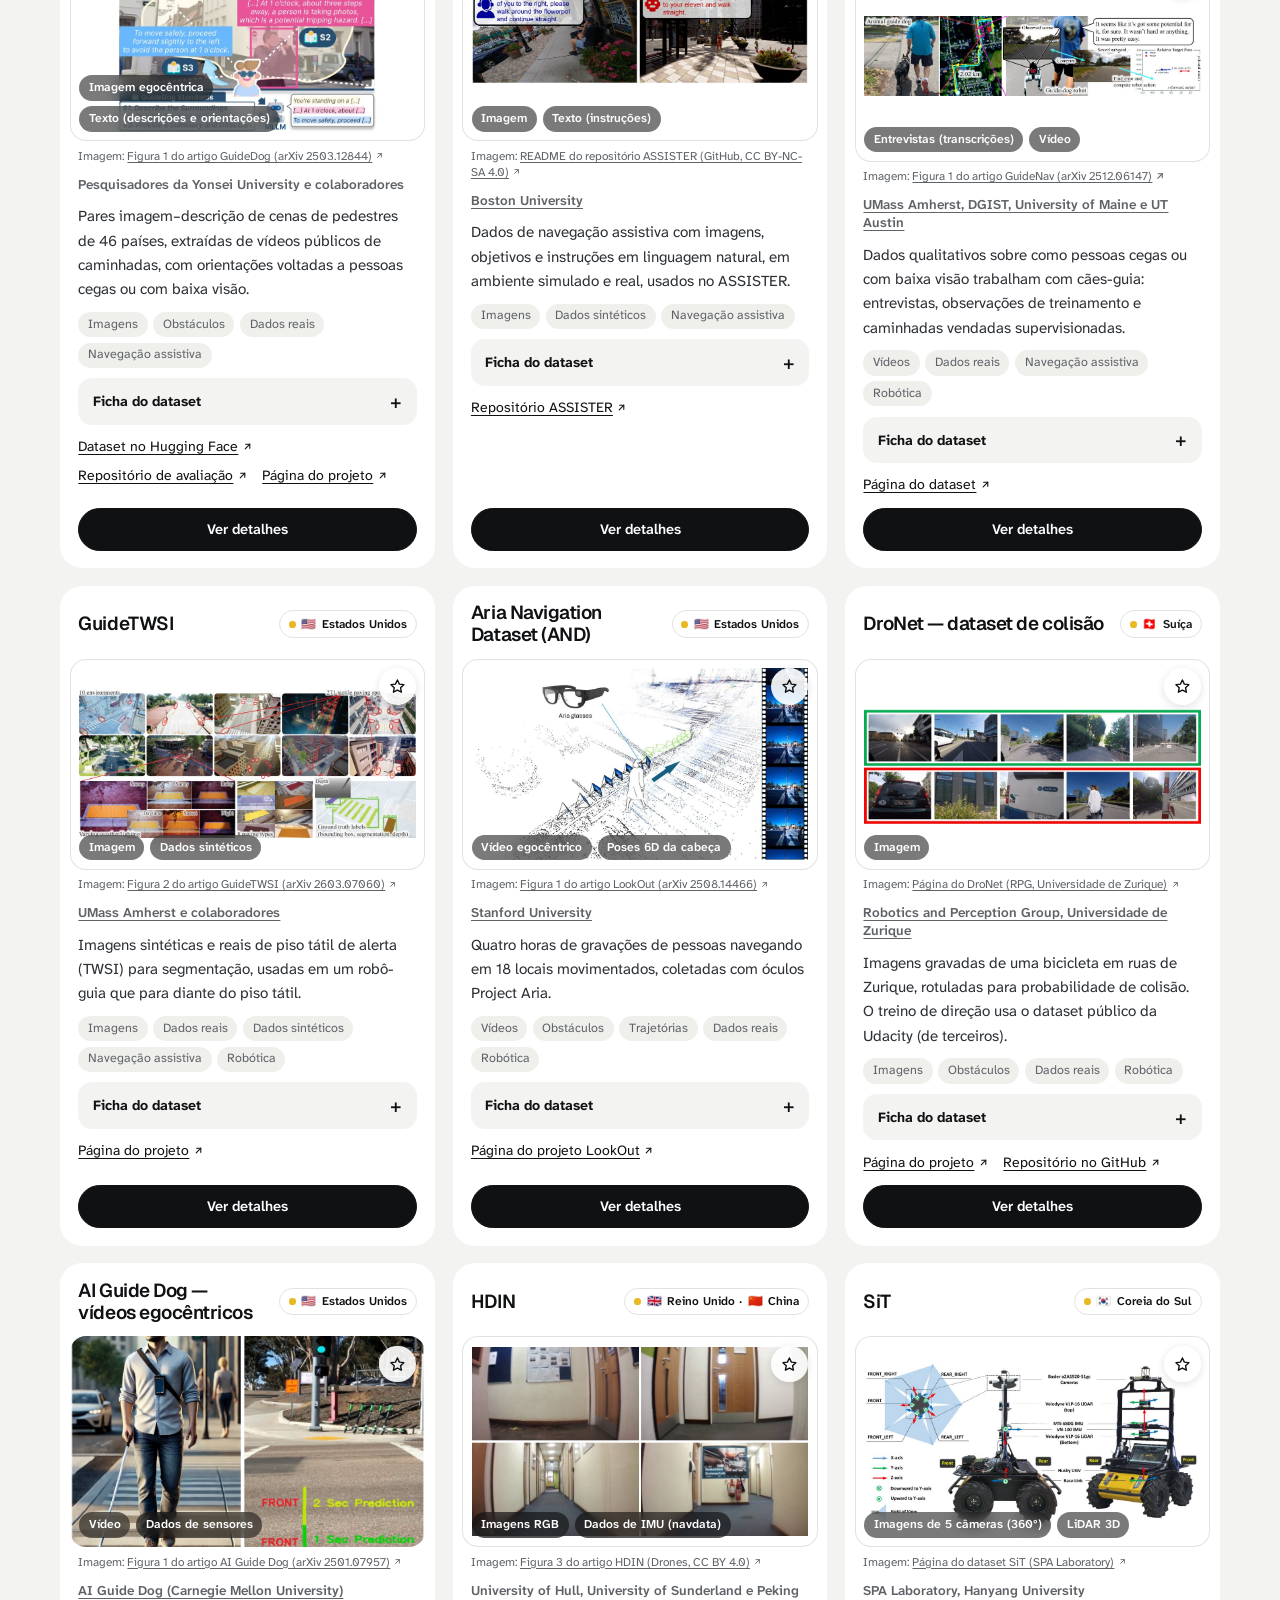
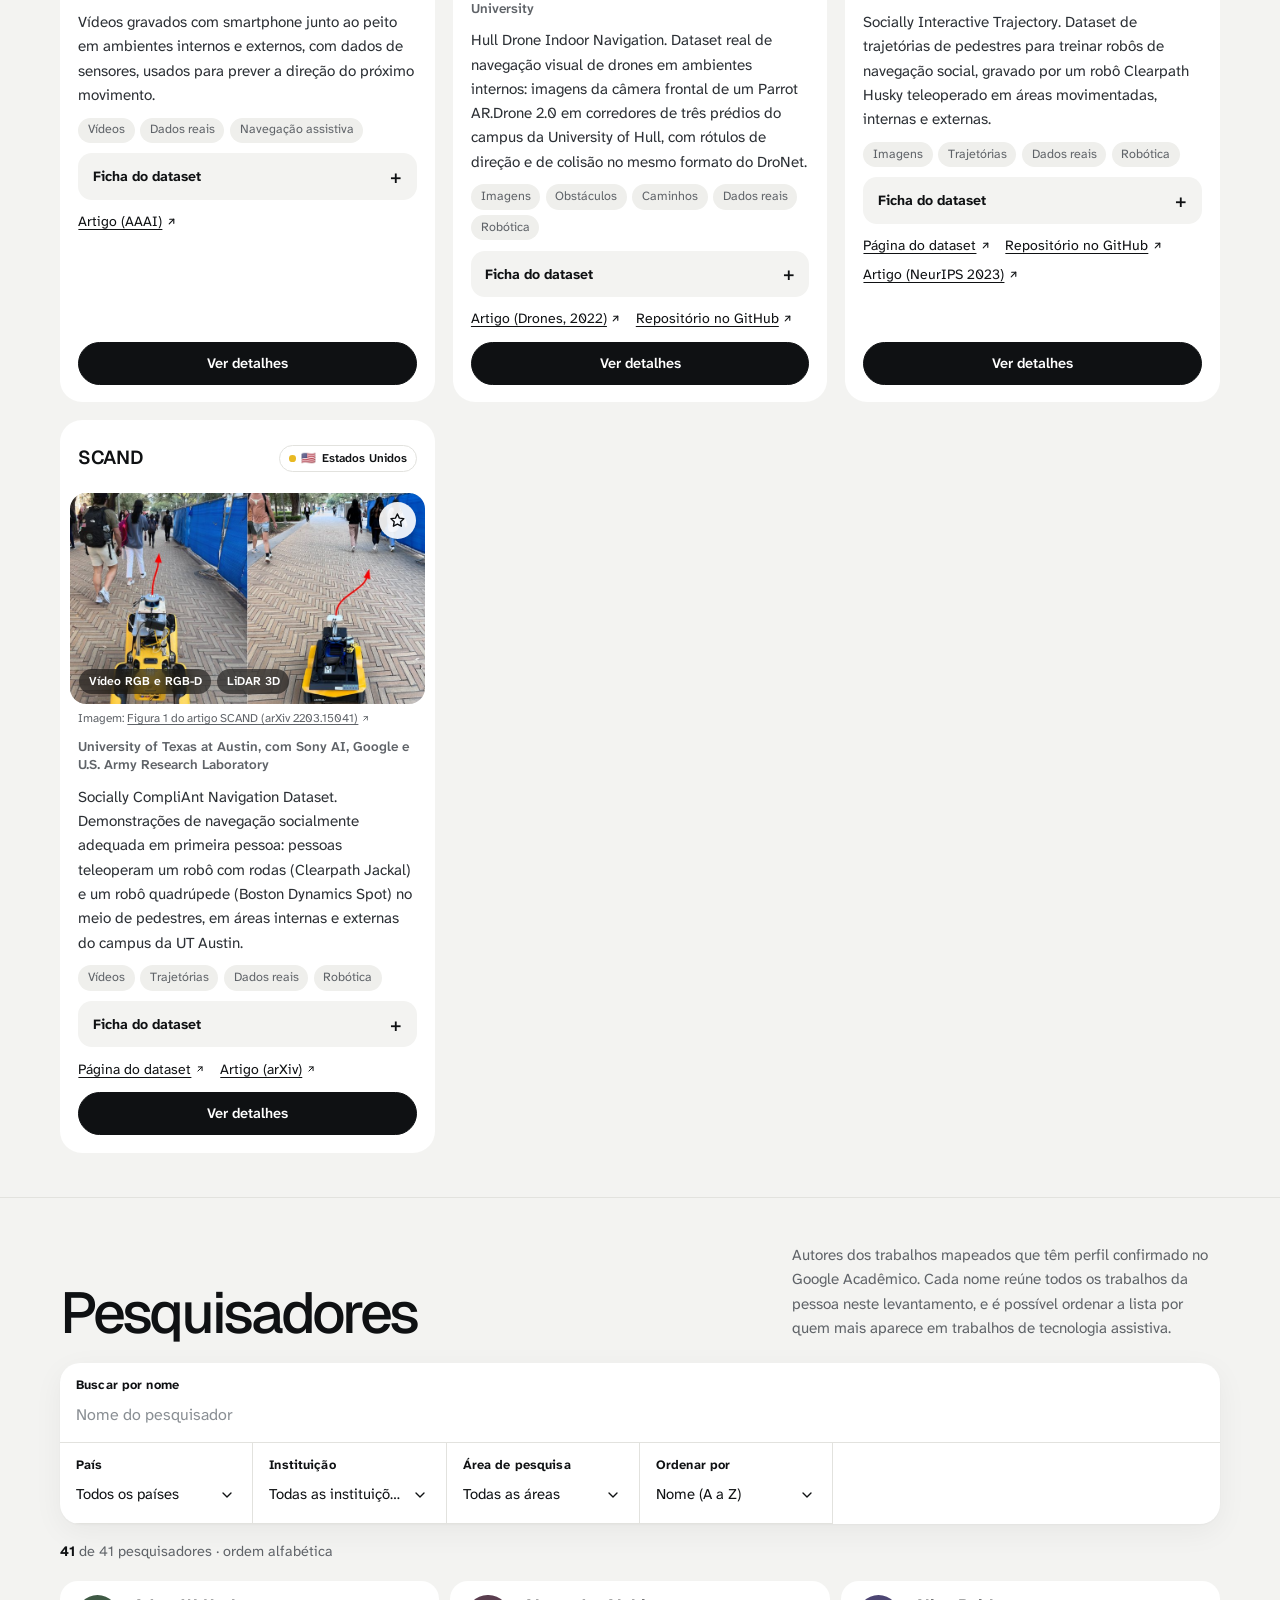
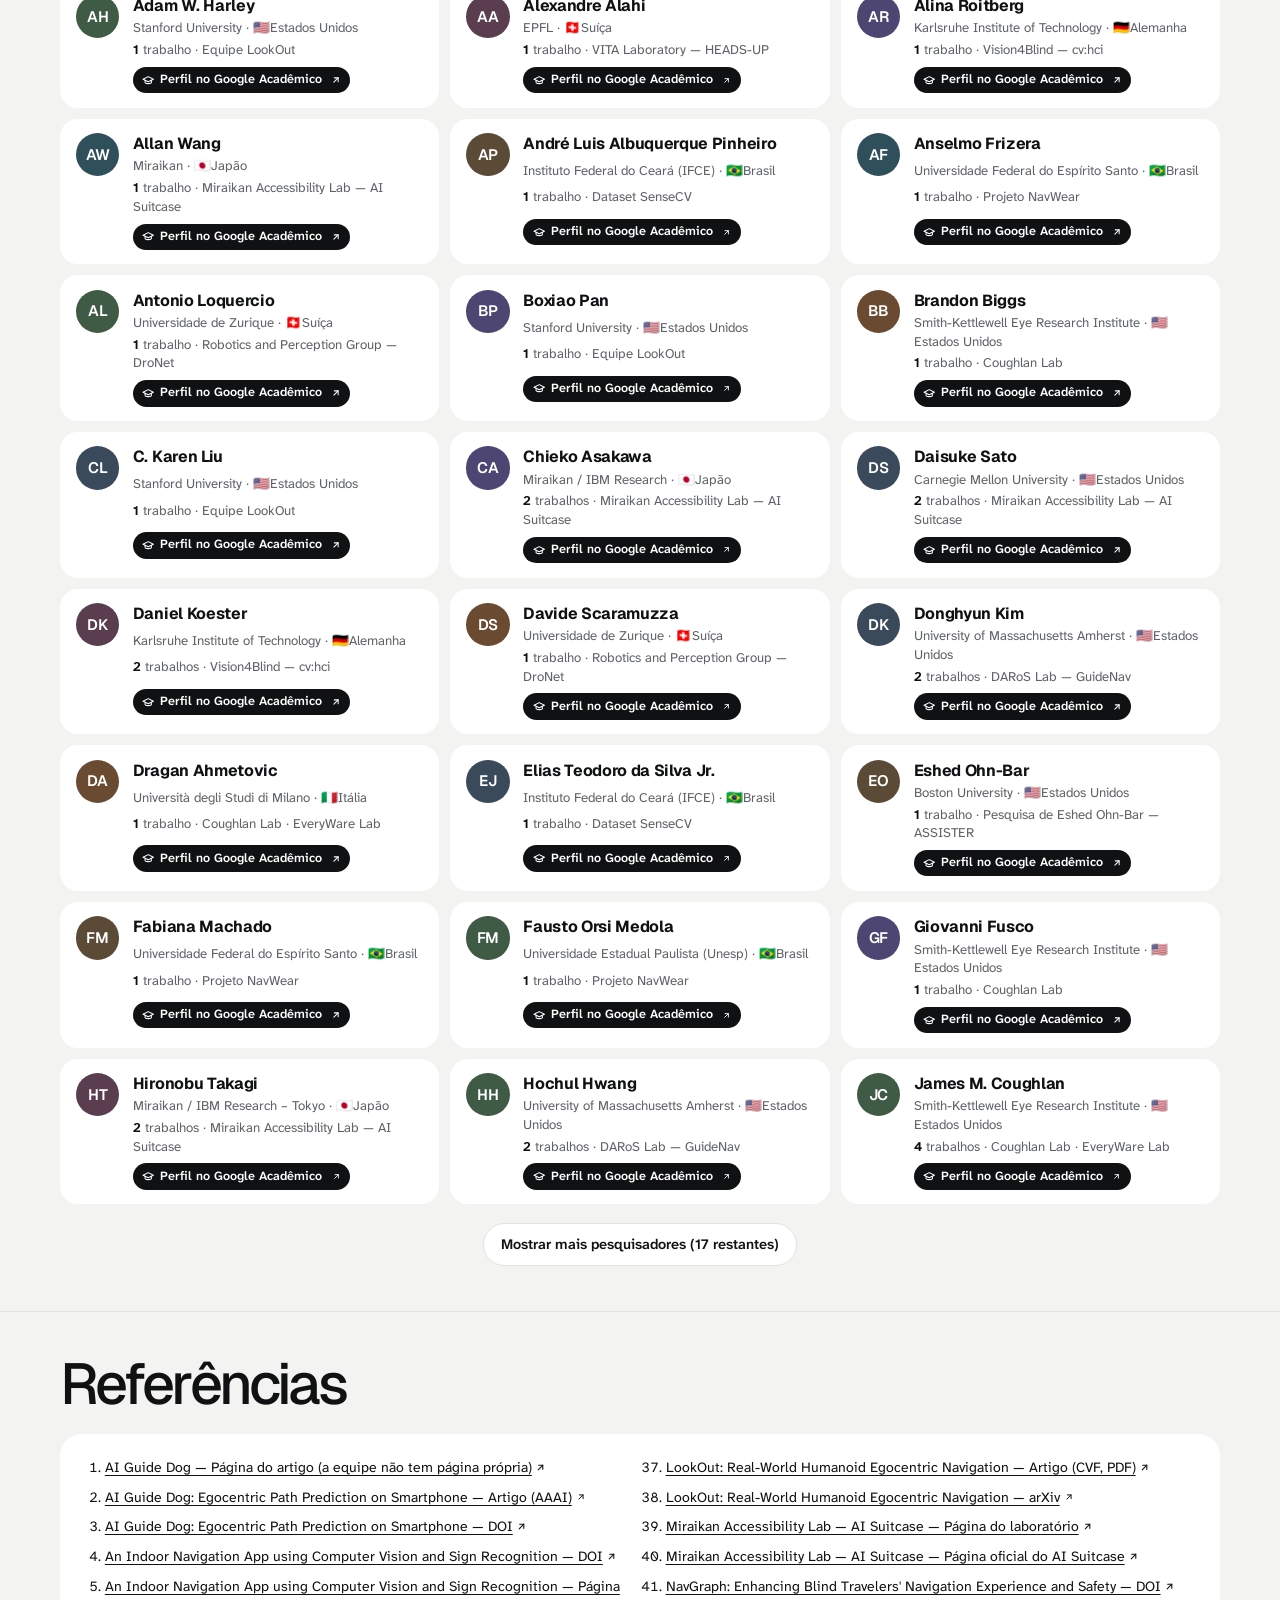
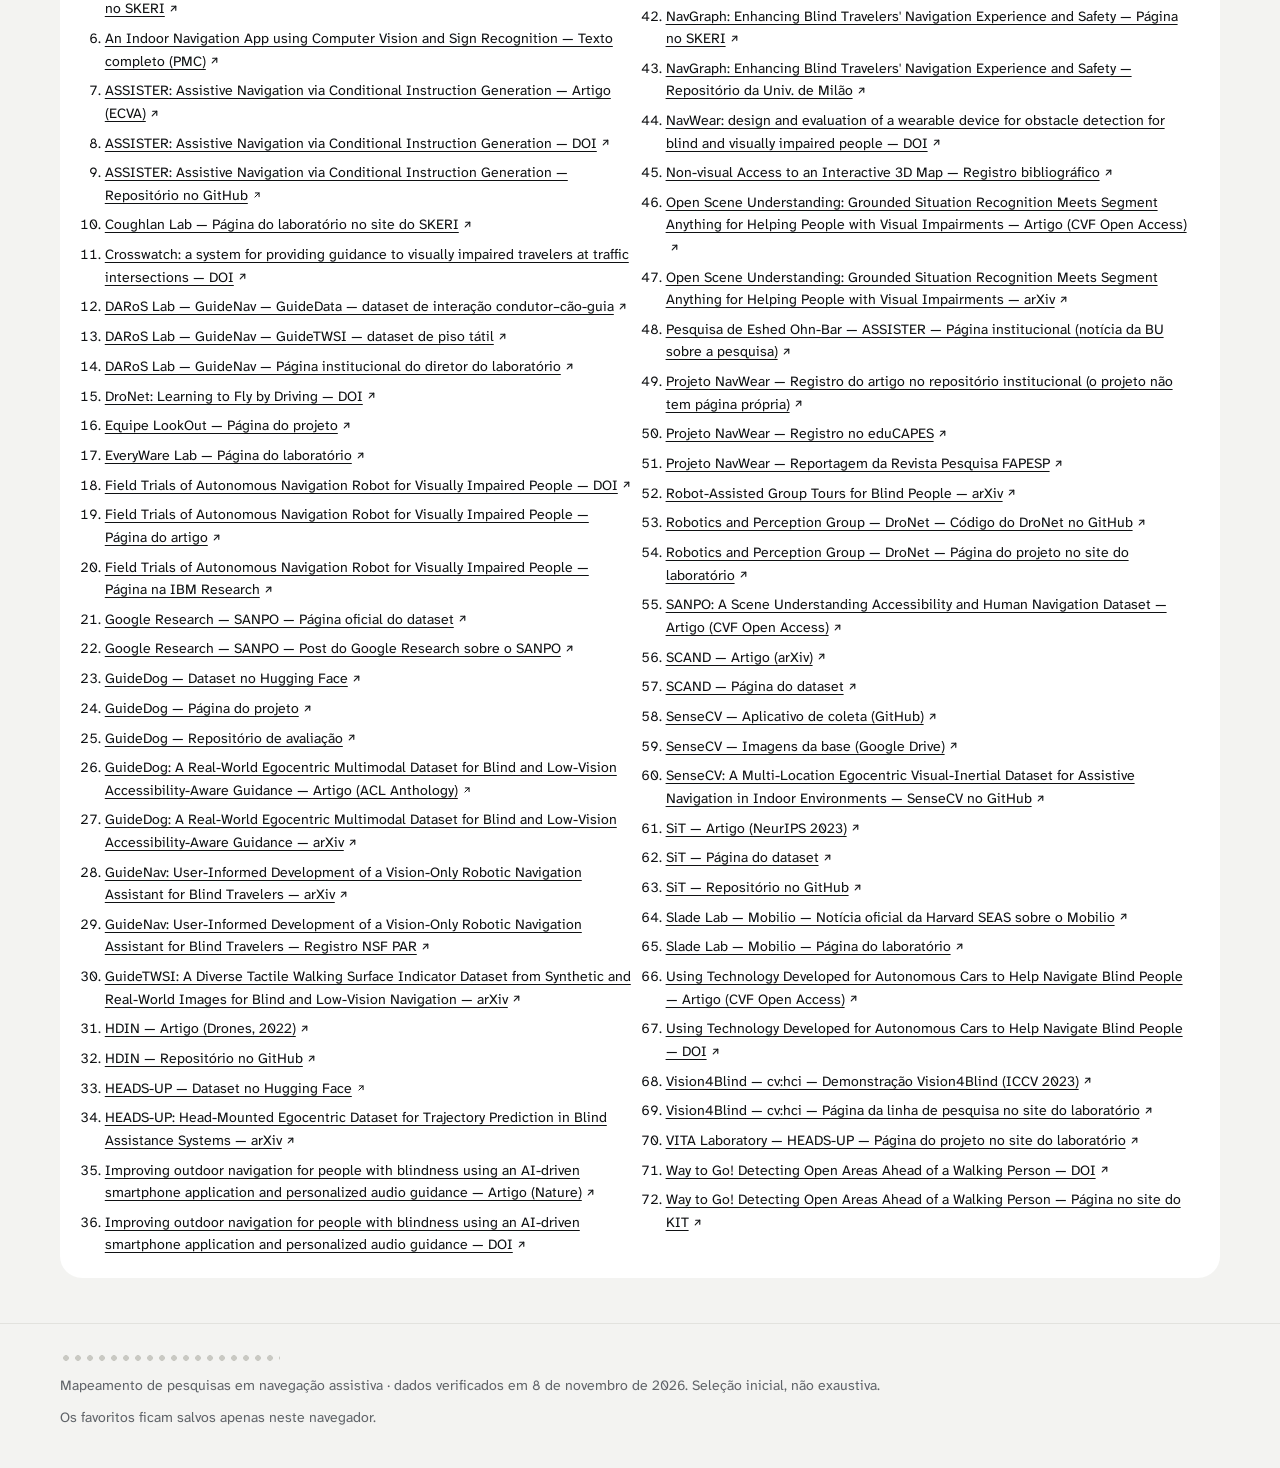
<file: grupos/index.html>
<!DOCTYPE html>
<html lang="pt-BR">
<head>
<meta charset="utf-8">
<meta name="viewport" content="width=device-width, initial-scale=1">
<title>Grupos</title>
<link rel="icon" type="image/png" href="../assets/sensecv-icone.png">
<meta name="description" content="Grupos, pesquisadores, datasets e tecnologias para mobilidade de pessoas com deficiência visual.">
<link rel="preconnect" href="https://fonts.googleapis.com">
<link rel="preconnect" href="https://fonts.gstatic.com" crossorigin>
<link href="https://fonts.googleapis.com/css2?family=Geist:wght@400;500;600;700&family=Geist+Mono:wght@400;600&family=Atkinson+Hyperlegible+Next:ital,wght@0,400;0,500;0,700;0,800;1,400&display=swap" rel="stylesheet">
<link rel="stylesheet" href="css/style.css">
</head>
<body>
<a class="skip" href="#conteudo">Pular para o conteúdo</a>

<header class="topbar">
  <div class="wrap">
    <div class="topbar-inner">
      <nav class="mainnav" aria-label="Seções do site">
        <ul>
          <li><a href="#inicio">Início</a></li>
          <li><a href="#grupos">Grupos</a></li>
          <li><a href="#datasets">Datasets</a></li>
          <li><a href="#pesquisadores">Pesquisadores</a></li>
          <li><a href="#referencias">Referências</a></li>
        </ul>
      </nav>
      <div class="top-tools">
        <div class="langctl" role="group" aria-label="Idioma">
          <button type="button" data-lang="pt" lang="pt-BR" aria-pressed="true" title="Português">PT</button>
          <button type="button" data-lang="en" lang="en" aria-pressed="false" title="English">EN</button>
          <button type="button" data-lang="es" lang="es" aria-pressed="false" title="Español">ES</button>
        </div>
      </div>
    </div>
  </div>
</header>

<main id="conteudo" tabindex="-1">
  <section id="inicio" aria-labelledby="titulo-inicio">
    <div class="wrap intro">
      <div class="intro-top">
        <div class="intro-l">
          <h1 id="titulo-inicio">Grupos de Pesquisa <span class="h1-sub">Tecnologias Assistivas</span></h1>
          <p class="lead">Um mapa de grupos, pesquisadores, trabalhos e datasets sobre a mobilidade de pessoas com deficiência visual. Foram utilizados os seguintes filtros de busca:</p>
          <ul class="criterios">
            <li><strong>Deficiência visual</strong><span>Aplicações em cegueira, baixa visão ou mobilidade assistiva.</span></li>
            <li><strong>Navegação e obstáculos</strong><span>Corredores, área transitável, desvio de obstáculo e orientação indoor.</span></li>
            <li><strong>Colisão ou trajetória</strong><span>Predição de movimento, probabilidade de colisão ou alerta de risco.</span></li>
          </ul>
          <div class="cta">
            <a class="btn btn-primary" href="#grupos">Ver grupos de pesquisa</a>
            <a class="btn" href="#datasets">Explorar datasets</a>
          </div>
        </div>
        <aside class="sumario" aria-labelledby="titulo-resumo">
          <h2 id="titulo-resumo">Resumo do mapeamento</h2>
          <dl id="stats"></dl>
          <p class="sumario-foot">Números calculados a partir dos dados cadastrados. Verificado em <span data-verificado></span>.</p>
        </aside>
      </div>

      <div class="quick" aria-labelledby="titulo-quick">
        <div class="quick-head">
          <h2 id="titulo-quick">Filtros rápidos</h2>
        </div>
        <div id="quick-rows"></div>
      </div>
    </div>
  </section>

  <section id="grupos" aria-labelledby="titulo-grupos">
    <div class="wrap">
      <div class="sec-head"><div class="sh-l"><h2 id="titulo-grupos">Grupos de pesquisa</h2></div></div>
      <form class="filters" id="f-grupos" aria-label="Filtros de grupos" onsubmit="return false">
        <div class="full"><label for="fg-q">Buscar</label><input id="fg-q" type="search" placeholder="Nome, instituição, linha de pesquisa ou pesquisador"></div>
        <div><label for="fg-pais">País</label><select id="fg-pais"></select></div>
        <div><label for="fg-area">Área de pesquisa</label><select id="fg-area"></select></div>
        <div><label for="fg-tipo">Tipo de entidade</label><select id="fg-tipo">
          <option value="">Todos os tipos</option>
          <option value="laboratorio">Laboratório / grupo formal</option>
          <option value="equipe">Equipe de projeto</option>
          <option value="colaboracao">Colaboração entre instituições</option>
        </select></div>
        <div><label for="fg-secao">Foco</label><select id="fg-secao">
          <option value="" title="Tecnologia assistiva e robótica">Todos</option>
          <option value="assistiva">Tecnologia assistiva</option>
          <option value="robotica">Robótica</option>
        </select></div>
        <div><label for="fg-ord">Ordenar por</label><select id="fg-ord">
          <option value="padrao">Ordem do levantamento</option>
          <option value="assist" title="Mais trabalhos em tecnologia assistiva">Mais trabalhos</option>
        </select></div>
        <div><p class="check"><input type="checkbox" id="fg-fav"><label for="fg-fav" style="margin:0;color:var(--ink);font-size:.92rem">Só favoritos</label></p></div>
      </form>
      <p class="result-count" id="rc-grupos" aria-live="polite"></p>
      <div class="grid" id="lista-grupos"></div>
    </div>
  </section>

  <section id="datasets" aria-labelledby="titulo-ds">
    <div class="wrap">
      <div class="sec-head"><div class="sh-l"><h2 id="titulo-ds">Datasets</h2></div></div>
      <div class="filters" role="group" aria-labelledby="ds-filtros-rot">
        <p id="ds-filtros-rot" class="full" style="font-weight:700;font-size:.85rem;color:var(--muted)">Filtrar por categoria</p>
        <div class="full chips-bar" id="ds-chips"></div>
        <div><label for="fd-q">Buscar</label><input id="fd-q" type="search" placeholder="Nome, equipe ou descrição"></div>
        <div><p class="check"><input type="checkbox" id="fd-fav"><label for="fd-fav" style="margin:0;color:var(--ink);font-size:.92rem">Só favoritos</label></p></div>
        <div><button type="button" class="btn btn-ghost" id="fd-limpar">Limpar filtros</button></div>
      </div>
      <p class="result-count" id="rc-ds" aria-live="polite"></p>
      <div class="grid" id="lista-ds"></div>
    </div>
  </section>

  <section id="pesquisadores" aria-labelledby="titulo-pesq">
    <div class="wrap">
      <div class="sec-head"><div class="sh-l"><h2 id="titulo-pesq">Pesquisadores</h2></div><div class="sh-r"><p>Autores dos trabalhos mapeados que têm perfil confirmado no Google Acadêmico. Cada nome reúne todos os trabalhos da pessoa neste levantamento, e é possível ordenar a lista por quem mais aparece em trabalhos de tecnologia assistiva.</p></div></div>
      <form class="filters" id="f-pesq" aria-label="Filtros de pesquisadores" onsubmit="return false">
        <div class="full"><label for="fp-q">Buscar por nome</label><input id="fp-q" type="search" placeholder="Nome do pesquisador"></div>
        <div><label for="fp-pais">País</label><select id="fp-pais"></select></div>
        <div><label for="fp-inst">Instituição</label><select id="fp-inst"></select></div>
        <div><label for="fp-area">Área de pesquisa</label><select id="fp-area"></select></div>
        <div><label for="fp-ord">Ordenar por</label><select id="fp-ord">
          <option value="nome">Nome (A a Z)</option>
          <option value="assist" title="Mais trabalhos em tecnologia assistiva">Mais trabalhos</option>
        </select></div>
      </form>
      <p class="result-count" id="rc-pesq" aria-live="polite"></p>
      <div class="rlist" id="lista-pesq"></div>
      <div class="more-wrap"><button type="button" class="btn" id="mais-pesq" hidden>Mostrar mais pesquisadores</button></div>
    </div>
  </section>

  <section id="referencias" aria-labelledby="titulo-ref" style="border-bottom:0">
    <div class="wrap">
      <div class="sec-head"><div class="sh-l"><h2 id="titulo-ref">Referências</h2></div></div>
      <div class="panel"><ol class="sources" id="lista-fontes"></ol></div>
    </div>
  </section>
</main>

<footer>
  <div class="wrap">
    <div class="tactile" aria-hidden="true" style="max-width:220px"></div>
    <p>Mapeamento de pesquisas em navegação assistiva · dados verificados em <span data-verificado></span>. Seleção inicial, não exaustiva.</p>
    <p>Os favoritos ficam salvos apenas neste navegador.</p>
  </div>
</footer>

<dialog id="modal" aria-labelledby="modal-titulo">
  <div class="modal-head">
    <div style="display:grid;gap:.35rem"><div id="modal-kicker" class="tags"></div><h2 id="modal-titulo"></h2></div>
    <button type="button" class="btn" id="modal-fechar" aria-label="Fechar detalhes">Fechar</button>
  </div>
  <div class="modal-body" id="modal-corpo"></div>
</dialog>

<script src="js/dados.js"></script>
<script src="js/i18n.js"></script>
<script src="js/app.js"></script>
</body>
</html>
</file>
<file: grupos/css/style.css>
/* Mapeamento de Navegação Assistiva: estilos.
   Tema claro, títulos em Geist, texto em Atkinson Hyperlegible Next. */
:root{
  --bg:#f3f3f1;
  --surface:#ffffff;
  --surface-2:#efefec;
  --ink:#0f1113;
  --muted:#5f6368;
  --line:#e2e2de;
  --primary:#0f1113;
  --accent:#2f5bea;
  --secondary:#2e7d5b;
  --robot:#6a55c9;
  --warn:#8a5a00;
  --warn-soft:#fbf0d6;
  --focus:#2f5bea;
  --font-display:"Geist","Atkinson Hyperlegible Next",system-ui,sans-serif;
  --font-body:"Atkinson Hyperlegible Next","Atkinson Hyperlegible",system-ui,-apple-system,"Segoe UI",Roboto,sans-serif;
  --font-mono:"Geist Mono",ui-monospace,Menlo,monospace;
  --radius:22px;
  --maxw:1240px;
  color-scheme:light;
}
*{box-sizing:border-box}
html{font-size:100%;scroll-behavior:smooth;scroll-padding-top:5.5rem}
@media (prefers-reduced-motion: reduce){html{scroll-behavior:auto} *{animation:none!important;transition:none!important}}
body{margin:0;background:var(--bg);color:var(--ink);font-family:var(--font-body);font-size:1.0625rem;line-height:1.6;-webkit-font-smoothing:antialiased}
a{color:var(--ink);text-underline-offset:.2em}
:focus-visible{outline:3px solid var(--focus);outline-offset:3px;border-radius:8px}
h1,h2,h3,h4{font-family:var(--font-display);line-height:1.05;text-wrap:balance;margin:0;font-weight:500;letter-spacing:-.035em}
p{margin:0}
.sr-only{position:absolute;width:1px;height:1px;padding:0;margin:-1px;overflow:hidden;clip:rect(0,0,0,0);white-space:nowrap;border:0}
.skip{position:absolute;left:1rem;top:-4rem;background:var(--ink);color:#fff;padding:.6rem 1rem;border-radius:999px;z-index:100}
.skip:focus{top:1rem}
.wrap{max-width:var(--maxw);margin:0 auto;padding:0 clamp(16px,4vw,40px)}
.mono{font-family:var(--font-mono);font-variant-numeric:tabular-nums}
.ico{width:1em;height:1em;flex:none}

/* Barra superior */
.topbar{position:sticky;top:0;z-index:40;background:color-mix(in srgb,var(--bg) 82%,transparent);backdrop-filter:saturate(1.4) blur(14px);-webkit-backdrop-filter:saturate(1.4) blur(14px);border-bottom:1px solid color-mix(in srgb,var(--line) 70%,transparent)}
.topbar-inner{display:flex;align-items:center;gap:1rem;padding:.6rem 0}
.brand{display:flex;align-items:center;gap:.55rem;text-decoration:none;color:var(--ink);font-family:var(--font-display);font-weight:600;letter-spacing:-.02em;font-size:1.02rem;white-space:nowrap}
.brand-mark{width:28px;height:28px;border-radius:50%;background:var(--ink);display:grid;place-items:center}
.brand-mark span{width:14px;height:14px;background-image:radial-gradient(circle,#fff 1.6px,transparent 2.1px);background-size:4.7px 4.7px;display:block;border-radius:50%}
.mainnav{flex:1;min-width:0}
.mainnav ul{list-style:none;margin:0;padding:0;display:flex;gap:.15rem;overflow-x:auto;scrollbar-width:none;justify-content:flex-start}
.mainnav ul::-webkit-scrollbar{display:none}
.mainnav a{display:block;padding:.42rem .8rem;text-decoration:none;color:var(--muted);font-size:.9rem;font-weight:500;white-space:nowrap;border-radius:999px}
.mainnav a:hover{color:var(--ink);background:var(--surface-2)}
.mainnav a[aria-current="true"]{color:#fff;background:var(--ink)}
.top-tools{display:flex;align-items:center;gap:.5rem;margin-left:auto;flex:none}
@media (max-width:640px){
  .topbar-inner{gap:.5rem}
  .mainnav ul{gap:0;-webkit-mask-image:linear-gradient(90deg,#000 85%,transparent);mask-image:linear-gradient(90deg,#000 85%,transparent);padding-right:1.5rem}
  .mainnav a{padding:.4rem .6rem;font-size:.85rem}
  .langctl button{padding:.28rem .5rem}
}



/* Campos e botões */
input[type="search"],input[type="text"],select{font:inherit;font-size:.93rem;color:var(--ink);background:var(--surface);border:1px solid var(--line);border-radius:12px;padding:.5rem .75rem;min-height:2.5rem}
input::placeholder{color:#8a8f94}
label{font-weight:700;font-size:.8rem;color:var(--ink);display:block;margin-bottom:.2rem;letter-spacing:.01em}
.btn{display:inline-flex;align-items:center;justify-content:center;gap:.45rem;font:inherit;font-weight:600;font-size:.9rem;border-radius:999px;padding:.55rem 1.05rem;border:1px solid var(--line);background:var(--surface);color:var(--ink);cursor:pointer;text-decoration:none;min-height:2.5rem;transition:transform .15s ease,background .15s ease}
.btn:hover{background:var(--surface-2)}
.btn:active{transform:scale(.98)}
.btn-primary{background:var(--ink);border-color:var(--ink);color:#fff}
.btn-primary:hover{background:#2a2d31}
.btn-light{background:#fff;border-color:#fff;color:var(--ink)}
.btn-ghost{background:transparent}
.chip{display:inline-flex;align-items:center;gap:.4rem;font-size:.78rem;font-weight:600;padding:.22rem .65rem;border-radius:999px;background:var(--surface);color:var(--ink);border:1px solid var(--line);line-height:1.4;white-space:nowrap}
.chip::before{content:"";width:.5rem;height:.5rem;border-radius:50%;background:currentColor;opacity:.9;flex:none}
.chip.t-lab::before{background:var(--accent)}
.chip.t-equipe::before{background:var(--secondary)}
.chip.t-colab::before{background:#d0662f}
.chip.t-robo::before{background:var(--robot)}
.chip.t-warn{background:var(--warn-soft);border-color:transparent;color:var(--warn)}
.chip.t-warn::before{background:var(--warn)}
.chip.plain::before{display:none}
.tag{display:inline-block;font-size:.78rem;padding:.16rem .6rem;border-radius:999px;background:var(--surface-2);color:var(--muted)}
.tags{display:flex;flex-wrap:wrap;gap:.35rem}
.togglechip{font:inherit;font-size:.86rem;font-weight:600;padding:.42rem .9rem;border-radius:999px;border:1px solid var(--line);background:var(--surface);color:var(--ink);cursor:pointer;display:inline-flex;align-items:center;gap:.35rem}
.togglechip:hover{background:var(--surface-2)}
.togglechip[aria-pressed="true"]{background:var(--ink);border-color:var(--ink);color:#fff}
.togglechip[aria-pressed="true"]::before{content:"✓";font-weight:800}

/* Hero */
/* Início: título, resumo e filtros rápidos */
.intro{padding-top:clamp(1.75rem,4vw,3rem);padding-bottom:clamp(1.25rem,2.5vw,2rem)}
.intro-top{display:grid;grid-template-columns:minmax(0,1.55fr) minmax(280px,1fr);gap:clamp(1.5rem,4vw,3.5rem);align-items:stretch}
@media (max-width:900px){.intro-top{grid-template-columns:1fr}}
.intro-l{display:grid;gap:1.3rem;align-content:center;justify-items:start}
.intro-pills{display:flex;gap:.5rem;flex-wrap:wrap}
.intro h1{font-size:clamp(2.4rem,5.6vw,4.4rem);letter-spacing:-.045em;line-height:1;max-width:16ch}
.h1-sub{display:block;font-size:.5em;letter-spacing:-.03em;color:var(--muted);margin-top:.35em}
.criterios{list-style:none;margin:0;padding:0;display:grid;gap:.55rem;width:100%;max-width:58ch}
.criterios li{background:var(--surface);border-radius:14px;padding:.7rem .95rem;display:grid;gap:.1rem;border-left:4px solid #e8b923}
.criterios strong{font-family:var(--font-display);font-weight:600;letter-spacing:-.015em}
.criterios span{color:var(--muted);font-size:.93rem}
.lead{color:var(--muted);font-size:clamp(1rem,1.4vw,1.12rem);max-width:58ch}
.cta{display:flex;flex-wrap:wrap;gap:.55rem}
.sumario{background:var(--ink);color:#fff;border-radius:26px;padding:1.5rem 1.6rem 1.3rem;display:flex;flex-direction:column;gap:.4rem;position:relative;overflow:hidden}
.sumario::before{content:"";position:absolute;right:-18px;top:-18px;width:150px;height:150px;background-image:radial-gradient(circle,rgba(255,255,255,.2) 2.4px,transparent 2.9px);background-size:14px 14px;-webkit-mask-image:radial-gradient(circle at top right,#000 20%,transparent 72%);mask-image:radial-gradient(circle at top right,#000 20%,transparent 72%);pointer-events:none}
.sumario h2{font-size:1rem;font-weight:600;letter-spacing:-.01em;color:#e8b923}
.sumario dl{margin:.4rem 0 0;display:grid;flex:1;align-content:space-between}
.sumario dl div{display:flex;align-items:baseline;justify-content:space-between;gap:1rem;padding:.55rem 0;border-bottom:1px solid rgba(255,255,255,.14)}
.sumario dt{font-size:.92rem;color:rgba(255,255,255,.82)}
.sumario dd{margin:0;font-family:var(--font-display);font-weight:500;font-size:clamp(1.6rem,2.6vw,2.1rem);letter-spacing:-.04em;line-height:1;font-variant-numeric:tabular-nums}
.sumario-foot{font-size:.78rem;color:rgba(255,255,255,.7);margin-top:.7rem}
.quick{background:var(--surface);border-radius:26px;padding:1.4rem 1.6rem .6rem;margin-top:clamp(1.5rem,3vw,2.2rem)}
.quick-head{display:flex;align-items:baseline;justify-content:space-between;gap:.5rem 1.5rem;flex-wrap:wrap;padding-bottom:.9rem}
.quick-head h2{font-size:1.5rem;letter-spacing:-.03em}
.quick-head p{color:var(--muted);font-size:.9rem}
.qrow{border-top:1px solid var(--line)}
.qrow summary{list-style:none;cursor:pointer;display:flex;align-items:center;gap:.8rem;padding:1rem .2rem;border-radius:12px}
.qrow summary::-webkit-details-marker{display:none}
.qrow summary:hover .qtitle{text-decoration:underline;text-underline-offset:.2em}
.qtitle{font-family:var(--font-display);font-weight:600;font-size:1rem;letter-spacing:-.015em}
.qcount{font-size:.8rem;color:var(--muted)}
.qchev{margin-left:auto;width:2rem;height:2rem;border-radius:50%;background:var(--bg);display:grid;place-items:center;flex:none}
.qchev::before{content:"";width:.5rem;height:.5rem;border-right:2px solid var(--ink);border-bottom:2px solid var(--ink);transform:translateY(-2px) rotate(45deg);transition:transform .2s ease}
.qrow[open] .qchev::before{transform:translateY(2px) rotate(-135deg)}
.qrow .qchips{padding:0 .2rem 1.1rem}
.qchips{display:flex;flex-wrap:wrap;gap:.4rem}
.qchip{font:inherit;font-size:.88rem;font-weight:600;color:var(--ink);background:var(--bg);border:1px solid transparent;border-radius:999px;padding:.38rem .5rem .38rem .85rem;cursor:pointer;display:inline-flex;align-items:center;gap:.5rem;min-height:2.3rem;transition:background .15s ease,color .15s ease}
.qchip .qn{font-family:var(--font-mono);font-size:.74rem;font-weight:600;background:var(--surface);border-radius:999px;min-width:1.6rem;padding:.12rem .4rem;text-align:center;color:var(--muted)}
.qchip:hover{background:var(--ink);color:#fff}
.qchip:hover .qn{background:rgba(255,255,255,.18);color:#fff}
.notice{background:var(--warn-soft);color:var(--ink);border-radius:16px;padding:.85rem 1.1rem;font-size:.93rem;margin-top:1rem}
.notice strong{color:var(--warn)}

/* Seções */
main section{padding:clamp(2rem,3.5vw,3rem) 0}
main section + section{border-top:1px solid var(--line)}
.sec-head{display:grid;grid-template-columns:minmax(0,1.6fr) minmax(0,1fr);gap:1.5rem 3rem;align-items:end;margin-bottom:1.4rem}
@media (max-width:820px){.sec-head{grid-template-columns:1fr}}
.sh-l{display:grid;gap:1rem;justify-items:start}
.sec-head h2{font-size:clamp(2.1rem,4.6vw,3.6rem);letter-spacing:-.05em;line-height:.95}
.sh-r p{color:var(--muted);font-size:.95rem;max-width:44ch}
.eyebrow{display:inline-flex;align-items:center;gap:.45rem;font-size:.78rem;font-weight:600;color:var(--ink);background:var(--surface);border:1px solid var(--line);padding:.22rem .7rem;border-radius:999px}
.eyebrow .dot{width:.45rem;height:.45rem;border-radius:50%;background:var(--accent)}
.tactile{height:12px;background-image:radial-gradient(circle,#c9c9c3 2.6px,transparent 3.1px);background-size:12px 12px;border-radius:4px}

/* Barra de filtros (estilo barra de busca da referência) */
.filters{display:grid;grid-template-columns:repeat(auto-fit,minmax(170px,1fr));gap:0;align-items:stretch;background:var(--surface);border-radius:20px;margin-bottom:1rem;box-shadow:0 1px 2px rgba(0,0,0,.03),0 8px 30px rgba(0,0,0,.05);overflow:hidden}
.filters > div,.filters > p{padding:.75rem 1rem;border-right:1px solid var(--line);border-bottom:1px solid var(--line);display:flex;flex-direction:column;justify-content:center}
.filters .full{grid-column:1/-1;border-right:0}
.filters input,.filters select{width:100%;border:0;padding:.2rem 0;min-height:2rem;background-color:transparent;border-radius:6px}
.filters .full input{font-size:1rem}
.filters .search-row{flex-direction:row;align-items:center;gap:.8rem}
.check{display:flex;align-items:center;gap:.5rem;font-weight:600;color:var(--ink);font-size:.9rem;margin:0}
.check input{width:1.1rem!important;height:1.1rem;accent-color:var(--ink);min-height:0!important}
.result-count{color:var(--muted);font-size:.9rem;margin:.3rem 0 1.1rem}
.result-count b{color:var(--ink)}
.chips-bar{display:flex;flex-wrap:wrap;gap:.45rem}

/* Cartões com capa */
.grid{display:grid;grid-template-columns:repeat(auto-fill,minmax(min(100%,330px),1fr));gap:1.1rem}
.card{background:var(--surface);border-radius:var(--radius);padding:.6rem .6rem 1.1rem;display:flex;flex-direction:column;gap:.75rem;position:relative;transition:box-shadow .2s ease,transform .2s ease}
.card:hover{box-shadow:0 14px 40px rgba(15,17,19,.09)}
.card-head{min-height:3.2rem;align-items:center!important;display:flex;justify-content:space-between;align-items:flex-start;gap:.6rem;padding:.4rem .55rem 0}
.card-head h3{font-size:1.18rem;font-weight:600;letter-spacing:-.025em;line-height:1.15}
.card-head .inst{color:var(--muted);font-size:.84rem;margin-top:.2rem;line-height:1.35}
.badge{flex:none;display:inline-flex;align-items:center;gap:.35rem;font-size:.74rem;font-weight:600;padding:.2rem .55rem;border-radius:999px;border:1px solid var(--line);white-space:nowrap}
.badge::before{content:"";width:.42rem;height:.42rem;border-radius:50%;background:#e8b923}
.cover{position:relative;border-radius:16px;overflow:hidden;aspect-ratio:16/9.5;background:#ddd}
.cover svg{width:100%;height:100%;display:block}
.cover .ov-l{position:absolute;left:.6rem;bottom:.6rem;display:flex;gap:.35rem;flex-wrap:wrap;right:3.4rem}
.glass{display:inline-flex;align-items:center;gap:.35rem;font-size:.75rem;font-weight:600;color:#fff;background:rgba(0,0,0,.3);backdrop-filter:blur(8px);-webkit-backdrop-filter:blur(8px);padding:.2rem .6rem;border-radius:999px;white-space:nowrap}
.cover .fav{position:absolute;right:.6rem;top:.6rem}
.cover .flag{position:absolute;left:.6rem;top:.6rem}
.card .body{display:grid;gap:.65rem;padding:0 .55rem}
.card .body .inst{color:var(--muted);font-size:.84rem;font-weight:600;line-height:1.35}
.card .resumo{font-size:.95rem;color:#2c3035}
.meta{display:flex;gap:1rem;flex-wrap:wrap;font-size:.82rem;color:var(--muted);font-weight:600;padding:.55rem .55rem;border-top:1px solid var(--line);border-bottom:1px solid var(--line);margin:0 .55rem}
.meta span{display:inline-flex;align-items:center;gap:.35rem}
.meta b{color:var(--ink);font-family:var(--font-display);font-weight:600}
.card-actions{display:flex;gap:.45rem;flex-wrap:wrap;margin-top:auto;padding:0 .55rem}
.card-actions .btn{flex:1}
.linknote{font-size:.76rem;color:var(--muted);padding:0 .55rem;margin-top:-.35rem}
.fav{border:0;background:rgba(255,255,255,.9);color:var(--ink);border-radius:999px;width:2.3rem;height:2.3rem;display:grid;place-items:center;cursor:pointer;flex:none;box-shadow:0 2px 8px rgba(0,0,0,.12)}
.fav[aria-pressed="true"]{color:#c48a00;background:#fff8e1}
.fav svg{width:1.05rem;height:1.05rem}
.empty{border:1.5px dashed #cfcfca;border-radius:var(--radius);padding:2.5rem;text-align:center;color:var(--muted);display:grid;gap:.6rem;justify-items:center;grid-column:1/-1}
.empty b{color:var(--ink);font-size:1.05rem;font-family:var(--font-display)}

/* Pesquisadores */
.rlist{display:grid;grid-template-columns:repeat(auto-fill,minmax(min(100%,290px),1fr));gap:.7rem}
.rcard{background:var(--surface);border-radius:18px;padding:.9rem 1rem;display:grid;grid-template-columns:auto 1fr;gap:.2rem .85rem;align-items:start}
.avatar{grid-row:span 4;width:2.7rem;height:2.7rem;border-radius:50%;display:grid;place-items:center;font-family:var(--font-display);font-weight:600;font-size:.95rem;color:#fff;letter-spacing:-.02em}
.rcard .rname{font-weight:700;font-size:1rem;background:none;border:0;padding:0;color:var(--ink);text-align:left;cursor:pointer;font-family:var(--font-display);letter-spacing:-.02em}
.rcard .rname:hover{text-decoration:underline}
.rmeta{font-size:.83rem;color:var(--muted);line-height:1.4}
.scholar{display:inline-flex;align-items:center;gap:.35rem;font-size:.78rem;font-weight:600;text-decoration:none;padding:.2rem .6rem;border-radius:999px;width:fit-content;margin-top:.25rem}
.scholar.perfil{background:var(--ink);color:#fff}
.scholar.busca{background:var(--surface-2);color:var(--ink)}
.scholar:hover{opacity:.85}
.more-wrap{display:flex;justify-content:center;margin-top:1.2rem}

/* Datasets */
.dcard dl{display:grid;grid-template-columns:minmax(6.5rem,max-content) 1fr;gap:.4rem .8rem;margin:0;font-size:.88rem}
.dcard dt{font-weight:700;color:var(--muted)}
.dcard dd{margin:0}


/* Modal */
dialog{border:0;padding:0;border-radius:26px;width:min(900px,94vw);max-height:90vh;background:var(--surface);color:var(--ink);box-shadow:0 30px 80px rgba(0,0,0,.3)}
dialog::backdrop{background:rgba(10,12,14,.5);backdrop-filter:blur(3px)}
.modal-head{position:sticky;top:0;background:color-mix(in srgb,var(--surface) 92%,transparent);backdrop-filter:blur(10px);border-bottom:1px solid var(--line);padding:1rem 1.4rem;display:flex;gap:1rem;align-items:flex-start;justify-content:space-between;z-index:2}
.modal-head h2{font-size:clamp(1.5rem,3vw,2.1rem)}
.modal-body{padding:1.2rem 1.4rem 1.8rem;display:grid;gap:1.4rem}
.modal-body h3{font-size:1.15rem;margin-bottom:.5rem;letter-spacing:-.025em}
.modal-cover{border-radius:18px;overflow:hidden;aspect-ratio:21/7}
.modal-cover svg{width:100%;height:100%;display:block}
.summary-grid{display:grid;grid-template-columns:repeat(auto-fit,minmax(min(100%,320px),1fr));gap:.7rem}
.summary-grid div{background:var(--bg);border-radius:16px;padding:.9rem 1rem;display:grid;gap:.35rem;align-content:start}
.summary-grid h4{font-size:.8rem;font-family:var(--font-body);letter-spacing:0;color:var(--muted);font-weight:700}
.work{background:var(--bg);border-radius:16px;padding:.9rem 1rem;display:grid;gap:.35rem}
.work .wtitle{font-weight:700;font-family:var(--font-display);letter-spacing:-.02em;line-height:1.25}
.work .wmeta{font-size:.86rem;color:var(--muted)}
.linkrow{display:flex;flex-wrap:wrap;gap:.4rem .9rem;font-size:.88rem}
.ext::after{content:"";display:inline-block;width:.78em;height:.78em;margin-left:.25em;vertical-align:-.05em;background:currentColor;-webkit-mask:var(--ext-icon) center/contain no-repeat;mask:var(--ext-icon) center/contain no-repeat}
:root{--ext-icon:url("data:image/svg+xml,%3Csvg xmlns='http://www.w3.org/2000/svg' viewBox='0 0 24 24' fill='none' stroke='black' stroke-width='2.4' stroke-linecap='round' stroke-linejoin='round'%3E%3Cpath d='M7 17 17 7'/%3E%3Cpath d='M8 7h9v9'/%3E%3C/svg%3E")}
.notes{background:var(--warn-soft);border-radius:16px;padding:.9rem 1.1rem}
.notes ul{margin:0;padding-left:1.1rem;display:grid;gap:.3rem;font-size:.93rem}
.people{display:grid;grid-template-columns:repeat(auto-fill,minmax(min(100%,250px),1fr));gap:.5rem}
.person{background:var(--bg);border-radius:14px;padding:.6rem .8rem;display:grid;gap:.15rem}
.person .pname{all:unset;font-weight:700;cursor:pointer;font-family:var(--font-display);letter-spacing:-.015em}
.person .pname:hover{text-decoration:underline}
.person .pname:focus-visible{outline:3px solid var(--focus)}

footer{padding:1.75rem 0 2.5rem;color:var(--muted);font-size:.88rem;border-top:1px solid var(--line)}
footer .wrap{display:grid;gap:.6rem}
@media (max-width:640px){.dcard dl{grid-template-columns:1fr}.dcard dt{margin-top:.3rem}}

#inicio{padding:0}
.cover img,.modal-cover img{width:100%;height:100%;display:block;object-fit:cover}
.cover.contain,.modal-cover.contain{background:#fff;box-shadow:inset 0 0 0 1px var(--line)}
.cover.contain img,.modal-cover.contain img{padding:.6rem}
.modal-cover{aspect-ratio:21/9}
.credit{font-size:.74rem;color:var(--muted);padding:0 .55rem;margin-top:-.35rem;line-height:1.35}
.credit a{color:var(--muted)}
.modal-body .credit{padding:0;margin-top:.4rem}

.filters > .chips-bar{justify-content:flex-start;flex-direction:row;flex-wrap:wrap;gap:.45rem}
.glass{background:rgba(0,0,0,.52)}
.glass i{width:.45rem;height:.45rem;border-radius:50%;flex:none}
.inlinelink{all:unset;cursor:pointer;text-decoration:underline;text-underline-offset:.2em}
.inlinelink:focus-visible{outline:3px solid var(--focus)}
.ficha{background:var(--bg);border-radius:14px;padding:.2rem .9rem}
.ficha summary{cursor:pointer;font-weight:700;font-size:.88rem;padding:.55rem 0;list-style:none;display:flex;justify-content:space-between;align-items:center}
.ficha summary::-webkit-details-marker{display:none}
.ficha summary::after{content:"+";font-size:1.2rem;line-height:1;font-weight:500}
.ficha[open] summary::after{content:"–"}
.ficha dl{padding-bottom:.8rem}
.dcard dl{display:grid;grid-template-columns:minmax(6.5rem,max-content) 1fr;gap:.4rem .8rem;margin:0;font-size:.88rem}
/* Referências */
.panel{background:var(--surface);border-radius:var(--radius);padding:1.4rem 1.6rem}
.sources{columns:2 320px;column-gap:2rem;font-size:.88rem;margin:0;padding-left:1.2rem}
.sources li{break-inside:avoid;margin-bottom:.45rem;overflow-wrap:anywhere}
/* Seletores dos filtros: texto longo vira reticências, com seta própria */
.filters select{appearance:none;-webkit-appearance:none;white-space:nowrap;overflow:hidden;text-overflow:ellipsis;padding-right:1.6rem;cursor:pointer;
  background-image:url("data:image/svg+xml,%3Csvg xmlns='http://www.w3.org/2000/svg' viewBox='0 0 24 24' fill='none' stroke='%230f1113' stroke-width='2' stroke-linecap='round' stroke-linejoin='round'%3E%3Cpath d='m6 9 6 6 6-6'/%3E%3C/svg%3E");
  background-repeat:no-repeat;background-position:right .1rem center;background-size:16px}
.filters > div{min-width:0}
/* Seletor de idioma */
.langctl{display:flex;border:1px solid var(--line);border-radius:999px;overflow:hidden;background:var(--surface);padding:2px}
.langctl button{border:0;background:transparent;color:var(--ink);padding:.3rem .7rem;font:inherit;font-size:.82rem;font-weight:700;letter-spacing:.02em;cursor:pointer;border-radius:999px}
.langctl button:hover{background:var(--surface-2)}
.langctl button[aria-pressed="true"]{background:var(--ink);color:#fff}
</file>
